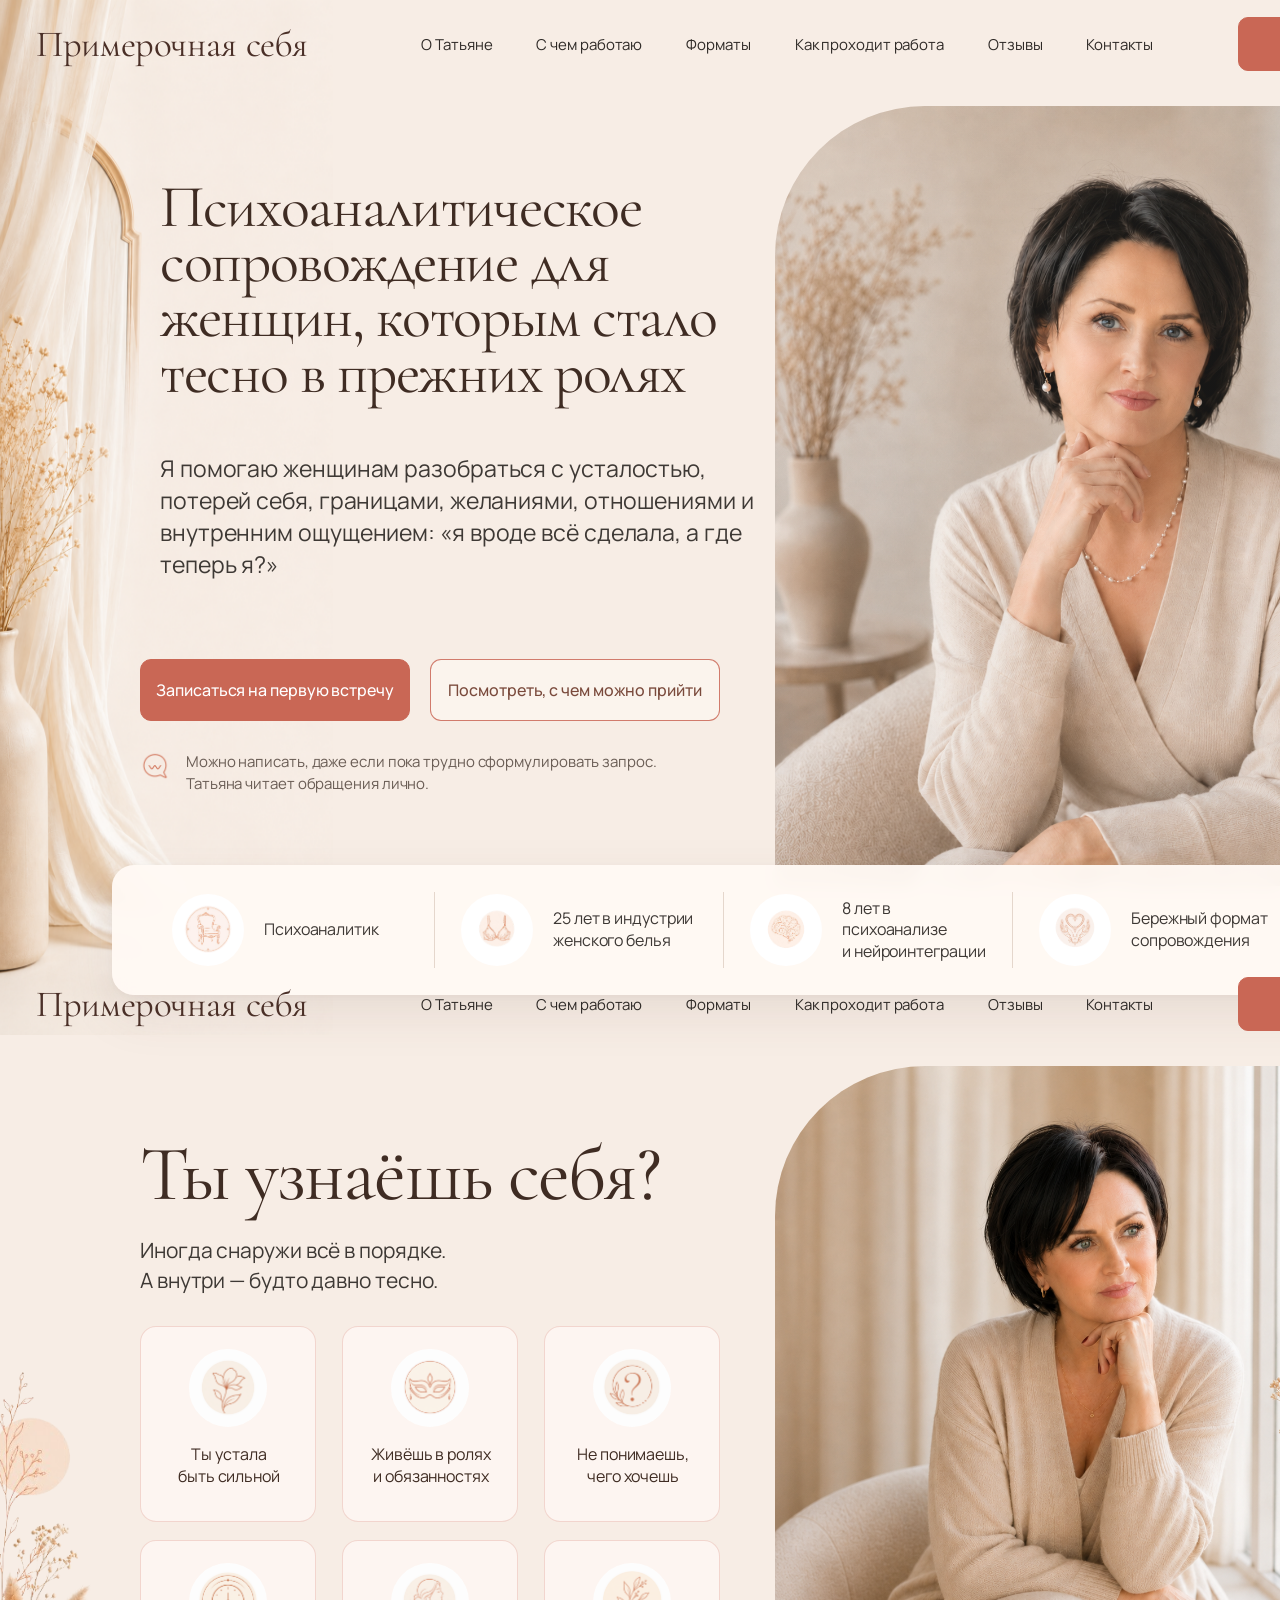
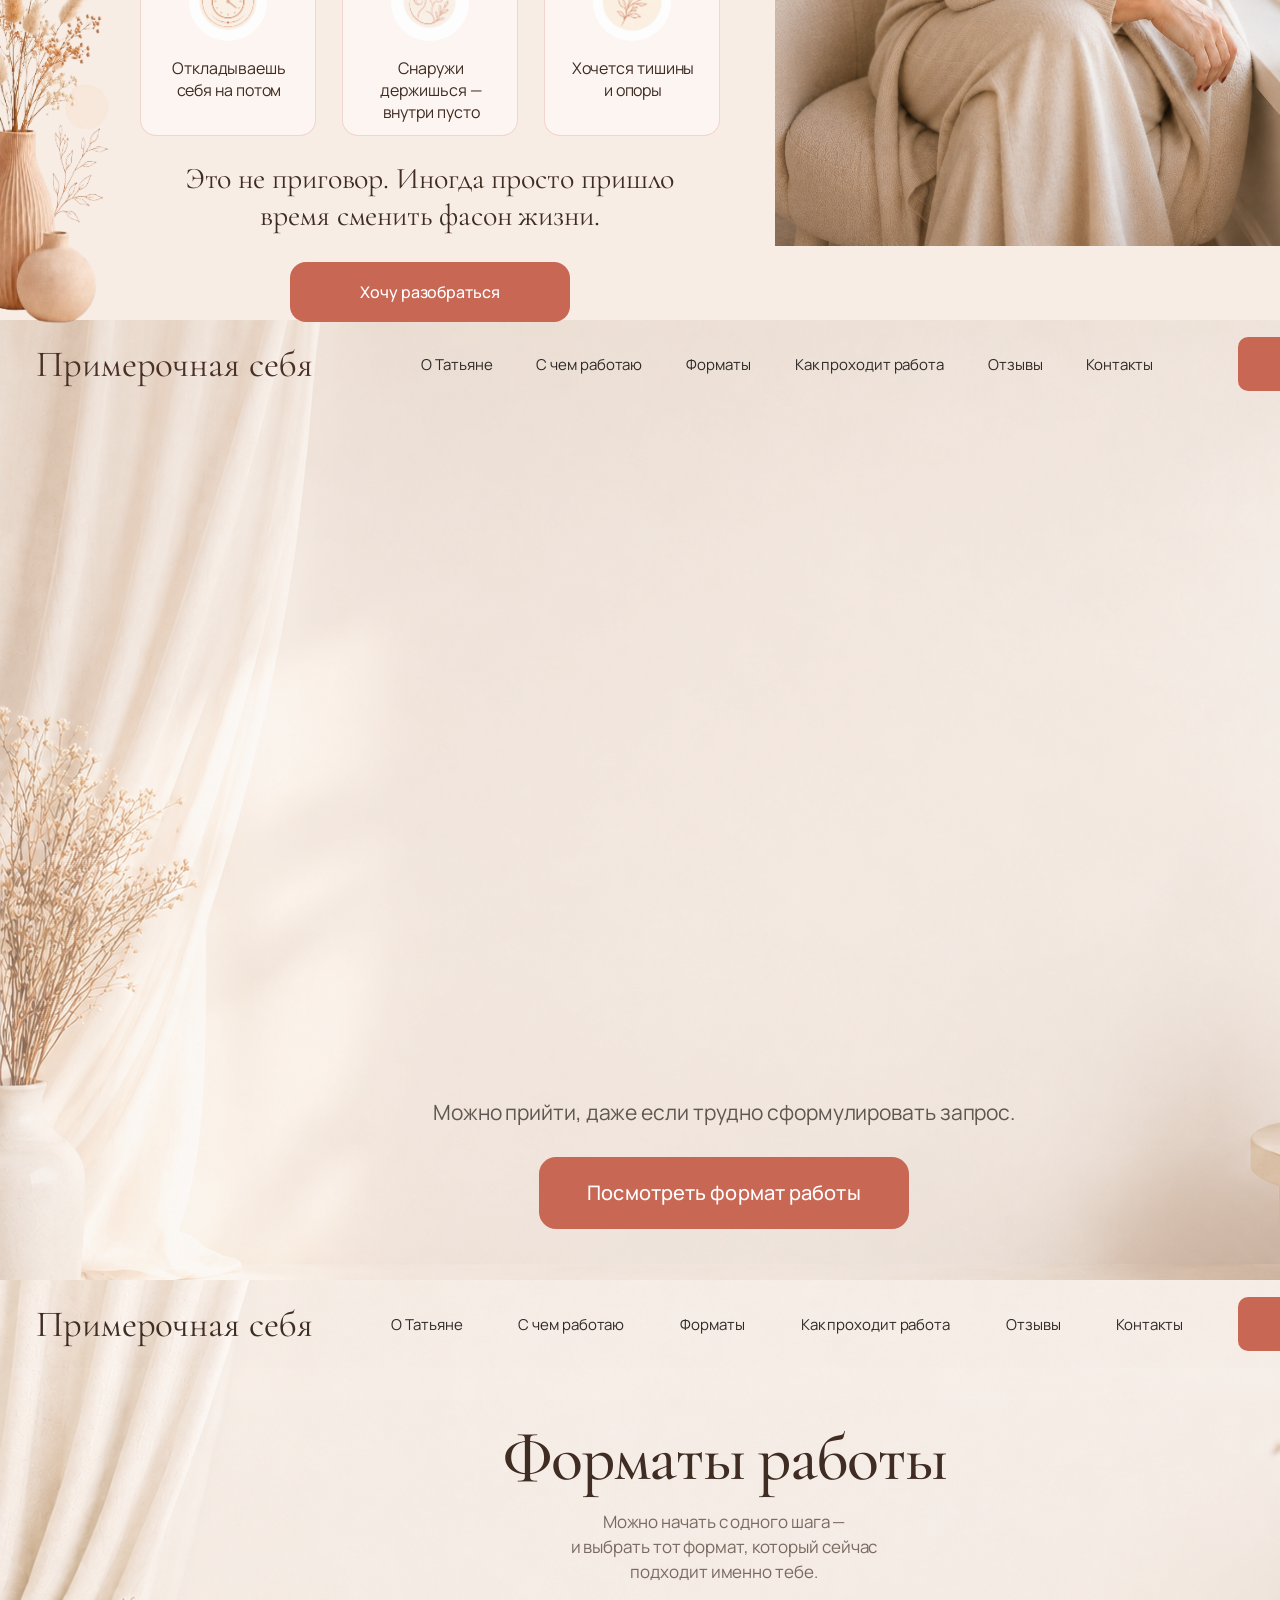
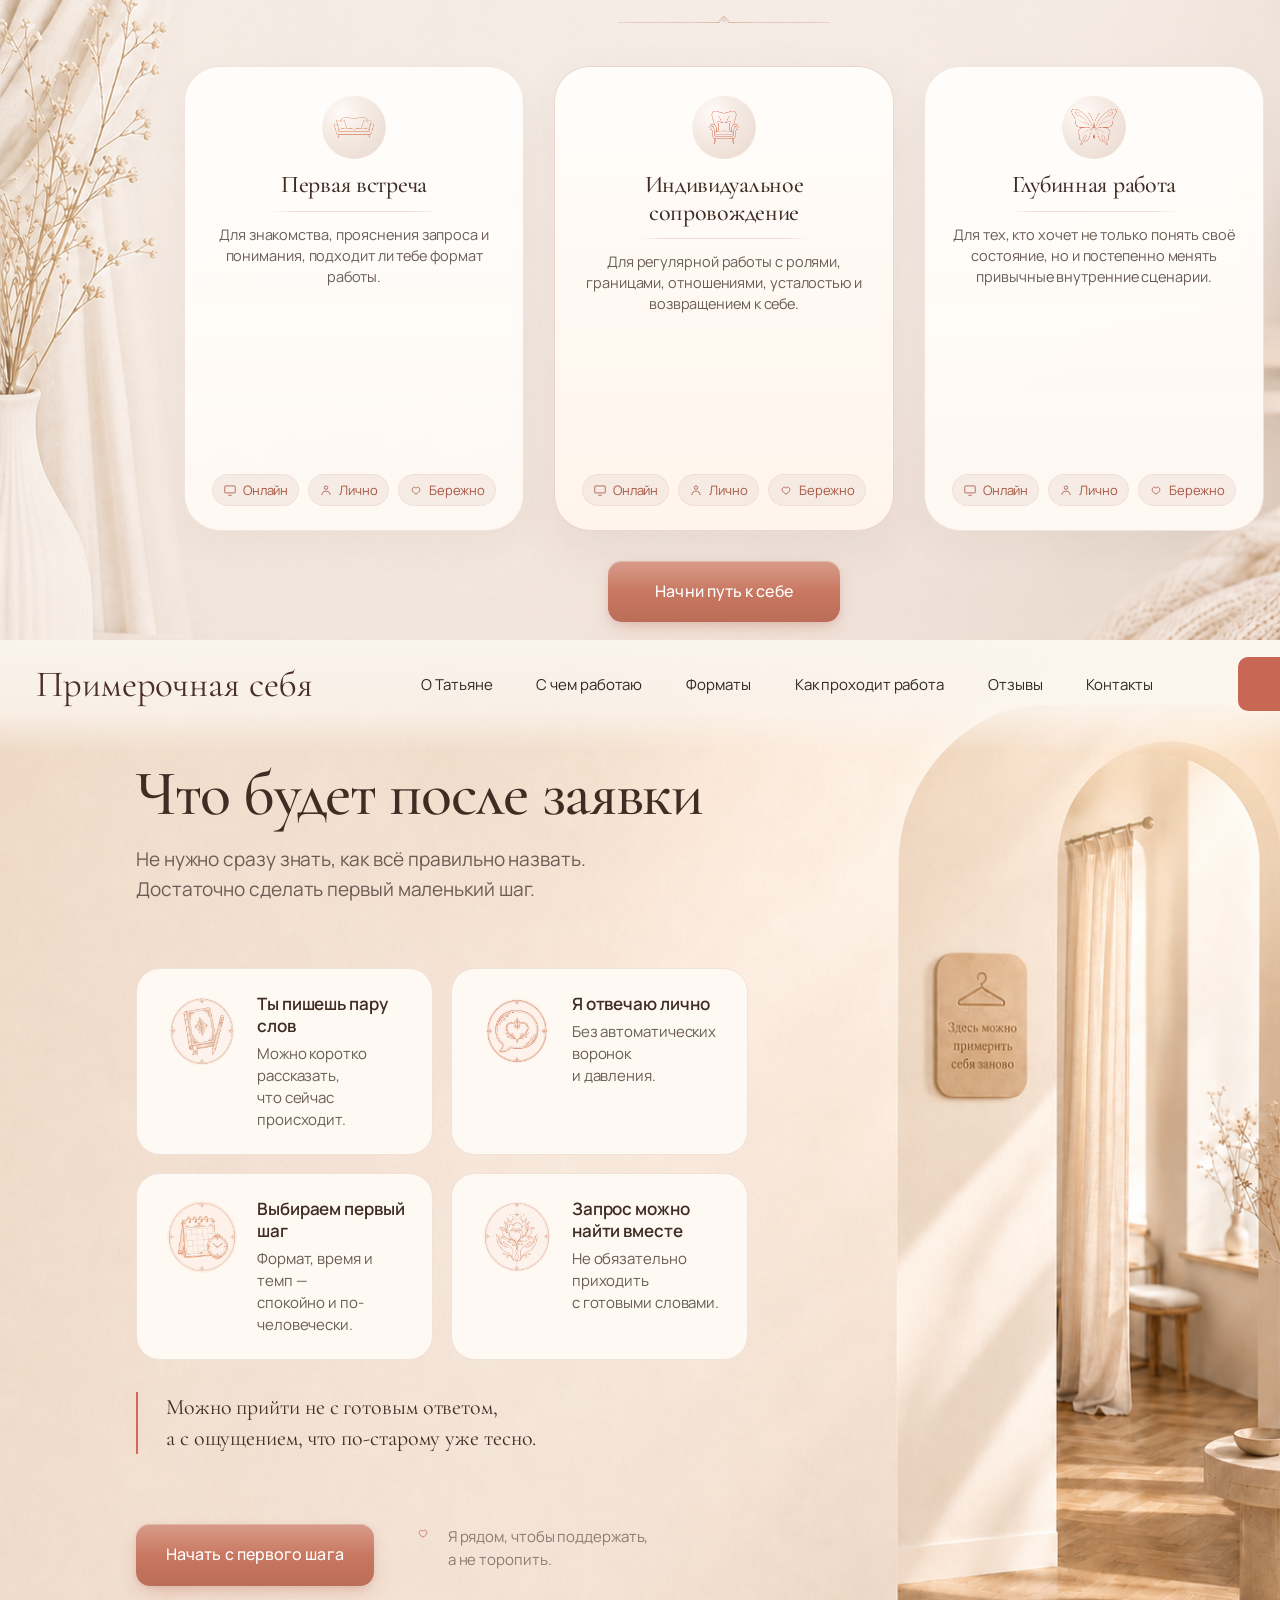
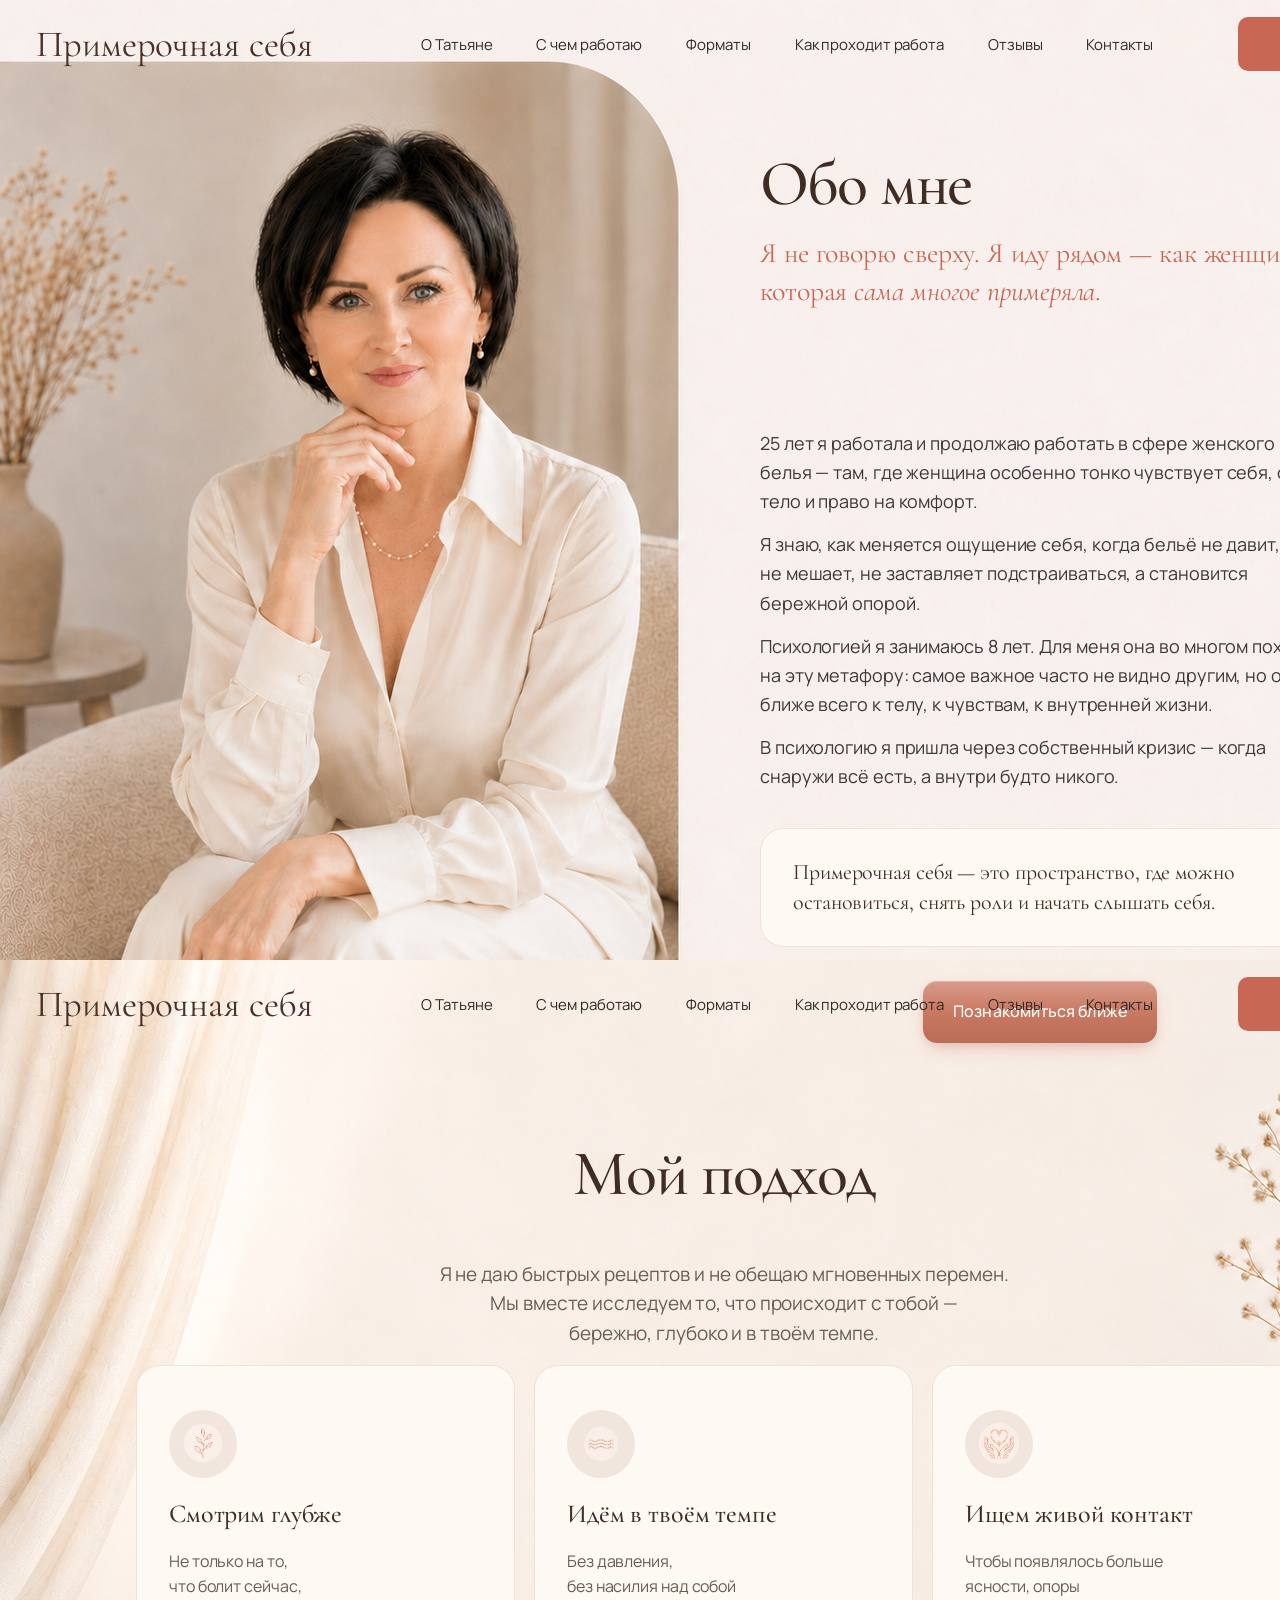
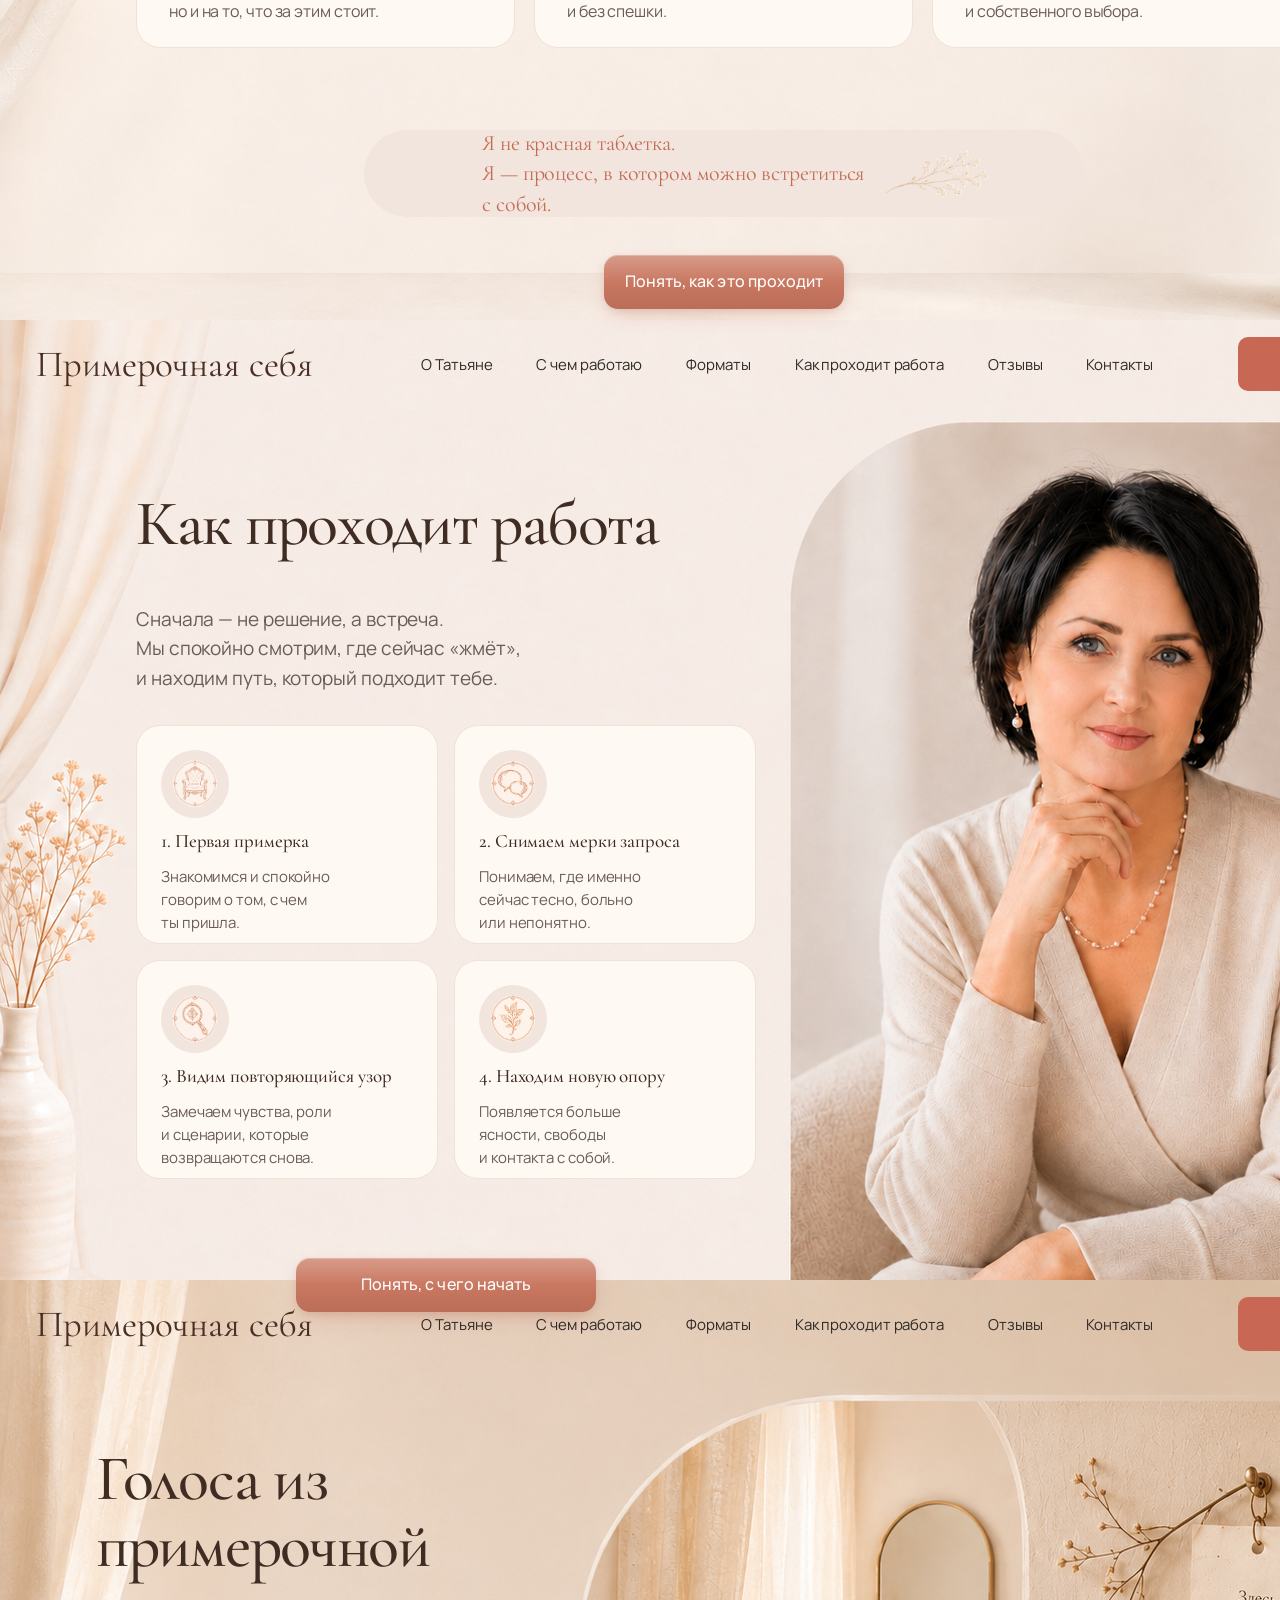
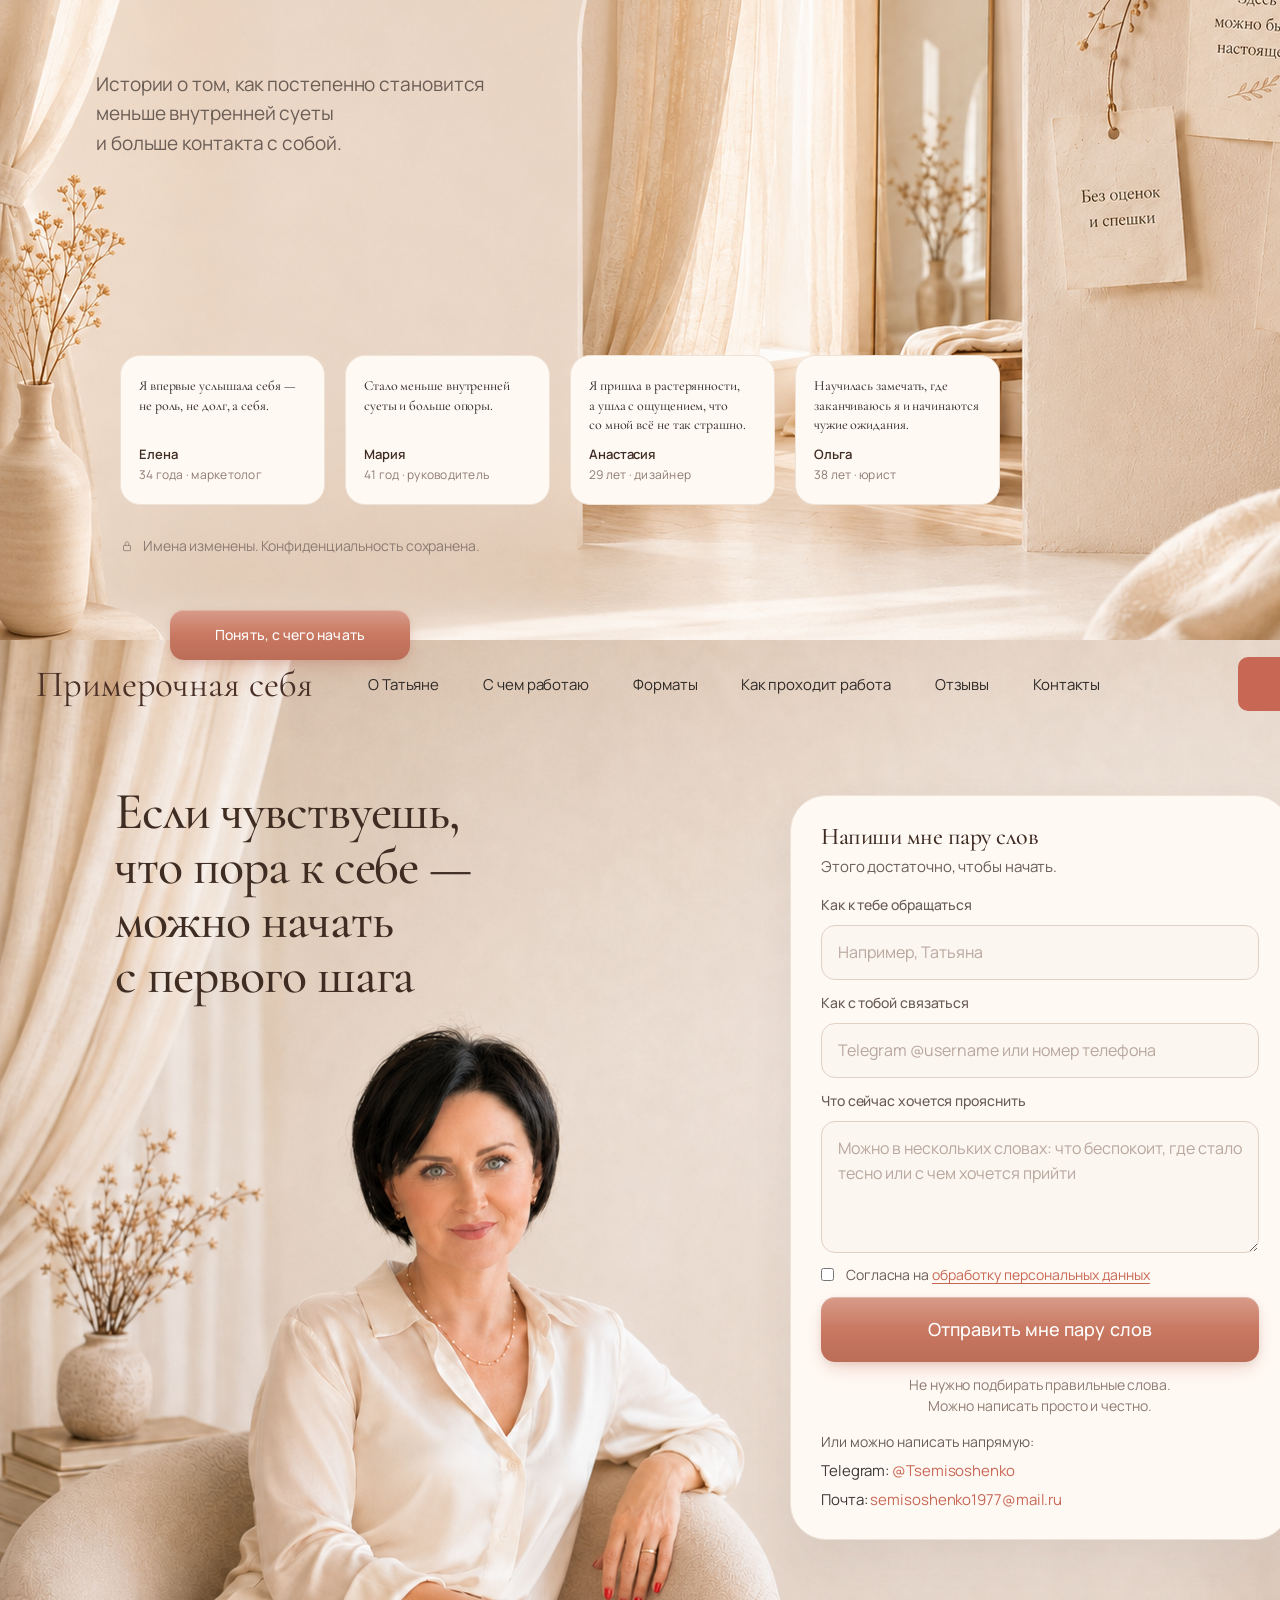
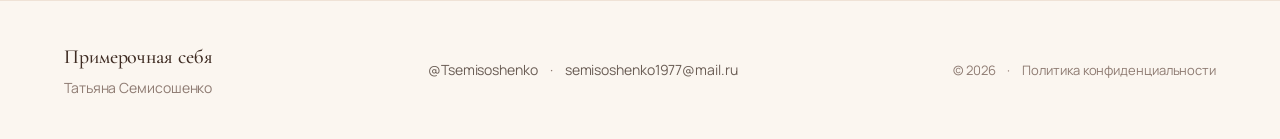
<file: index.html>
<!DOCTYPE html>
<html lang="ru">
<head>
  <meta charset="UTF-8" />
  <meta name="viewport" content="width=device-width, initial-scale=1.0" />
  <title>Примерочная себя — бережное пространство для встречи с собой</title>
  <meta name="description" content="Мягкая работа с запросами, внутренними изменениями и возвращением к себе. Можно прийти без точных слов — достаточно ощущения, что по-старому уже тесно." />
  <meta property="og:title" content="Примерочная себя — бережное пространство для встречи с собой" />
  <meta property="og:description" content="Мягкая работа с запросами, внутренними изменениями и возвращением к себе. Можно прийти без точных слов — достаточно ощущения, что по-старому уже тесно." />
  <meta name="twitter:title" content="Примерочная себя — бережное пространство для встречи с собой" />
  <meta name="twitter:description" content="Мягкая работа с запросами, внутренними изменениями и возвращением к себе. Можно прийти без точных слов — достаточно ощущения, что по-старому уже тесно." />

  <link rel="preconnect" href="https://fonts.googleapis.com" />
  <link rel="preconnect" href="https://fonts.gstatic.com" crossorigin />
  <link href="https://fonts.googleapis.com/css2?family=Cormorant+Garamond:wght@400;500;600&family=Manrope:wght@300;400;500;600&family=Onest:wght@300;400;500;600&display=swap" rel="stylesheet" />

  <link rel="stylesheet" href="styles.css" />
</head>
<body>

  <!-- ═══════════════════════════════════════════════════════════════
       HERO SECTION — собрано строго по ПОЛНОЕ ТЗ §17 (1448×1086 desktop 1:1)
       ═══════════════════════════════════════════════════════════════ -->
  <section class="hero-section">

    <!-- Шаг 8: левая декоративная композиция одним PNG (штора + арка + ваза) -->
    <img src="icons/hero-left-composition.png" alt="" class="hero-left-composition" aria-hidden="true" />

    <header class="site-header">
      <a class="logo" href="#top">Примерочная себя</a>
      <nav class="main-nav" aria-label="Основная навигация">
        <a href="#about">О Татьяне</a>
        <a href="#requests">С чем работаю</a>
        <a href="#formats">Форматы</a>
        <a href="#process">Как проходит работа</a>
        <a href="#reviews">Отзывы</a>
        <a href="#contact">Контакты</a>
      </nav>
      <a class="header-button" href="#contact">Записаться</a>
    </header>

    <div class="hero">

      <div class="hero-content">

        <h1 class="hero-title">
          Психоаналитическое сопровождение для женщин, которым стало тесно в прежних ролях
        </h1>

        <p class="hero-description">
          Я помогаю женщинам разобраться с усталостью, потерей себя, границами, желаниями, отношениями и внутренним ощущением: «я вроде всё сделала, а где теперь я?»
        </p>

        <div class="hero-actions">
          <a class="button-primary" href="#contact">Записаться на первую встречу</a>
          <a class="button-secondary" href="#requests">Посмотреть, с чем можно прийти</a>
        </div>

        <div class="hero-note">
          <img src="icons/trust-message.png" alt="" class="hero-note-icon" aria-hidden="true" />
          <p class="hero-note-text">
            Можно написать, даже если пока трудно сформулировать запрос. Татьяна читает обращения лично.
          </p>
        </div>
      </div>

      <div class="hero-photo">
        <img src="photos/Таня1.1.png" alt="Татьяна Семисошенко" loading="eager" />
      </div>

      <div class="hero-benefits">
        <div class="benefit-item">
          <div class="benefit-icon-circle">
            <img class="benefit-icon-img benefit-icon-img--chair" src="icons/benefit-chair.png" alt="" aria-hidden="true" />
          </div>
          <p class="benefit-text">Психоаналитик</p>
        </div>

        <div class="benefit-item">
          <div class="benefit-icon-circle">
            <img class="benefit-icon-img benefit-icon-img--bra" src="icons/benefit-bra.png" alt="" aria-hidden="true" />
          </div>
          <p class="benefit-text">25 лет в индустрии<br>женского белья</p>
        </div>

        <div class="benefit-item">
          <div class="benefit-icon-circle">
            <img class="benefit-icon-img benefit-icon-img--brain" src="icons/benefit-brain.png" alt="" aria-hidden="true" />
          </div>
          <p class="benefit-text">8 лет в психоанализе<br>и нейроинтеграции</p>
        </div>

        <div class="benefit-item">
          <div class="benefit-icon-circle">
            <img class="benefit-icon-img benefit-icon-img--care" src="icons/benefit-care.png" alt="" aria-hidden="true" />
          </div>
          <p class="benefit-text">Бережный формат<br>сопровождения</p>
        </div>
      </div>

    </div>
  </section>

  <main id="top">

    <!-- ─────────────  2. ТЫ УЗНАЁШЬ СЕБЯ?  (1448×1086 desktop 1:1)  ───────────── -->
    <section class="recognition-section" id="recognition">

      <!-- Левая декоративная композиция в crop-wrapper (вазa частично, акцент на ветки) -->
      <div class="recognition-left-decor-wrap" aria-hidden="true">
        <img src="icons/recognition-left-composition.png" alt="" class="recognition-left-decor" />
      </div>

      <!-- Header (копия первого экрана, без линии под ним) -->
      <header class="site-header">
        <a class="logo" href="#top">Примерочная себя</a>
        <nav class="main-nav" aria-label="Основная навигация">
          <a href="#about">О Татьяне</a>
          <a href="#requests">С чем работаю</a>
          <a href="#formats">Форматы</a>
          <a href="#process">Как проходит работа</a>
          <a href="#reviews">Отзывы</a>
          <a href="#contact">Контакты</a>
        </nav>
        <a class="header-button" href="#contact">Записаться</a>
      </header>

      <!-- Правая фото-зона -->
      <div class="recognition-photo">
        <img src="photos/Таня 2.2.png" alt="Татьяна Семисошенко" loading="lazy" />
      </div>

      <!-- Левая контентная колонка -->
      <div class="recognition-content">
        <h2 class="recognition-title">Ты узнаёшь себя?</h2>

        <p class="recognition-subtitle">
          Иногда снаружи всё в&nbsp;порядке.<br/>
          А&nbsp;внутри&nbsp;— будто давно тесно.
        </p>

        <ul class="recognition-cards">
          <li class="recognition-card">
            <span class="recognition-icon-wrap" aria-hidden="true">
              <img class="recognition-icon-img" src="icons/recognition-flower-ready.png" alt="" />
            </span>
            <p class="recognition-card-text">Ты&nbsp;устала<br/>быть сильной</p>
          </li>
          <li class="recognition-card">
            <span class="recognition-icon-wrap" aria-hidden="true">
              <img class="recognition-icon-img" src="icons/recognition-mask-ready.png" alt="" />
            </span>
            <p class="recognition-card-text">Живёшь в&nbsp;ролях<br/>и&nbsp;обязанностях</p>
          </li>
          <li class="recognition-card">
            <span class="recognition-icon-wrap" aria-hidden="true">
              <img class="recognition-icon-img" src="icons/recognition-question-ready.png" alt="" />
            </span>
            <p class="recognition-card-text">Не&nbsp;понимаешь,<br/>чего хочешь</p>
          </li>
          <li class="recognition-card">
            <span class="recognition-icon-wrap" aria-hidden="true">
              <img class="recognition-icon-img" src="icons/recognition-clock-ready.png" alt="" />
            </span>
            <p class="recognition-card-text">Откладываешь<br/>себя на&nbsp;потом</p>
          </li>
          <li class="recognition-card">
            <span class="recognition-icon-wrap" aria-hidden="true">
              <img class="recognition-icon-img" src="icons/recognition-girl-ready.png" alt="" />
            </span>
            <p class="recognition-card-text">Снаружи держишься&nbsp;—<br/>внутри пусто</p>
          </li>
          <li class="recognition-card">
            <span class="recognition-icon-wrap" aria-hidden="true">
              <img class="recognition-icon-img" src="icons/recognition-branch-ready.png" alt="" />
            </span>
            <p class="recognition-card-text">Хочется тишины<br/>и&nbsp;опоры</p>
          </li>
        </ul>

        <div class="recognition-divider"></div>

        <p class="recognition-quote">
          Это не&nbsp;приговор. Иногда просто пришло<br/>время сменить фасон жизни.
        </p>

        <a class="recognition-button" href="#contact">Хочу разобраться</a>
      </div>

    </section>

    <!-- ─────────────  3. С ЧЕМ Я РАБОТАЮ  ───────────── -->
    <section class="requests requests-section section" id="requests">
      <img src="icons/requests-left-composition.png" alt="" class="requests-left-decor" aria-hidden="true" />
      <img src="icons/requests-right-composition.png" alt="" class="requests-right-decor" aria-hidden="true" />
      <header class="requests-topbar" aria-label="Навигация третьего экрана">
        <div class="requests-logo">Примерочная себя</div>
        <nav class="requests-nav" aria-label="Навигация третьего экрана">
          <a class="requests-nav-link" href="#about">О Татьяне</a>
          <a class="requests-nav-link" href="#requests">С чем работаю</a>
          <a class="requests-nav-link" href="#formats">Форматы</a>
          <a class="requests-nav-link" href="#process">Как проходит работа</a>
          <a class="requests-nav-link" href="#reviews">Отзывы</a>
          <a class="requests-nav-link" href="#contact">Контакты</a>
        </nav>
        <a class="requests-top-button" href="#contact">Записаться</a>
      </header>
      <div class="container requests-container">
        <header class="section-head requests-header reveal">
          <h2 class="serif requests-title">С чем я&nbsp;работаю</h2>
          <p class="section-sub requests-subtitle">
            Сюда приходят не&nbsp;потому, что с&nbsp;тобой что-то не&nbsp;так.<br/>
            А&nbsp;потому, что дальше по-старому уже тесно.
          </p>
        </header>

        <ul class="cards-grid cards-6 requests-grid">
          <li class="card card-rich requests-card reveal"
              data-request-letter="roles-masks"
              role="button"
              tabindex="0"
              aria-label="Открыть письмо «Роли и маски»">
            <span class="card-icon requests-card-icon" aria-hidden="true">
              <img class="requests-card-icon-img" src="icons/requests-mask-ready.png" alt="" width="28" height="28" />
            </span>
            <h3 class="requests-card-title"><strong>Роли и маски</strong></h3>
            <p class="requests-card-text">когда ты слишком<br />
            долго была удобной</p>
          </li>
          <li class="card card-rich requests-card reveal"
              data-request-letter="boundaries"
              role="button"
              tabindex="0"
              aria-label="Открыть письмо про личные границы">
            <span class="card-icon requests-card-icon" aria-hidden="true">
              <img class="requests-card-icon-img" src="icons/requests-shield-ready.png" alt="" width="28" height="28" />
            </span>
            <h3 class="requests-card-title"><strong>Границы</strong></h3>
            <p class="requests-card-text">когда трудно<br />
            говорить «нет»</p>
          </li>
          <li class="card card-rich requests-card reveal"
              data-request-letter="burnout"
              role="button"
              tabindex="0"
              aria-label="Открыть письмо «Усталость и выгорание»">
            <span class="card-icon requests-card-icon" aria-hidden="true">
              <img class="requests-card-icon-img" src="icons/requests-battery-ready.png" alt="" width="28" height="28" />
            </span>
            <h3 class="requests-card-title"><strong>Усталость<br />
            и выгорание</strong></h3>
            <p class="requests-card-text">когда сил<br />
            всё меньше</p>
          </li>
          <li class="card card-rich requests-card reveal"
              data-request-letter="relationships"
              role="button"
              tabindex="0"
              aria-label="Открыть письмо «Отношения»">
            <span class="card-icon requests-card-icon" aria-hidden="true">
              <img class="requests-card-icon-img" src="icons/requests-relationship-ready.png" alt="" width="28" height="28" />
            </span>
            <h3 class="requests-card-title"><strong>Отношения</strong></h3>
            <p class="requests-card-text">когда больно,<br />
            непонятно или одиноко</p>
          </li>
          <li class="card card-rich requests-card reveal"
              data-request-letter="inner-voice"
              role="button"
              tabindex="0"
              aria-label="Открыть письмо «Внутренний голос»">
            <span class="card-icon requests-card-icon" aria-hidden="true">
              <img class="requests-card-icon-img" src="icons/requests-inner-voice-ready.png" alt="" width="28" height="28" />
            </span>
            <h3 class="requests-card-title"><strong>Внутренний голос</strong></h3>
            <p class="requests-card-text">когда не слышно,<br />
            чего хочешь именно ты</p>
          </li>
          <li class="card card-rich requests-card reveal"
              data-request-letter="choice"
              role="button"
              tabindex="0"
              aria-label="Открыть письмо «Выбор»">
            <span class="card-icon requests-card-icon" aria-hidden="true">
              <img class="requests-card-icon-img" src="icons/requests-choice-ready.png" alt="" width="28" height="28" />
            </span>
            <h3 class="requests-card-title"><strong>Выбор</strong></h3>
            <p class="requests-card-text">когда пришло время<br />
            выбирать себя</p>
          </li>
        </ul>

        <p class="section-foot requests-foot reveal">
          Можно прийти, даже если трудно сформулировать запрос.
        </p>
        <div class="section-cta requests-cta reveal">
          <a href="#formats" class="btn btn-primary requests-button">Посмотреть формат работы</a>
        </div>
      </div>
    </section>

    <!-- ─────────────  REQUEST LETTER · пустая HTML-оболочка модального слоя (без JS/CSS/контента)  ───────────── -->
    <div class="request-letter-overlay" hidden>
      <div class="request-letter-dialog" role="dialog" aria-modal="true" aria-labelledby="request-letter-title">
        <button class="request-letter-close" type="button" aria-label="Закрыть письмо">
          ×
        </button>
        <header class="request-letter-topbar" aria-label="Шапка письма">
          <div class="request-letter-brand">
            <span class="request-letter-brand-mark" aria-hidden="true">
              <img class="request-letter-brand-img" src="icons/request-letter-hanger.png" alt="" width="52" height="42" />
            </span>
            <span class="request-letter-brand-copy">
              <span class="request-letter-brand-name">Примерочная себя</span>
              <span class="request-letter-brand-subtitle">пространство честных ответов</span>
            </span>
          </div>
          <nav class="request-letter-nav" aria-label="Навигация письма">
            <span class="request-letter-nav-link">Темы</span>
            <span class="request-letter-nav-link">Письма</span>
            <span class="request-letter-nav-link">О проекте</span>
            <span class="request-letter-nav-link">Записаться</span>
          </nav>
        </header>
        <div class="request-letter-content" id="request-letter-content">
        </div>
      </div>
    </div>

    <template id="request-letter-boundaries">
      <article class="request-letter-panel" aria-labelledby="request-letter-title">
        <p class="request-letter-kicker">письмо из примерочной</p>
        <div class="request-letter-divider" aria-hidden="true"></div>
        <h2 class="request-letter-title" id="request-letter-title">Личные границы</h2>
        <p class="request-letter-lead">Как научиться говорить «нет» без чувства вины</p>
        <div class="request-letter-body">
          <p><strong>Есть женщины, которые всегда на связи.</strong></p>
          <p>Им пишут — они отвечают. Их просят — они помогают. Им говорят: «Ты не занята?» — и они почти автоматически отвечают: «Нет, говори».</p>
          <p>Даже если заняты. Даже если устали. Даже если внутри уже есть маленькое, почти неслышное: <strong>«Я не хочу».</strong></p>
          <p>Телефон снова загорается. Просьба. Сообщение. Чужое ожидание.</p>
          <p><strong>И рука всё равно тянется ответить.</strong></p>
          <p>Потому что неудобно отказать. Потому что вдруг обидятся. Потому что «я же хорошая». Потому что «ну мне не сложно».</p>
          <p>А потом в какой-то момент становится сложно.</p>
          <p><strong>Очень.</strong></p>
          <h3 class="request-letter-block-title">Граница — это не стена</h3>
          <p>Многие боятся темы личных границ, потому что слышат в ней холодность.</p>
          <p>Как будто поставить границу — значит оттолкнуть, закрыться, перестать любить, стать жёсткой.</p>
          <p><strong>Но личные границы в отношениях — это не стена.</strong></p>
          <p><strong>Граница — это кожа.</strong></p>
          <p>То место, где ты заканчиваешься и начинается другой человек.</p>
          <p>Без кожи больно. Любое прикосновение становится слишком сильным. Любая просьба — давлением. Любое ожидание — вторжением. Любой чужой дискомфорт — твоей ответственностью.</p>
          <p><strong>И тогда внутри появляется сквозняк.</strong></p>
          <p>Ты вроде бы рядом со всеми, но всё меньше рядом с собой.</p>
        </div>
        <div class="request-letter-prompt">
          <img class="request-letter-prompt-visual" src="icons/request-letter-tag-base.png" alt="Вопрос для само-примерки: Где я говорю «да», хотя внутри уже давно звучит «нет»?" />
        </div>
        <footer class="request-letter-footer">
          <p class="request-letter-invite">Если тебя всё время «дует» от чужих ожиданий, можно прийти и посмотреть, где нужна твоя граница.</p>
          <a class="request-letter-button" href="#contact">Хочу понять, где мне жмёт</a>
          <p class="request-letter-note">Нажми, чтобы продолжить путь к себе</p>
        </footer>
      </article>
    </template>

    <template id="request-letter-roles-masks">
      <article class="request-letter-panel" aria-labelledby="request-letter-title-roles-masks">
        <p class="request-letter-kicker">письмо из примерочной</p>
        <div class="request-letter-divider" aria-hidden="true"></div>
        <h2 class="request-letter-title" id="request-letter-title-roles-masks">Роли и маски</h2>
        <p class="request-letter-lead">Как перестать играть роли и вернуться к себе</p>
        <div class="request-letter-body">
          <p>Иногда мы так долго носим свои роли, что перестаём замечать: где заканчивается роль — и где начинаемся мы сами.</p>
          <p>Мама. Жена. Дочь. Руководитель. Опора. Та, которая всё выдержит. Та, которая не подведёт. Та, которая улыбнётся, даже если внутри давно нет сил.</p>
          <p>Снаружи всё может выглядеть очень красиво. Женщина собрана. У неё дела, ответственность, статус, люди, которые на неё опираются.</p>
          <p>Но однажды утром она смотрит в зеркало и вдруг ловит странное ощущение:</p>
          <p><strong>«Я вроде бы есть. Но где здесь я настоящая?»</strong></p>
          <h3 class="request-letter-block-title">Когда роль начинает носить тебя</h3>
          <p>Роли сами по себе не плохи. Они помогают нам жить. В разных ситуациях мы действительно бываем разными: где-то строгими, где-то заботливыми, где-то собранными, где-то сильными.</p>
          <p>Но иногда роль перестаёт быть временным костюмом и становится второй кожей.</p>
          <p>Ты уже не просто «включаешь» сильную женщину, когда это нужно. Ты всё время живёшь так, будто права на слабость нет.</p>
          <p>Ты не просто заботишься. Ты становишься той, кто должна чувствовать всех, кроме себя.</p>
          <p>Так появляются роли и маски в жизни женщины: не из желания обманывать, а из попытки выжить, быть принятой, нужной, любимой.</p>
          <p><strong>Синдром сильной женщины часто выглядит достойно только со стороны.</strong> А внутри он может ощущаться как тесный корсет: держит форму, но не даёт дышать.</p>
        </div>
        <div class="request-letter-prompt">
          <img class="request-letter-prompt-visual" src="icons/request-letter-tag-roles-masks.png" alt="Вопрос для само-примерки: Какую роль я ношу так давно, что уже приняла её за себя?" />
        </div>
        <footer class="request-letter-footer">
          <p class="request-letter-invite">Если ты узнала себя в этом тексте, можно начать с одной бережной встречи в личной примерочной.</p>
          <a class="request-letter-button" href="#contact">Хочу понять, где мне жмёт</a>
          <p class="request-letter-note">Нажми, чтобы продолжить путь к себе</p>
        </footer>
      </article>
    </template>

    <template id="request-letter-burnout">
      <article class="request-letter-panel" aria-labelledby="request-letter-title-burnout">
        <p class="request-letter-kicker">письмо из примерочной</p>
        <div class="request-letter-divider" aria-hidden="true"></div>
        <h2 class="request-letter-title" id="request-letter-title-burnout">Усталость и выгорание</h2>
        <p class="request-letter-lead">Когда жизнь сидит красиво, но ткань больше не дышит</p>
        <div class="request-letter-body">
          <p>Есть особая усталость, которую трудно объяснить.</p>
          <p>Ты вроде бы спишь. Вроде бы отдыхаешь. Вроде бы ничего страшного не произошло.</p>
          <p>Но утром нет сил.</p>
          <p>Не хочется отвечать. Не хочется улыбаться. Не хочется быть внимательной, собранной, понимающей, эффективной.</p>
          <p>Даже простые дела становятся тяжёлыми, как будто на теле надет красивый, но совершенно недышащий комплект.</p>
          <p>Снаружи всё может выглядеть достойно.</p>
          <p>Работа идёт. Дом держится. Люди рядом привыкли, что ты справляешься.</p>
          <p><strong>А внутри — нет воздуха.</strong></p>
          <h3 class="request-letter-block-title">Выгорание не всегда выглядит как катастрофа</h3>
          <p>Эмоциональное выгорание у женщин не всегда приходит громко.</p>
          <p>Не всегда это резкое падение, истерика или полный отказ от дел.</p>
          <p>Иногда оно приходит как постепенное исчезновение вкуса к жизни.</p>
          <p>То, что раньше радовало, становится «ещё одним пунктом».</p>
          <p>Разговоры утомляют. Просьбы раздражают. Даже отдых не восстанавливает, потому что внутри продолжает работать невидимый мотор: надо, должна, соберись, ещё чуть-чуть.</p>
          <p>Женщина может долго не признавать признаки эмоционального выгорания, потому что привыкла быть сильной.</p>
          <p>Но иногда дело не в лени.</p>
          <p><strong>Иногда ткань действительно перестала дышать.</strong></p>
        </div>
        <div class="request-letter-prompt">
          <img class="request-letter-prompt-visual" src="icons/request-letter-tag-burnout.png" alt="Вопрос для само-примерки: Где я продолжаю носить то, из чего уже давно выросла?" />
        </div>
        <footer class="request-letter-footer">
          <p class="request-letter-invite">Если ты давно держишься на последней застёжке, можно прийти и спокойно посмотреть, что именно перестало дышать.</p>
          <a class="request-letter-button" href="#contact">Хочу понять, где мне жмёт</a>
          <p class="request-letter-note">Нажми, чтобы продолжить путь к себе</p>
        </footer>
      </article>
    </template>

    <template id="request-letter-relationships">
      <article class="request-letter-panel" aria-labelledby="request-letter-title-relationships">
        <p class="request-letter-kicker">письмо из примерочной</p>
        <div class="request-letter-divider" aria-hidden="true"></div>
        <h2 class="request-letter-title" id="request-letter-title-relationships">Отношения</h2>
        <p class="request-letter-lead">Как не потерять себя рядом с другим</p>
        <div class="request-letter-body">
          <p>В отношениях можно быть очень внимательной.</p>
          <p>Чувствовать настроение другого. Угадывать, когда лучше промолчать. Помнить, что он любит, чего не любит, на что обижается, где лучше уступить.</p>
          <p>Можно годами быть той, кто сглаживает углы.</p>
          <p>Той, кто понимает.</p>
          <p>Той, кто терпит.</p>
          <p>Той, кто умеет не создавать проблем.</p>
          <p>И однажды обнаружить: рядом кто-то есть, отношения есть, история есть — а себя в этом почти не слышно.</p>
          <p>Так начинается важный вопрос: как не потерять себя в отношениях, где вроде бы есть близость, но всё меньше места для тебя.</p>
          <h3 class="request-letter-block-title">Когда комплект сшит не по твоей мерке</h3>
          <p>Отношения иногда похожи на красивый комплект, который вроде бы должен подходить.</p>
          <p>Со стороны всё выглядит нормально. Может быть, даже хорошо.</p>
          <p>Но внутри что-то тянет.</p>
          <p>Где-то приходится втягивать живот. Где-то осторожно двигаться. Где-то молчать, чтобы не треснул шов.</p>
          <p>Женщина может долго объяснять себе: «У всех так», «Надо быть мудрее», «Он не специально», «Я просто слишком чувствительная».</p>
          <p>Но тело знает.</p>
          <p>Тело чувствует, где рядом с другим человеком ты перестаёшь быть собой.</p>
          <p>Иногда вопрос «как разобраться в отношениях» становится не про то, кто прав, а про то, где в этих отношениях исчезаешь ты.</p>
        </div>
        <div class="request-letter-prompt">
          <img class="request-letter-prompt-visual" src="icons/request-letter-tag-relationships.png" alt="Вопрос для само-примерки: В каких отношениях я всё время подгоняю себя под чужой размер?" />
        </div>
        <footer class="request-letter-footer">
          <p class="request-letter-invite">Если в отношениях тебе тесно, но ты не понимаешь где именно, можно прийти и снять первые мерки.</p>
          <a class="request-letter-button" href="#contact">Хочу понять, где мне жмёт</a>
          <p class="request-letter-note">Нажми, чтобы продолжить путь к себе</p>
        </footer>
      </article>
    </template>

    <template id="request-letter-inner-voice">
      <article class="request-letter-panel" aria-labelledby="request-letter-title-inner-voice">
        <p class="request-letter-kicker">письмо из примерочной</p>
        <div class="request-letter-divider" aria-hidden="true"></div>
        <h2 class="request-letter-title" id="request-letter-title-inner-voice">Внутренний голос</h2>
        <p class="request-letter-lead">Как услышать себя и понять, чего я хочу</p>
        <div class="request-letter-body">
          <p>Иногда самый трудный вопрос звучит очень просто:</p>
          <p><strong>«А ты сама чего хочешь?»</strong></p>
          <p>И вдруг внутри становится тихо.</p>
          <p>Не потому что желаний нет.</p>
          <p>А потому что собственный голос давно говорит шёпотом.</p>
          <p>Его перекрывают другие голоса: надо, правильно, поздно, некрасиво, эгоистично, не время, что скажут, кому это нужно, будь разумной.</p>
          <p>Женщина может быть умной, сильной, опытной. Может принимать сложные решения на работе, заботиться о семье, помогать другим.</p>
          <p>Но когда дело касается её самой, появляется растерянность.</p>
          <p>Как будто внутри нет доступа к простому: <strong>«Я хочу».</strong></p>
          <h3 class="request-letter-block-title">Внутренний голос как тонкая нить</h3>
          <p>Внутренний голос не всегда звучит громко.</p>
          <p>Это не готовая инструкция и не мгновенный ответ на вопрос «как понять, чего я хочу в жизни».</p>
          <p>Иногда это еле заметное движение.</p>
          <p>Тепло в теле. Лёгкость. Интерес.</p>
          <p>Или наоборот — сжатие, тяжесть, внутреннее «не туда».</p>
          <p>Если долго не слушать эту нить, она не исчезает. Но запутывается среди чужих ожиданий, правил и привычки спрашивать разрешения.</p>
          <p>Тогда женщине проще спросить совета, чем услышать себя.</p>
          <p>Проще выбрать «как надо», чем проверить «как мне».</p>
          <p><strong>Проще быть правильной, чем живой.</strong></p>
        </div>
        <div class="request-letter-prompt">
          <img class="request-letter-prompt-visual" src="icons/request-letter-tag-inner-voice.png" alt="Вопрос для само-примерки: Чей голос я слышу внутри, когда говорю себе: «нельзя», «рано», «глупо», «не для меня»?" />
        </div>
        <footer class="request-letter-footer">
          <p class="request-letter-invite">Если твой голос давно звучит шёпотом, можно прийти в пространство, где его услышат бережно.</p>
          <a class="request-letter-button" href="#contact">Хочу понять, где мне жмёт</a>
          <p class="request-letter-note">Нажми, чтобы продолжить путь к себе</p>
        </footer>
      </article>
    </template>

    <template id="request-letter-choice">
      <article class="request-letter-panel" aria-labelledby="request-letter-title-choice">
        <p class="request-letter-kicker">письмо из примерочной</p>
        <div class="request-letter-divider" aria-hidden="true"></div>
        <h2 class="request-letter-title" id="request-letter-title-choice">Выбор</h2>
        <p class="request-letter-lead">Как принять решение и сделать выбор в пользу себя</p>
        <div class="request-letter-body">
          <p>Выбор часто представляют как свободу.</p>
          <p>Но в реальной жизни он не всегда ощущается легко.</p>
          <p>Иногда перед женщиной будто чистый лист. Можно сказать «да». Можно сказать «нет». Можно остаться. Можно уйти. Можно начать. Можно отказаться. Можно выбрать себя.</p>
          <p>И вместо радости приходит тревога.</p>
          <p>А вдруг неправильно?</p>
          <p>А вдруг пожалею?</p>
          <p>А вдруг кто-то обидится?</p>
          <p>А вдруг я не справлюсь с последствиями?</p>
          <p>Так рождается страх выбора.</p>
          <p>Женщина может снова и снова спрашивать себя, как принять решение, но внутри слышать только тревожное: <strong>«Я боюсь сделать выбор».</strong></p>
          <p>И тогда выбор откладывается.</p>
          <h3 class="request-letter-block-title">Выбор как примерка нового фасона</h3>
          <p>Старый фасон может жать.</p>
          <p>Но он знакомый.</p>
          <p>Ты уже знаешь, где он тянет, где натирает, где нужно потерпеть, как в нём двигаться, как сидеть, как не делать резких движений.</p>
          <p>Новый фасон может оказаться твоим.</p>
          <p>Но пока он непривычен.</p>
          <p>И в этой примерочной между старым и новым становится особенно тихо.</p>
          <p>Потому что любой выбор — это не только приобретение.</p>
          <p>Это ещё и потеря того, что не выбрано.</p>
          <p>Именно поэтому иногда так трудно сделать шаг.</p>
          <p>Не потому что ты слабая.</p>
          <p><strong>А потому что ты чувствуешь цену.</strong></p>
        </div>
        <div class="request-letter-prompt">
          <img class="request-letter-prompt-visual" src="icons/request-letter-tag-choice.png" alt="Вопрос для само-примерки: Что я продолжаю выбирать по привычке, хотя внутри уже знаю: это не мой размер?" />
        </div>
        <footer class="request-letter-footer">
          <p class="request-letter-invite">Если ты стоишь в примерочной между старым и новым, можно прийти и спокойно услышать, где твоё.</p>
          <a class="request-letter-button" href="#contact">Хочу понять, где мне жмёт</a>
          <p class="request-letter-note">Нажми, чтобы продолжить путь к себе</p>
        </footer>
      </article>
    </template>

    <template id="format-letter-first-meeting">
      <article class="request-letter-panel" id="first-meeting-letter" aria-labelledby="request-letter-title-first-meeting">
        <p class="request-letter-kicker">письмо из примерочной</p>
        <div class="request-letter-divider" aria-hidden="true"></div>
        <h2 class="request-letter-title" id="request-letter-title-first-meeting">Первая встреча</h2>
        <p class="request-letter-lead">
          Для знакомства, прояснения запроса<br />
          и понимания, подходим ли мы друг другу.
        </p>
        <div class="request-letter-body">
          <p>
            Первая встреча — это спокойное пространство, где можно прийти с тем,
            что сейчас беспокоит: усталость, тревога, запутанность в отношениях,
            ощущение, что ты всё время «должна», но уже не понимаешь, чего хочешь сама.
          </p>
          <p>
            Мы не будем торопиться с выводами и решениями. Сначала важно помочь тебе
            услышать себя, увидеть, где именно «жмёт», и понять, какой формат поддержки
            сейчас будет для тебя бережным и полезным.
          </p>
        </div>
        <div class="request-letter-body">
          <h3 class="request-letter-block-title">На встрече мы можем:</h3>
          <ul>
            <li>сформулировать твой запрос;</li>
            <li>разобраться, с чего начать;</li>
            <li>увидеть повторяющиеся сценарии;</li>
            <li>понять, подходит ли тебе моя манера работы;</li>
            <li>выбрать дальнейший формат или ограничиться одной встречей.</li>
          </ul>
        </div>
        <div class="request-letter-body">
          <h3 class="request-letter-block-title">Подходит, если ты:</h3>
          <ul>
            <li>давно думаешь о работе с собой, но не знаешь, с чего начать;</li>
            <li>хочешь познакомиться со мной и почувствовать контакт;</li>
            <li>не готова сразу заходить в долгую работу;</li>
            <li>хочешь разобраться в одной конкретной ситуации.</li>
          </ul>
        </div>
        <div class="request-letter-body">
          <h3 class="request-letter-block-title">Итог встречи:</h3>
          <p>
            у тебя появится больше ясности: что с тобой происходит,
            куда смотреть дальше и какой шаг сейчас будет не насилием
            над собой, а поддержкой.
          </p>
        </div>
        <div class="request-letter-prompt">
          <img class="request-letter-prompt-visual" src="icons/mozhno-priyti.png" alt="" aria-hidden="true" />
        </div>
        <footer class="request-letter-footer">
          <a class="request-letter-button" href="#contact">Давай познакомимся</a>
          <p class="request-letter-note">♡ Я рядом, чтобы поддержать, а не торопить.</p>
        </footer>
      </article>
    </template>

    <template id="format-letter-individual">
      <article class="request-letter-panel" id="individual-letter" aria-labelledby="request-letter-title-individual">
        <p class="request-letter-kicker">письмо из примерочной</p>
        <div class="request-letter-divider" aria-hidden="true"></div>
        <h2 class="request-letter-title" id="request-letter-title-individual">Индивидуальное сопровождение</h2>
        <p class="request-letter-lead">
          Для регулярной работы с ролями, границами, отношениями,<br />
          усталостью и возвращением к себе.
        </p>
        <div class="request-letter-body">
          <p>
            Индивидуальное сопровождение — это не разовый разговор и не «надо успеть всё за час».
            Это спокойный рядом ритм: мы возвращаемся к твоему запросу снова и снова, чтобы не терять нить,
            замечать сдвиги и бережно проходить участки, где привычно тесно или страшно.
          </p>
          <p>
            Здесь есть место и для боли, и для усталости, и для злости, и для того, что ты давно не произносишь вслух.
            Мы не гонимся за быстрыми ярлыками: важно, чтобы внутри становилось понятнее и честнее для тебя самой.
          </p>
        </div>
        <div class="request-letter-body">
          <h3 class="request-letter-block-title">В сопровождении можно:</h3>
          <ul>
            <li>держать в фокусе твой живой запрос, а не «правильный» сценарий;</li>
            <li>разбирать повторяющиеся ситуации: в отношениях, на работе, внутри себя;</li>
            <li>учиться замечать границы и говорить о них без чувства вины;</li>
            <li>поддерживать контакт с телом и эмоциями, а не только с «логикой»;</li>
            <li>собирать маленькие, устойчивые шаги вместо рывков «в никуда».</li>
          </ul>
        </div>
        <div class="request-letter-body">
          <h3 class="request-letter-block-title">Подходит, если ты:</h3>
          <ul>
            <li>уже понимаешь, что тема не закроется за одну встречу;</li>
            <li>хочешь регулярную опору, а не «прийти и забыть»;</li>
            <li>устала быть сильной в одиночку и ищешь бережное поле для правды;</li>
            <li>готова идти в своём темпе — без давления и сравнения с чужими сроками.</li>
          </ul>
        </div>
        <div class="request-letter-body">
          <h3 class="request-letter-block-title">Как это может ощущаться:</h3>
          <p>
            Как примерочная, куда можно приносить разные «комплекты» своей жизни, примерять новые реакции
            и возвращаться к себе — не идеальной, а настоящей.
          </p>
        </div>
        <div class="request-letter-prompt">
          <img class="request-letter-prompt-visual" src="icons/my-budem.png" alt="" aria-hidden="true" />
        </div>
        <footer class="request-letter-footer">
          <a class="request-letter-button" href="#contact">Хочу индивидуальное сопровождение</a>
          <p class="request-letter-note">♡ Я рядом, чтобы поддержать, а не торопить.</p>
        </footer>
      </article>
    </template>

    <template id="format-letter-deep-work">
      <article class="request-letter-panel" id="deep-work-letter" aria-labelledby="request-letter-title-deep-work">
        <p class="request-letter-kicker">письмо из примерочной</p>
        <div class="request-letter-divider" aria-hidden="true"></div>
        <h2 class="request-letter-title" id="request-letter-title-deep-work">Глубинная работа</h2>
        <p class="request-letter-lead">
          Для тех, кто хочет не только понять своё состояние,<br />
          но и постепенно менять привычные внутренние сценарии.
        </p>
        <div class="request-letter-body">
          <p>
            Глубинная работа — про то, что под поверхностью: старые установки, стыд, страх быть «не такой»,
            сценарии, которые ты называешь «это просто я такая». Здесь мы не маскируем симптомы красивыми формулировками —
            идём туда, где правда тяжелее, но именно там обычно освобождается воздух.
          </p>
          <p>
            Это не быстрый ремонт и не «пять техник на неделю». Это внимательный процесс, где важны доверие,
            последовательность и уважение к твоим границам: можно идти глубже только там, где ты сама готова шагнуть.
          </p>
        </div>
        <div class="request-letter-body">
          <h3 class="request-letter-block-title">В фокусе глубинной работы:</h3>
          <ul>
            <li>повторяющиеся сценарии в отношениях и с собой;</li>
            <li>стыд, вина, тревога, которые «живут фоном»;</li>
            <li>детские и подростковые слои, влияющие на взрослую жизнь;</li>
            <li>тело как источник сигналов, а не только «сопровождение разума»;</li>
            <li>медленные, но устойчивые сдвиги вместо имитации перемен.</li>
          </ul>
        </div>
        <div class="request-letter-body">
          <h3 class="request-letter-block-title">Подходит, если ты:</h3>
          <ul>
            <li>чувствуешь, что «накрывает» снова и снова, хотя обстоятельства меняются;</li>
            <li>готова смотреть честно, даже когда неприятно;</li>
            <li>ценишь не спектакль результата, а живую перестройку изнутри;</li>
            <li>понимаешь, что глубина требует времени и не обещает мгновенных чудес.</li>
          </ul>
        </div>
        <div class="request-letter-body">
          <h3 class="request-letter-block-title">О ритме и безопасности:</h3>
          <p>
            Мы не форсируем всплытие того, что ещё не готово. Важно, чтобы в глубине оставалось не меньше бережности,
            чем в начале пути — иначе «глубина» превращается в переутомление. Здесь можно идти вдумчиво.
          </p>
        </div>
        <div class="request-letter-prompt">
          <img class="request-letter-prompt-visual" src="icons/eto-put.png" alt="" aria-hidden="true" />
        </div>
        <footer class="request-letter-footer">
          <a class="request-letter-button" href="#contact">Хочу глубинную работу</a>
          <p class="request-letter-note">♡ Я рядом, чтобы поддержать, а не торопить.</p>
        </footer>
      </article>
    </template>

    <!-- ─────────────  4. ФОРМАТЫ РАБОТЫ  ───────────── -->
    <section class="formats section section-soft" id="formats">
      <header class="formats-topbar" aria-label="Навигация четвертого экрана">
        <a class="formats-logo" href="#top">Примерочная себя</a>
        <nav class="formats-nav" aria-label="Навигация по странице">
          <a class="formats-nav-link" href="#about">О Татьяне</a>
          <a class="formats-nav-link" href="#requests">С чем работаю</a>
          <a class="formats-nav-link" href="#formats">Форматы</a>
          <a class="formats-nav-link" href="#process">Как проходит работа</a>
          <a class="formats-nav-link" href="#reviews">Отзывы</a>
          <a class="formats-nav-link" href="#contact">Контакты</a>
        </nav>
        <a class="formats-top-button" href="#contact">Записаться</a>
      </header>
      <div class="container">
        <div class="formats-main">
        <header class="formats-head reveal">
          <h2 class="formats-title serif">Форматы работы</h2>
          <p class="formats-subtitle">
            Можно начать с одного шага —<br />
            и выбрать тот формат, который сейчас<br />
            подходит именно тебе.
          </p>
        </header>
        <img
          class="formats-decor"
          src="icons/divider.png"
          alt=""
          aria-hidden="true"
          width="240"
          height="34"
          decoding="async"
        />

        <div class="formats-grid" role="list">
          <a class="format-card reveal" href="#formats" aria-label="Подробнее: Первая встреча" role="listitem">
            <span class="format-icon" aria-hidden="true">
              <img src="icons/divan.png" alt="" aria-hidden="true" width="96" height="96" decoding="async" />
            </span>
            <h3 class="format-title serif">Первая встреча</h3>
            <div class="format-divider" aria-hidden="true"></div>
            <p class="format-text">Для знакомства, прояснения запроса и понимания, подходит ли тебе формат работы.</p>
            <ul class="format-tags">
              <li>
                <svg viewBox="0 0 24 24" width="14" height="14" fill="none" stroke="currentColor" stroke-width="1.4"><rect x="3" y="5" width="18" height="12" rx="1"/><path d="M9 21 H 15"/></svg>
                Онлайн
              </li>
              <li>
                <svg viewBox="0 0 24 24" width="14" height="14" fill="none" stroke="currentColor" stroke-width="1.4"><circle cx="12" cy="8" r="3"/><path d="M5 20 C 5 16, 8 14, 12 14 C 16 14, 19 16, 19 20" stroke-linecap="round"/></svg>
                Лично
              </li>
              <li>
                <svg viewBox="0 0 24 24" width="14" height="14" fill="none" stroke="currentColor" stroke-width="1.4"><path d="M12 19 C 7 16, 4 13, 6 9 C 8 6, 11 7, 12 9 C 13 7, 16 6, 18 9 C 20 13, 17 16, 12 19 Z" stroke-linejoin="round"/></svg>
                Бережно
              </li>
            </ul>
          </a>

          <a class="format-card reveal" href="#formats" aria-label="Подробнее: Индивидуальное сопровождение" role="listitem">
            <span class="format-icon" aria-hidden="true">
              <img src="icons/kreslo.png" alt="" aria-hidden="true" width="96" height="96" decoding="async" />
            </span>
            <h3 class="format-title serif">Индивидуальное сопровождение</h3>
            <div class="format-divider" aria-hidden="true"></div>
            <p class="format-text">Для регулярной работы с ролями, границами, отношениями, усталостью и возвращением к себе.</p>
            <ul class="format-tags">
              <li>
                <svg viewBox="0 0 24 24" width="14" height="14" fill="none" stroke="currentColor" stroke-width="1.4"><rect x="3" y="5" width="18" height="12" rx="1"/><path d="M9 21 H 15"/></svg>
                Онлайн
              </li>
              <li>
                <svg viewBox="0 0 24 24" width="14" height="14" fill="none" stroke="currentColor" stroke-width="1.4"><circle cx="12" cy="8" r="3"/><path d="M5 20 C 5 16, 8 14, 12 14 C 16 14, 19 16, 19 20" stroke-linecap="round"/></svg>
                Лично
              </li>
              <li>
                <svg viewBox="0 0 24 24" width="14" height="14" fill="none" stroke="currentColor" stroke-width="1.4"><path d="M12 19 C 7 16, 4 13, 6 9 C 8 6, 11 7, 12 9 C 13 7, 16 6, 18 9 C 20 13, 17 16, 12 19 Z" stroke-linejoin="round"/></svg>
                Бережно
              </li>
            </ul>
          </a>

          <a class="format-card reveal" href="#formats" aria-label="Подробнее: Глубинная работа" role="listitem">
            <span class="format-icon" aria-hidden="true">
              <img src="icons/babochka.png" alt="" aria-hidden="true" width="96" height="96" decoding="async" />
            </span>
            <h3 class="format-title serif">Глубинная работа</h3>
            <div class="format-divider" aria-hidden="true"></div>
            <p class="format-text">Для тех, кто хочет не только понять своё состояние, но и постепенно менять привычные внутренние сценарии.</p>
            <ul class="format-tags">
              <li>
                <svg viewBox="0 0 24 24" width="14" height="14" fill="none" stroke="currentColor" stroke-width="1.4"><rect x="3" y="5" width="18" height="12" rx="1"/><path d="M9 21 H 15"/></svg>
                Онлайн
              </li>
              <li>
                <svg viewBox="0 0 24 24" width="14" height="14" fill="none" stroke="currentColor" stroke-width="1.4"><circle cx="12" cy="8" r="3"/><path d="M5 20 C 5 16, 8 14, 12 14 C 16 14, 19 16, 19 20" stroke-linecap="round"/></svg>
                Лично
              </li>
              <li>
                <svg viewBox="0 0 24 24" width="14" height="14" fill="none" stroke="currentColor" stroke-width="1.4"><path d="M12 19 C 7 16, 4 13, 6 9 C 8 6, 11 7, 12 9 C 13 7, 16 6, 18 9 C 20 13, 17 16, 12 19 Z" stroke-linejoin="round"/></svg>
                Бережно
              </li>
            </ul>
          </a>
        </div>

        <div class="formats-cta reveal">
          <a href="#contact" class="btn btn-primary">Начни путь к себе</a>
          <p class="formats-note format-note">
            <svg class="formats-note-icon" viewBox="0 0 24 24" width="14" height="14" fill="none" stroke="currentColor" stroke-width="1.4" aria-hidden="true">
              <path d="M12 21.35l-1.45-1.32C5.4 15.36 2 12.28 2 8.5 2 5.42 4.42 3 7.5 3c1.74 0 3.41.81 4.5 2.09C13.09 3.81 14.76 3 16.5 3 19.58 3 22 5.42 22 8.5c0 3.78-3.4 6.86-8.55 11.54L12 21.35z" stroke-linejoin="round"/>
            </svg>
            Я рядом, чтобы поддержать, а не торопить.
          </p>
        </div>
        </div>
      </div>
      <aside class="formats-scene" aria-hidden="true">
          <div class="formats-scene-inner">
            <div class="formats-scene-arch" aria-hidden="true"></div>
            <div class="formats-scene-curtain" aria-hidden="true"></div>
            <div class="formats-scene-dress" aria-hidden="true"></div>
            <div class="formats-scene-furniture" aria-hidden="true"></div>
            <div class="formats-scene-vase" aria-hidden="true"></div>
          </div>
        </aside>
    </section>

    <!-- ─────────────  5. ЧТО БУДЕТ ПОСЛЕ ЗАЯВКИ  ───────────── -->
    <section class="after section" id="after">
      <header class="after-topbar" aria-label="Навигация экрана «Что будет после заявки»">
        <a class="after-logo" href="#top">Примерочная себя</a>
        <nav class="after-nav" aria-label="Навигация по странице">
          <a class="after-nav-link" href="#about">О Татьяне</a>
          <a class="after-nav-link" href="#requests">С чем работаю</a>
          <a class="after-nav-link" href="#formats">Форматы</a>
          <a class="after-nav-link" href="#process">Как проходит работа</a>
          <a class="after-nav-link" href="#reviews">Отзывы</a>
          <a class="after-nav-link" href="#contact">Контакты</a>
        </nav>
        <a class="after-top-button" href="#contact">Записаться</a>
      </header>
      <div class="container after-grid">
        <div class="after-text reveal">
          <header class="section-head">
            <h2 class="serif">Что будет после заявки</h2>
            <p class="section-sub">
              Не нужно сразу знать, как всё правильно назвать.<br />
              Достаточно сделать первый маленький шаг.
            </p>
          </header>

          <ol class="steps-grid">
            <li class="step">
              <img class="step-icon" src="icons/step-1-request.png" alt="Блокнот и карандаш" width="74" height="74" decoding="async" />
              <div>
                <h4>Ты пишешь пару слов</h4>
                <p>Можно коротко рассказать,<br />
                что сейчас происходит.</p>
              </div>
            </li>
            <li class="step">
              <img class="step-icon" src="icons/step-2-personal-reply-icon.png" alt="Диалог с сердцем" width="74" height="74" decoding="async" />
              <div>
                <h4>Я отвечаю лично</h4>
                <p>Без автоматических воронок<br />
                и давления.</p>
              </div>
            </li>
            <li class="step">
              <img class="step-icon" src="icons/step-3-meeting-icon.png" alt="Календарь и часы" width="74" height="74" decoding="async" />
              <div>
                <h4>Выбираем первый шаг</h4>
                <p>Формат, время и темп —<br />
                спокойно и по-человечески.</p>
              </div>
            </li>
            <li class="step">
              <img class="step-icon" src="icons/step-4-clarify-request-icon.png" alt="Цветок в руках" width="74" height="74" decoding="async" />
              <div>
                <h4>Запрос можно найти вместе</h4>
                <p>Не обязательно приходить<br />
                с готовыми словами.</p>
              </div>
            </li>
          </ol>

          <p class="quote-soft">
            Можно прийти не с готовым ответом,<br />
            а с ощущением, что по-старому уже тесно.
          </p>

          <div class="after-cta">
            <a href="#contact" class="btn btn-primary">Начать с первого шага</a>
            <p class="hero-micro">
              <svg viewBox="0 0 24 24" width="14" height="14" fill="none" stroke="currentColor" stroke-width="1.4" style="vertical-align:-2px;margin-right:6px;color:var(--accent)"><path d="M12 19 C 7 16, 4 13, 6 9 C 8 6, 11 7, 12 9 C 13 7, 16 6, 18 9 C 20 13, 17 16, 12 19 Z" stroke-linejoin="round"/></svg>
              Я рядом, чтобы поддержать,<br />
              а не торопить.
            </p>
          </div>
        </div>

        <div class="after-image reveal-image">
          <img src="photos/5.png" alt="Руки, блокнот, чашка" loading="lazy" />
        </div>
      </div>
    </section>

    <!-- ─────────────  6. О ТАТЬЯНЕ  ───────────── -->
    <section class="about section section-soft" id="about">
      <header class="about-topbar" aria-label="Навигация экрана «О Татьяне»">
        <a class="about-logo" href="#top">Примерочная себя</a>
        <nav class="about-nav" aria-label="Навигация по странице">
          <a class="about-nav-link" href="#about">О Татьяне</a>
          <a class="about-nav-link" href="#requests">С чем работаю</a>
          <a class="about-nav-link" href="#formats">Форматы</a>
          <a class="about-nav-link" href="#process">Как проходит работа</a>
          <a class="about-nav-link" href="#reviews">Отзывы</a>
          <a class="about-nav-link" href="#contact">Контакты</a>
        </nav>
        <a class="about-top-button" href="#contact">Записаться</a>
      </header>
      <div class="container about-grid">
        <div class="about-image reveal-image">
          <img src="photos/2.png" alt="Татьяна Семисошенко" loading="lazy" />
        </div>

        <div class="about-text reveal">
          <header class="section-head">
            <h2 class="serif">Обо&nbsp;мне</h2>
            <p class="section-sub accent">
              Я&nbsp;не&nbsp;говорю сверху. Я&nbsp;иду рядом&nbsp;— как женщина, которая <em>сама многое примеряла</em>.
            </p>
          </header>
          <div class="about-divider"></div>

          <div class="about-body">
            <p>25&nbsp;лет я&nbsp;работала и&nbsp;продолжаю работать в&nbsp;сфере женского белья&nbsp;— там, где женщина особенно тонко чувствует себя, своё тело и&nbsp;право на&nbsp;комфорт.</p>
            <p>Я&nbsp;знаю, как меняется ощущение себя, когда бельё не&nbsp;давит, не&nbsp;мешает, не&nbsp;заставляет подстраиваться, а&nbsp;становится бережной опорой.</p>
            <p>Психологией я&nbsp;занимаюсь 8&nbsp;лет. Для меня она во&nbsp;многом похожа на&nbsp;эту метафору: самое важное часто не&nbsp;видно другим, но&nbsp;оно ближе всего к&nbsp;телу, к&nbsp;чувствам, к&nbsp;внутренней жизни.</p>
            <p>В&nbsp;психологию я&nbsp;пришла через собственный кризис&nbsp;— когда снаружи всё есть, а&nbsp;внутри будто никого.</p>
          </div>

          <blockquote class="about-quote">
            <span class="quote-mark serif">«</span>
            Примерочная себя&nbsp;— это пространство, где можно остановиться, снять роли и&nbsp;начать слышать себя.
          </blockquote>

          <a href="#contact" class="btn btn-primary">Познакомиться ближе</a>
        </div>
      </div>
    </section>

    <!-- ─────────────  7. МОЙ ПОДХОД  ───────────── -->
    <section class="approach section" id="approach">
      <header class="approach-topbar" aria-label="Навигация экрана «Мой подход»">
        <a class="approach-logo" href="#top">Примерочная себя</a>
        <nav class="approach-nav" aria-label="Навигация по странице">
          <a class="approach-nav-link" href="#about">О Татьяне</a>
          <a class="approach-nav-link" href="#requests">С чем работаю</a>
          <a class="approach-nav-link" href="#formats">Форматы</a>
          <a class="approach-nav-link" href="#process">Как проходит работа</a>
          <a class="approach-nav-link" href="#reviews">Отзывы</a>
          <a class="approach-nav-link" href="#contact">Контакты</a>
        </nav>
        <a class="approach-top-button" href="#contact">Записаться</a>
      </header>
      <div class="container">
        <header class="section-head section-head-center reveal">
          <h2 class="serif">Мой подход</h2>
          <p class="section-sub">
            Я&nbsp;не&nbsp;даю быстрых рецептов и&nbsp;не&nbsp;обещаю мгновенных перемен.<br/>
            Мы&nbsp;вместе исследуем то, что происходит с&nbsp;тобой&nbsp;—<br/>
            бережно, глубоко и&nbsp;в&nbsp;твоём темпе.
          </p>
        </header>

        <ul class="cards-grid cards-3">
          <li class="card card-rich card-tall reveal">
            <span class="card-icon card-icon-large" aria-hidden="true">
              <img src="icons/approach-icon-leaf.png" alt="" width="58" height="58" decoding="async" />
            </span>
            <h3 class="serif">Смотрим глубже</h3>
            <p>Не&nbsp;только на&nbsp;то,<br/>что болит сейчас,<br/>но&nbsp;и&nbsp;на&nbsp;то, что за&nbsp;этим стоит.</p>
          </li>
          <li class="card card-rich card-tall reveal">
            <span class="card-icon card-icon-large" aria-hidden="true">
              <img src="icons/approach-icon-wave.png" alt="" width="58" height="58" decoding="async" />
            </span>
            <h3 class="serif">Идём в&nbsp;твоём темпе</h3>
            <p>Без давления,<br/>без насилия над собой<br/>и&nbsp;без спешки.</p>
          </li>
          <li class="card card-rich card-tall reveal">
            <span class="card-icon card-icon-large" aria-hidden="true">
              <img src="icons/approach-icon-heart-in-hands.png" alt="" width="58" height="58" decoding="async" />
            </span>
            <h3 class="serif">Ищем живой контакт</h3>
            <p>Чтобы появлялось больше<br/>ясности, опоры<br/>и&nbsp;собственного выбора.</p>
          </li>
        </ul>

        <div class="approach-quote reveal">
          <span class="quote-mark serif" aria-hidden="true">«</span>
          <p class="approach-quote-text">Я&nbsp;не&nbsp;красная таблетка.<br/>Я&nbsp;— процесс, в&nbsp;котором можно встретиться с&nbsp;собой.</p>
          <img class="quote-branch" src="icons/approach-button-branch.png" alt="" width="170" height="74" decoding="async" aria-hidden="true" />
        </div>

        <div class="section-cta reveal">
          <a href="#process" class="btn btn-primary">Понять, как это проходит</a>
        </div>
      </div>
    </section>

    <!-- ─────────────  8. КАК ПРОХОДИТ РАБОТА  ───────────── -->
    <section class="process section section-soft" id="process">
      <header class="process-topbar" aria-label="Навигация экрана «Как проходит работа»">
        <a class="process-logo" href="#top">Примерочная себя</a>
        <nav class="process-nav" aria-label="Навигация по странице">
          <a class="process-nav-link" href="#about">О Татьяне</a>
          <a class="process-nav-link" href="#requests">С чем работаю</a>
          <a class="process-nav-link" href="#formats">Форматы</a>
          <a class="process-nav-link" href="#process">Как проходит работа</a>
          <a class="process-nav-link" href="#reviews">Отзывы</a>
          <a class="process-nav-link" href="#contact">Контакты</a>
        </nav>
        <a class="process-top-button" href="#contact">Записаться</a>
      </header>
      <div class="container process-grid">
        <div class="process-text reveal">
          <header class="section-head">
            <h2 class="serif">Как проходит работа</h2>
            <p class="section-sub">
              Сначала&nbsp;— не&nbsp;решение, а&nbsp;встреча.<br/>
              Мы&nbsp;спокойно смотрим, где сейчас «жмёт»,<br/>
              и&nbsp;находим путь, который подходит тебе.
            </p>
          </header>

          <ul class="cards-grid cards-2 cards-process">
            <li class="card card-rich reveal">
              <span class="card-icon" aria-hidden="true">
                <img src="icons/work-process-icon-chair.png" alt="" width="50" height="50" decoding="async" />
              </span>
              <h3>1.&nbsp;Первая примерка</h3>
              <p>Знакомимся и&nbsp;спокойно<br/>говорим о&nbsp;том, с&nbsp;чем<br/>ты пришла.</p>
            </li>
            <li class="card card-rich reveal">
              <span class="card-icon" aria-hidden="true">
                <img src="icons/work-process-icon-dialogue.png" alt="" width="50" height="50" decoding="async" />
              </span>
              <h3>2.&nbsp;Снимаем мерки запроса</h3>
              <p>Понимаем, где именно<br/>сейчас тесно, больно<br/>или непонятно.</p>
            </li>
            <li class="card card-rich reveal">
              <span class="card-icon" aria-hidden="true">
                <img src="icons/work-process-icon-search.png" alt="" width="50" height="50" decoding="async" />
              </span>
              <h3>3.&nbsp;Видим повторяющийся узор</h3>
              <p>Замечаем чувства, роли<br/>и&nbsp;сценарии, которые<br/>возвращаются снова.</p>
            </li>
            <li class="card card-rich reveal">
              <span class="card-icon" aria-hidden="true">
                <img src="icons/work-process-icon-leaf.png" alt="" width="50" height="50" decoding="async" />
              </span>
              <h3>4.&nbsp;Находим новую опору</h3>
              <p>Появляется больше<br/>ясности, свободы<br/>и&nbsp;контакта с&nbsp;собой.</p>
            </li>
          </ul>

          <p class="hero-micro">
            <svg viewBox="0 0 24 24" width="14" height="14" fill="none" stroke="currentColor" stroke-width="1.4" style="vertical-align:-2px;margin-right:6px;color:var(--accent)"><path d="M12 19 C 7 16, 4 13, 6 9 C 8 6, 11 7, 12 9 C 13 7, 16 6, 18 9 C 20 13, 17 16, 12 19 Z" stroke-linejoin="round"/></svg>
            Можно прийти без точных слов.<br/>
            Иногда достаточно ощущения:<br/>
            «по-старому уже тесно».
          </p>
          <a href="#formats" class="btn btn-primary">Понять, с чего начать</a>
        </div>

        <div class="process-image reveal-image">
          <img src="photos/3.png" alt="Татьяна за столом" loading="lazy" />
        </div>
      </div>
    </section>

    <!-- ─────────────  9. ОТЗЫВЫ  ───────────── -->
    <section class="reviews section" id="reviews">
      <header class="reviews-topbar" aria-label="Навигация экрана «Голоса из примерочной»">
        <a class="reviews-logo" href="#top">Примерочная себя</a>
        <nav class="reviews-nav" aria-label="Навигация по странице">
          <a class="reviews-nav-link" href="#about">О Татьяне</a>
          <a class="reviews-nav-link" href="#requests">С чем работаю</a>
          <a class="reviews-nav-link" href="#formats">Форматы</a>
          <a class="reviews-nav-link" href="#process">Как проходит работа</a>
          <a class="reviews-nav-link" href="#reviews">Отзывы</a>
          <a class="reviews-nav-link" href="#contact">Контакты</a>
        </nav>
        <a class="reviews-top-button" href="#contact">Записаться</a>
      </header>
      <div class="container">
        <header class="section-head section-head-center reveal">
          <h2 class="serif">Голоса из примерочной</h2>
          <p class="section-sub">
            Истории о&nbsp;том, как постепенно становится<br/>
            меньше внутренней суеты<br/>
            и&nbsp;больше контакта с&nbsp;собой.
          </p>
        </header>

        <ul class="reviews-grid">
          <li class="review reveal">
            <span class="review-quote serif" aria-hidden="true">«</span>
            <p class="review-text">Я&nbsp;впервые услышала себя&nbsp;— не&nbsp;роль, не&nbsp;долг, а&nbsp;себя.</p>
            <div class="review-divider"></div>
            <footer>
              <strong class="review-author">Елена</strong>
              <span class="review-meta">34&nbsp;года · маркетолог</span>
            </footer>
          </li>
          <li class="review reveal">
            <span class="review-quote serif" aria-hidden="true">«</span>
            <p class="review-text">Стало меньше внутренней суеты и&nbsp;больше опоры.</p>
            <div class="review-divider"></div>
            <footer>
              <strong class="review-author">Мария</strong>
              <span class="review-meta">41&nbsp;год · руководитель</span>
            </footer>
          </li>
          <li class="review reveal">
            <span class="review-quote serif" aria-hidden="true">«</span>
            <p class="review-text">Я&nbsp;пришла в&nbsp;растерянности, а&nbsp;ушла с&nbsp;ощущением, что со&nbsp;мной всё не&nbsp;так страшно.</p>
            <div class="review-divider"></div>
            <footer>
              <strong class="review-author">Анастасия</strong>
              <span class="review-meta">29&nbsp;лет · дизайнер</span>
            </footer>
          </li>
          <li class="review reveal">
            <span class="review-quote serif" aria-hidden="true">«</span>
            <p class="review-text">Научилась замечать, где заканчиваюсь я&nbsp;и&nbsp;начинаются чужие ожидания.</p>
            <div class="review-divider"></div>
            <footer>
              <strong class="review-author">Ольга</strong>
              <span class="review-meta">38&nbsp;лет · юрист</span>
            </footer>
          </li>
        </ul>

        <p class="reviews-note reveal">
          <svg viewBox="0 0 24 24" width="14" height="14" fill="none" stroke="currentColor" stroke-width="1.4" style="vertical-align:-2px;margin-right:6px"><rect x="6" y="11" width="12" height="9" rx="1"/><path d="M9 11 V 8 C 9 6, 10 5, 12 5 C 14 5, 15 6, 15 8 V 11" stroke-linecap="round"/></svg>
          Имена изменены. Конфиденциальность сохранена.
        </p>
        <div class="section-cta reveal">
          <a href="#contact" class="btn btn-primary">Понять, с чего начать</a>
        </div>
      </div>
    </section>

    <!-- ─────────────  10. ЗАПИСЬ / ФИНАЛЬНЫЙ ЭКРАН  ───────────── -->
    <section class="contact section section-soft" id="contact">
      <header class="contact-topbar" aria-label="Навигация экрана «Финальная заявка»">
        <a class="contact-logo" href="#top">Примерочная себя</a>
        <nav class="contact-nav" aria-label="Навигация по странице">
          <a class="contact-nav-link" href="#about">О Татьяне</a>
          <a class="contact-nav-link" href="#requests">С чем работаю</a>
          <a class="contact-nav-link" href="#formats">Форматы</a>
          <a class="contact-nav-link" href="#process">Как проходит работа</a>
          <a class="contact-nav-link" href="#reviews">Отзывы</a>
          <a class="contact-nav-link" href="#contact">Контакты</a>
        </nav>
        <a class="contact-top-button" href="#contact">Записаться</a>
      </header>
      <div class="container contact-grid">
        <div class="contact-text reveal">
          <h2 class="serif">
            Если чувствуешь,<br/>
            что пора к себе —<br/>
            можно начать<br/>
            с первого шага
          </h2>
          <p class="section-sub">
            Ты можешь написать, даже если пока<br/>
            не знаешь, как назвать свой запрос.<br/>
            Я читаю все обращения лично.
          </p>

          <div class="contact-image-wrap">
            <img src="photos/4.png" alt="Татьяна Семисошенко" loading="lazy" class="contact-image"/>
          </div>

        </div>

        <form class="contact-form reveal" data-form>
          <header class="contact-form-head">
            <h3 class="contact-form-title">Напиши мне пару слов</h3>
            <p class="contact-form-lead">Этого достаточно, чтобы начать.</p>
          </header>
          <div class="form-row">
            <label for="name">Как к тебе обращаться</label>
            <input type="text" id="name" name="name" placeholder="Например, Татьяна" required />
          </div>
          <div class="form-row">
            <label for="contact-method">Как с тобой связаться</label>
            <input type="text" id="contact-method" name="contact" placeholder="Telegram @username или номер телефона" required />
          </div>
          <div class="form-row">
            <label for="message">Что сейчас хочется прояснить</label>
            <textarea id="message" name="message" placeholder="Можно в нескольких словах: что беспокоит, где стало тесно или с чем хочется прийти" rows="4"></textarea>
          </div>
          <label class="form-check">
            <input type="checkbox" required />
            <span>
              Согласна на&nbsp;<button type="button" class="contact-privacy-link" data-privacy-open>обработку персональных данных</button>
            </span>
          </label>
          <button type="submit" class="btn btn-primary btn-block">Отправить мне пару слов</button>
          <p class="contact-form-micro">
            Не нужно подбирать правильные слова.<br/>
            Можно написать просто и честно.
          </p>
          <div class="contact-direct contact-direct--form">
            <p class="contact-direct-label">Или можно написать напрямую:</p>
            <p class="contact-direct-line">
              Telegram:
              <a href="https://t.me/Tsemisoshenko" target="_blank" rel="noopener">@Tsemisoshenko</a>
            </p>
            <p class="contact-direct-line">
              Почта:
              <a href="mailto:semisoshenko1977@mail.ru">semisoshenko1977@mail.ru</a>
            </p>
          </div>
        </form>
      </div>

    </section>
  </main>

  <!-- ─────────────  FOOTER  ───────────── -->
  <footer class="foot">
    <div class="container foot-inner">
      <div class="foot-brand">
        <span class="serif foot-logo">Примерочная себя</span>
        <span class="foot-name">Татьяна Семисошенко</span>
      </div>
      <div class="foot-contacts">
        <a href="https://t.me/Tsemisoshenko" target="_blank" rel="noopener">@Tsemisoshenko</a>
        <span class="foot-sep">·</span>
        <a href="mailto:semisoshenko1977@mail.ru">semisoshenko1977@mail.ru</a>
      </div>
      <div class="foot-meta">
        <span>© 2026</span>
        <span class="foot-sep">·</span>
        <a href="privacy.html">Политика конфиденциальности</a>
      </div>
    </div>
  </footer>

  <!-- Mobile fixed CTA -->
  <a href="#contact" class="mobile-cta">Записаться</a>

  <!-- #contact: success popup -->
  <div class="dressing-modal-overlay" id="contact-success-modal" data-contact-modal hidden>
    <div class="dressing-modal dressing-modal--success" role="dialog" aria-modal="true" aria-labelledby="contact-success-title">
      <p class="dressing-modal-kicker">
        <img
          src="icons/request-letter-hanger.png"
          class="dressing-modal-hanger-img"
          alt=""
          aria-hidden="true"
        />
        письмо из примерочной
      </p>
      <p class="dressing-modal-text" id="contact-success-title">
        Спасибо, я получила твоё сообщение.<br/>
        Я отвечу лично и мы спокойно договоримся<br/>
        о формате, времени и деталях оплаты.<br/>
        Первый шаг уже сделан.
      </p>
      <button type="button" class="dressing-modal-close btn btn-primary">Закрыть</button>
    </div>
  </div>

  <!-- #contact: privacy consent popup -->
  <div class="dressing-modal-overlay" id="contact-privacy-modal" data-contact-modal hidden>
    <div class="dressing-modal dressing-modal--scroll" role="dialog" aria-modal="true" aria-labelledby="contact-privacy-title">
      <h2 class="dressing-modal-title" id="contact-privacy-title">Согласие на обработку персональных данных</h2>
      <div class="dressing-modal-body">
        <p>
          Этот сайт <strong>«Примерочная себя»</strong> ведёт частную практику Татьяна Семисошенко. Я уважаю вашу приватность и использую только те данные, которые вы сами предоставляете при обращении.
        </p>
        <h3>1. Какие данные я собираю</h3>
        <p>Через форму на сайте вы можете указать:</p>
        <ul>
          <li>имя (достаточно того, как к вам обращаться);</li>
          <li>телефон или Telegram — для того, чтобы я могла связаться;</li>
          <li>краткое описание того, с чем вы хотите прийти.</li>
        </ul>
        <p>Других данных сайт не собирает: нет аналитики, нет cookies для трекинга, нет рекламных пикселей.</p>
        <h3>2. Зачем я использую эти данные</h3>
        <ul>
          <li>чтобы ответить вам лично на ваше обращение;</li>
          <li>чтобы согласовать удобное время и формат первой встречи;</li>
          <li>чтобы продолжать переписку, если вы этого хотите.</li>
        </ul>
        <p>Я <strong>не передаю</strong> ваши данные третьим лицам, не использую их для рассылок и не размещаю в открытом доступе.</p>
        <h3>3. Конфиденциальность</h3>
        <p>
          Всё, что вы пишете в форме и в дальнейшем рассказываете на встречах, остаётся между нами. Я соблюдаю профессиональную этику психоаналитика и не разглашаю содержание обращений.
        </p>
        <p>
          В разделе «Отзывы» имена изменены, а тексты публикуются только с согласия клиенток.
        </p>
        <h3>4. Где хранятся данные</h3>
        <p>
          Сообщения с формы приходят на мою личную почту <a href="mailto:semisoshenko1977@mail.ru">semisoshenko1977@mail.ru</a> и в Telegram <a href="https://t.me/Tsemisoshenko" target="_blank" rel="noopener">@Tsemisoshenko</a>. Доступ к ним есть только у меня.
        </p>
        <h3>5. Ваши права</h3>
        <p>В любой момент вы можете:</p>
        <ul>
          <li>попросить удалить вашу переписку и данные;</li>
          <li>отозвать согласие на обработку данных;</li>
          <li>уточнить, какие данные о вас у меня есть.</li>
        </ul>
        <p>Для этого просто напишите мне на почту или в Telegram — я всё сделаю.</p>
        <h3>6. Согласие</h3>
        <p>
          Отправляя форму на сайте, вы подтверждаете, что прочитали этот документ и согласны на обработку указанных данных в рамках, описанных выше.
        </p>
        <h3>7. Контакты</h3>
        <p>
          Если у вас остались вопросы по обработке данных — напишите:<br/>
          <a href="mailto:semisoshenko1977@mail.ru">semisoshenko1977@mail.ru</a><br/>
          <a href="https://t.me/Tsemisoshenko" target="_blank" rel="noopener">@Tsemisoshenko</a>
        </p>
      </div>
      <button type="button" class="dressing-modal-close btn btn-primary">Закрыть</button>
    </div>
  </div>

  <script src="script.js"></script>
</body>
</html>
</file>
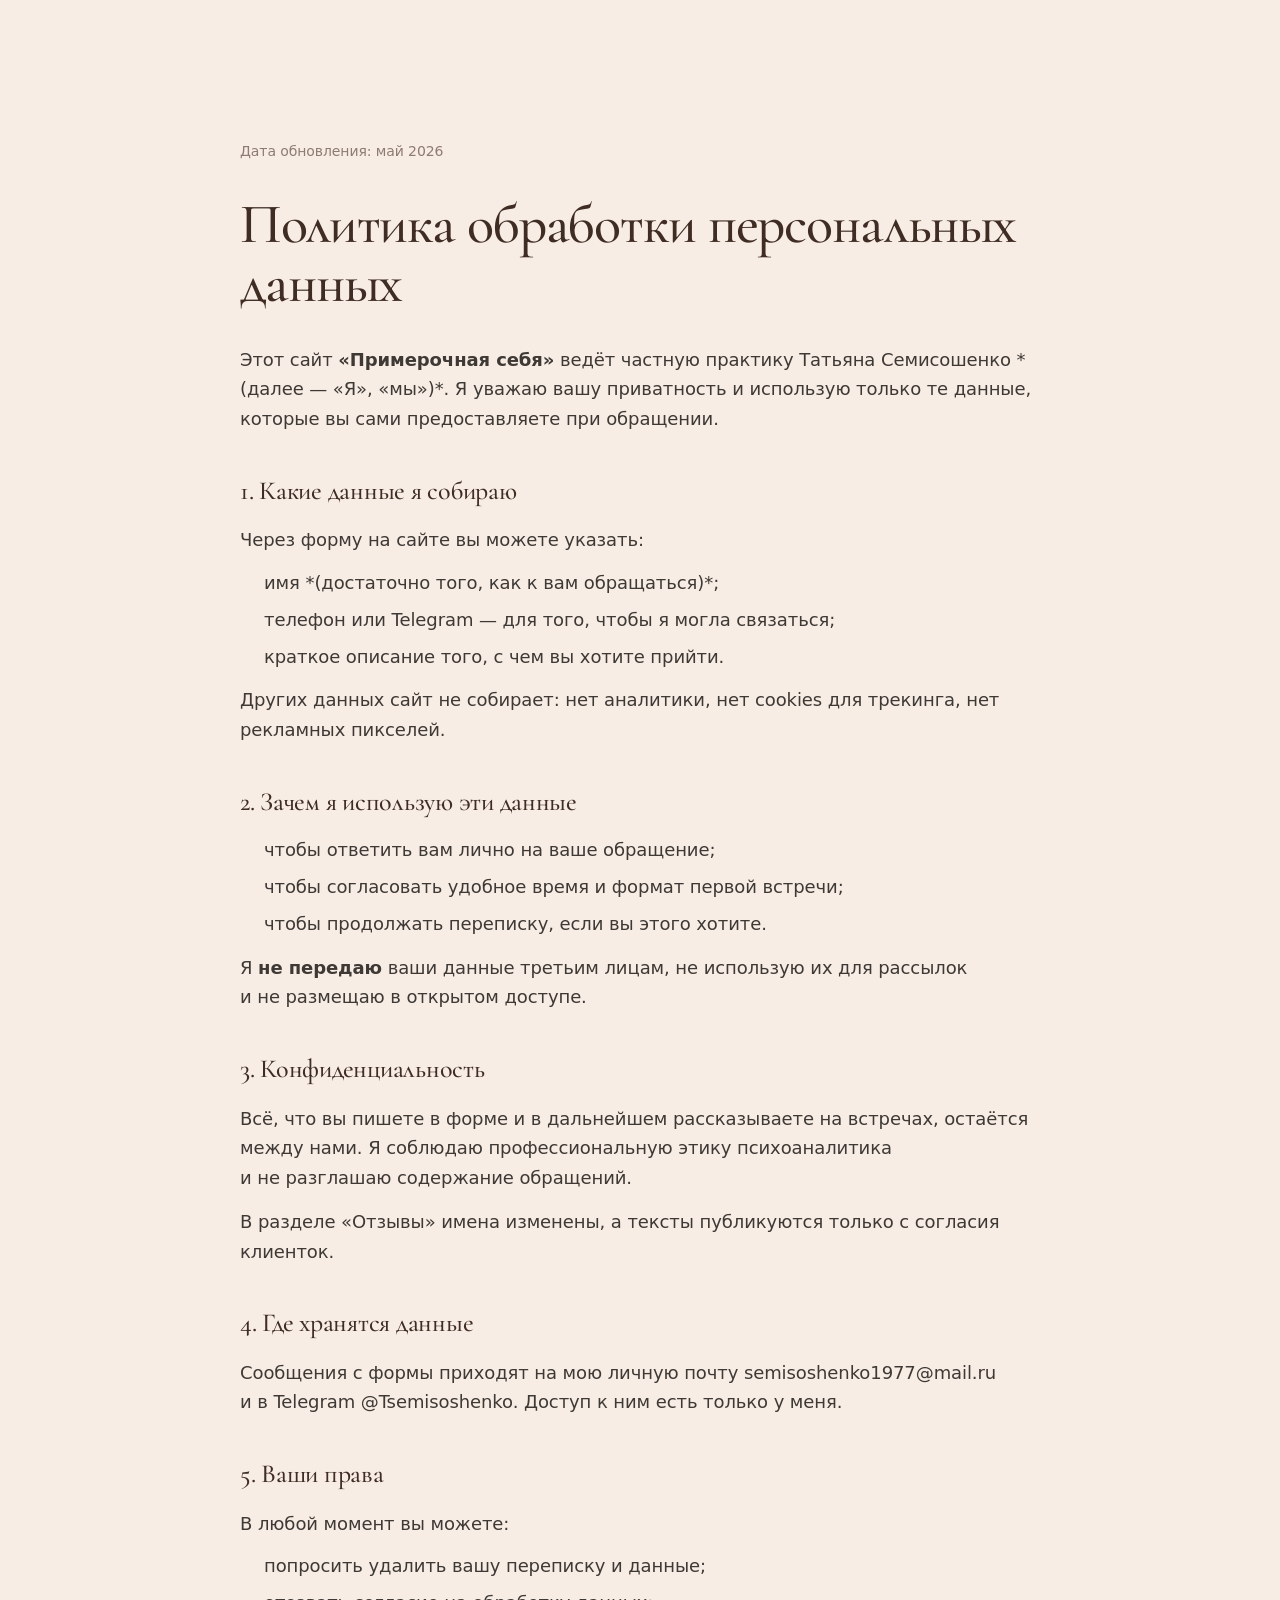
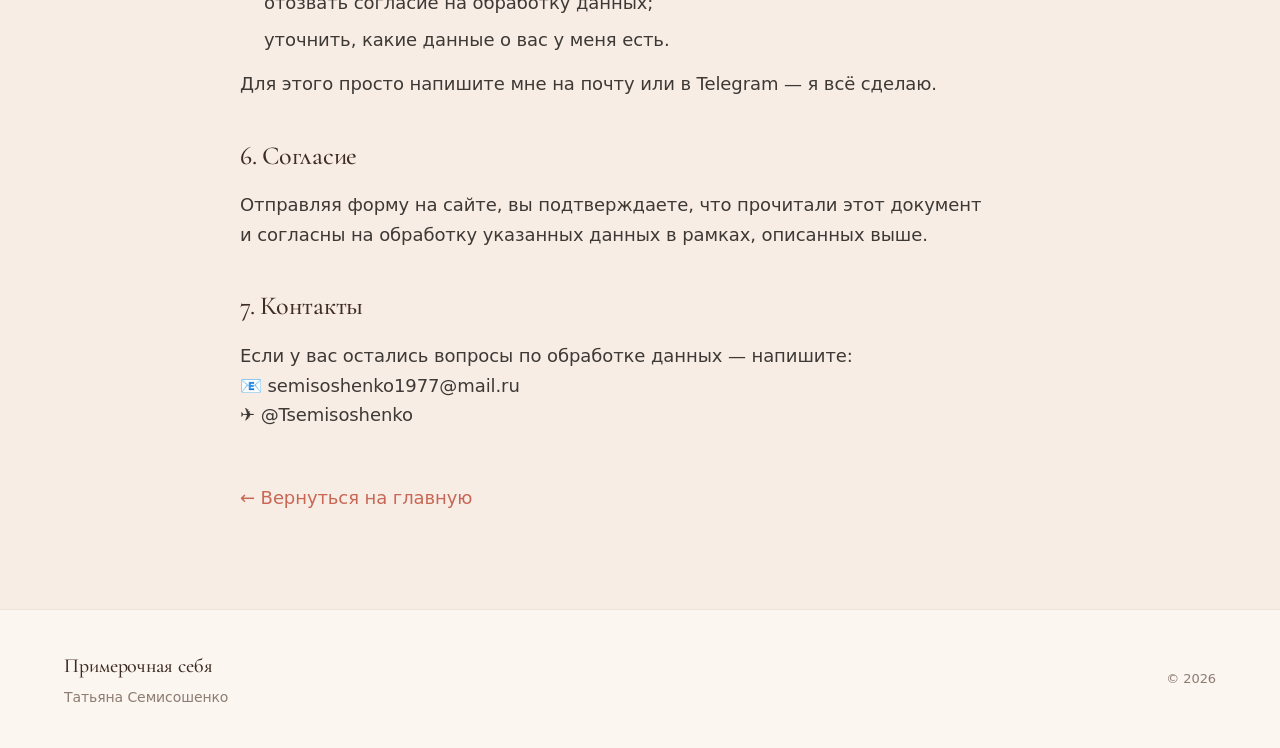
<file: privacy.html>
<!DOCTYPE html>
<html lang="ru">
<head>
  <meta charset="UTF-8" />
  <meta name="viewport" content="width=device-width, initial-scale=1.0" />
  <title>Политика конфиденциальности · Примерочная себя</title>
  <meta name="description" content="Политика обработки персональных данных на сайте Примерочная себя." />

  <link rel="preconnect" href="https://fonts.googleapis.com" />
  <link rel="preconnect" href="https://fonts.gstatic.com" crossorigin />
  <link href="https://fonts.googleapis.com/css2?family=Cormorant+Garamond:wght@400;500;600&family=Onest:wght@300;400;500;600&display=swap" rel="stylesheet" />

  <link rel="stylesheet" href="styles.css" />

  <style>
    .privacy-page { padding: 140px 0 96px; max-width: 800px; margin: 0 auto; }
    .privacy-page h1 {
      font-family: var(--serif);
      font-size: clamp(36px, 4.8vw, 56px);
      line-height: 1.05;
      font-weight: 500;
      color: var(--text-heading);
      letter-spacing: -0.02em;
      margin-bottom: 32px;
    }
    .privacy-page h2 {
      font-family: var(--serif);
      font-size: 26px;
      font-weight: 500;
      color: var(--text-heading);
      margin: 36px 0 14px;
      letter-spacing: -0.01em;
    }
    .privacy-page p { margin-bottom: 14px; line-height: 1.65; color: var(--text-main); }
    .privacy-page ul { margin: 0 0 14px 24px; }
    .privacy-page li { margin-bottom: 8px; line-height: 1.6; color: var(--text-main); }
    .privacy-page .meta { color: var(--text-light); font-size: 14px; margin-bottom: 32px; }
    .privacy-page .back {
      display: inline-flex;
      align-items: center;
      gap: 8px;
      margin-top: 40px;
      color: var(--accent);
      font-weight: 500;
    }
    .privacy-page .back:hover { text-decoration: underline; }
  </style>
</head>
<body>

  <header class="header">
    <div class="container header-inner">
      <a href="index.html" class="logo">
        <span class="logo-mark" aria-hidden="true">
          <svg viewBox="0 0 28 28" width="22" height="22" fill="none" stroke="currentColor" stroke-width="1.2">
            <path d="M14 3 C 8 3, 5 7, 5 12 L 5 23 L 23 23 L 23 12 C 23 7, 20 3, 14 3 Z" stroke-linejoin="round"/>
            <path d="M14 3 L 14 23" stroke-linecap="round"/>
          </svg>
        </span>
        <span class="logo-text serif">Примерочная себя</span>
      </a>
      <a href="index.html#contact" class="btn btn-primary header-cta">Записаться</a>
    </div>
  </header>

  <main class="container privacy-page">
    <p class="meta">Дата обновления: май 2026</p>
    <h1>Политика обработки персональных данных</h1>

    <p>
      Этот сайт <strong>«Примерочная себя»</strong> ведёт частную практику Татьяна Семисошенко *(далее&nbsp;— «Я», «мы»)*. Я&nbsp;уважаю вашу приватность и&nbsp;использую только те данные, которые вы&nbsp;сами предоставляете при обращении.
    </p>

    <h2>1. Какие данные я&nbsp;собираю</h2>
    <p>Через форму на&nbsp;сайте вы&nbsp;можете указать:</p>
    <ul>
      <li>имя *(достаточно того, как к&nbsp;вам обращаться)*;</li>
      <li>телефон или Telegram&nbsp;— для&nbsp;того, чтобы я&nbsp;могла связаться;</li>
      <li>краткое описание того, с&nbsp;чем вы&nbsp;хотите прийти.</li>
    </ul>
    <p>Других данных сайт не&nbsp;собирает: нет аналитики, нет cookies для&nbsp;трекинга, нет рекламных пикселей.</p>

    <h2>2. Зачем я&nbsp;использую эти данные</h2>
    <ul>
      <li>чтобы ответить вам лично на&nbsp;ваше обращение;</li>
      <li>чтобы согласовать удобное время и&nbsp;формат первой встречи;</li>
      <li>чтобы продолжать переписку, если вы&nbsp;этого хотите.</li>
    </ul>
    <p>Я&nbsp;<strong>не&nbsp;передаю</strong> ваши данные третьим лицам, не&nbsp;использую их для&nbsp;рассылок и&nbsp;не&nbsp;размещаю в&nbsp;открытом доступе.</p>

    <h2>3. Конфиденциальность</h2>
    <p>
      Всё, что вы&nbsp;пишете в&nbsp;форме и&nbsp;в&nbsp;дальнейшем рассказываете на&nbsp;встречах, остаётся между нами. Я&nbsp;соблюдаю профессиональную этику психоаналитика и&nbsp;не&nbsp;разглашаю содержание обращений.
    </p>
    <p>
      В&nbsp;разделе «Отзывы» имена изменены, а&nbsp;тексты публикуются только с&nbsp;согласия клиенток.
    </p>

    <h2>4. Где хранятся данные</h2>
    <p>
      Сообщения с&nbsp;формы приходят на&nbsp;мою личную почту <a href="mailto:semisoshenko1977@mail.ru">semisoshenko1977@mail.ru</a> и&nbsp;в&nbsp;Telegram <a href="https://t.me/Tsemisoshenko" target="_blank" rel="noopener">@Tsemisoshenko</a>. Доступ к&nbsp;ним есть только у&nbsp;меня.
    </p>

    <h2>5. Ваши права</h2>
    <p>В&nbsp;любой момент вы&nbsp;можете:</p>
    <ul>
      <li>попросить удалить вашу переписку и&nbsp;данные;</li>
      <li>отозвать согласие на&nbsp;обработку данных;</li>
      <li>уточнить, какие данные о&nbsp;вас у&nbsp;меня есть.</li>
    </ul>
    <p>Для&nbsp;этого просто напишите мне на&nbsp;почту или в&nbsp;Telegram&nbsp;— я&nbsp;всё сделаю.</p>

    <h2>6. Согласие</h2>
    <p>
      Отправляя форму на&nbsp;сайте, вы&nbsp;подтверждаете, что прочитали этот документ и&nbsp;согласны на&nbsp;обработку указанных данных в&nbsp;рамках, описанных выше.
    </p>

    <h2>7. Контакты</h2>
    <p>
      Если у&nbsp;вас остались вопросы по&nbsp;обработке данных&nbsp;— напишите:<br/>
      📧 <a href="mailto:semisoshenko1977@mail.ru">semisoshenko1977@mail.ru</a><br/>
      ✈️ <a href="https://t.me/Tsemisoshenko" target="_blank" rel="noopener">@Tsemisoshenko</a>
    </p>

    <a href="index.html" class="back">← Вернуться на&nbsp;главную</a>
  </main>

  <footer class="foot">
    <div class="container foot-inner">
      <div class="foot-brand">
        <span class="serif foot-logo">Примерочная себя</span>
        <span class="foot-name">Татьяна Семисошенко</span>
      </div>
      <div class="foot-meta">
        <span>© 2026</span>
      </div>
    </div>
  </footer>

</body>
</html>
</file>
<file: styles.css>
/* ============================================================
   Примерочная себя · Татьяна Семисошенко
   Тёплый минимализм. Молочно-бежевая база + терракота.
   Без кастомных курсоров, бегущих строк, tilt-эффектов.
   Только мягкие fade-in и лёгкий hover.
   ============================================================ */

/* ─────────────  RESET  ───────────── */
*, *::before, *::after { box-sizing: border-box; margin: 0; padding: 0; }
html { -webkit-font-smoothing: antialiased; -moz-osx-font-smoothing: grayscale; scroll-behavior: smooth; }
img { display: block; max-width: 100%; height: auto; }
a { color: inherit; text-decoration: none; }
button { background: none; border: none; font: inherit; color: inherit; cursor: pointer; }
ul, ol { list-style: none; }
input, textarea, button { font: inherit; color: inherit; }

/* ─────────────  TOKENS  ───────────── */
:root {
  /* Палитра (строго по ТЗ) */
  --bg-main: #F8F2EC;
  --bg-soft: #FBF6F0;
  --bg-card: #FFF9F4;
  --bg-accent-soft: #F1E5DD;
  --bg-3: #EFE2D6;

  --text-heading: #3F2C23;
  --text-main: #3E3935;
  --text-muted: #6A5D55;
  --text-light: #8E7B72;
  --text-placeholder: #B8A79E;
  --text-logo: #6B4635;
  --text-menu: #2F2C29;

  --accent: #C96755;
  --accent-hover: #B85A49;
  --accent-active: #A95743;
  --accent-icon: #8B4F39;
  --accent-text: #FFFFFF;

  --border: #E5D7CC;
  --border-soft: #EFE2D6;
  --shadow-card: 0 16px 40px rgba(74, 64, 59, 0.08);
  --shadow-card-hover: 0 24px 60px rgba(74, 64, 59, 0.12);
  --shadow-btn: 0 10px 22px rgba(201, 103, 85, 0.18);
  --shadow-benefits: 0 18px 50px rgba(90, 60, 45, 0.10);

  /* Радиусы */
  --r-card: 24px;
  --r-btn: 14px;
  --r-large: 36px;
  --r-pill: 999px;

  /* Анимации */
  --ease: cubic-bezier(0.22, 1, 0.36, 1);
  --t-fast: 200ms;
  --t-base: 400ms;
  --t-slow: 700ms;

  /* Шрифты */
  --serif: "Cormorant Garamond", "Playfair Display", Georgia, serif;
  --sans: "Manrope", "Inter", -apple-system, BlinkMacSystemFont, "Segoe UI", system-ui, sans-serif;

  /* Контейнер */
  --container: 1240px;
}

/* ─────────────  BASE  ───────────── */
body {
  background: var(--bg-main);
  color: var(--text-main);
  font-family: var(--sans);
  font-size: 18px;
  line-height: 1.6;
  font-weight: 400;
  letter-spacing: -0.005em;
  overflow-x: hidden;
}

.serif { font-family: var(--serif); }
em { font-style: italic; color: var(--accent); }

.container {
  width: 100%;
  max-width: var(--container);
  margin: 0 auto;
  padding: 0 32px;
}

/* ─────────────  REVEAL ANIMATIONS  ───────────── */
.reveal,
.reveal-image {
  opacity: 0;
  transform: translateY(16px);
  transition: opacity 800ms var(--ease), transform 800ms var(--ease);
}
.reveal-image { transform: translateY(20px); }

.reveal.is-visible,
.reveal-image.is-visible {
  opacity: 1;
  transform: translateY(0);
}

@media (prefers-reduced-motion: reduce) {
  .reveal, .reveal-image { transition: none; opacity: 1; transform: none; }
  html { scroll-behavior: auto; }
}

/* ─────────────  BUTTONS  ───────────── */
.btn {
  display: inline-flex;
  align-items: center;
  justify-content: center;
  gap: 10px;
  padding: 18px 30px;
  border-radius: 14px;
  font-size: 16px;
  font-weight: 500;
  letter-spacing: 0.005em;
  transition: all var(--t-base) var(--ease);
  cursor: pointer;
  text-align: center;
  white-space: nowrap;
  position: relative;
  isolation: isolate;
}

.btn-primary {
  background: linear-gradient(180deg, #D08A75 0%, #C97861 50%, #BB6D58 100%);
  color: var(--accent-text);
  box-shadow:
    0 1px 0 rgba(255, 255, 255, 0.25) inset,
    0 8px 20px -6px rgba(201, 120, 97, 0.45),
    0 2px 6px rgba(74, 64, 59, 0.08);
}
.btn-primary::after {
  content: "";
  position: absolute;
  inset: 0;
  border-radius: inherit;
  background: linear-gradient(180deg, rgba(255, 255, 255, 0.15) 0%, transparent 50%);
  pointer-events: none;
}
.btn-primary:hover {
  background: linear-gradient(180deg, #C97861 0%, #BB6D58 50%, #A95743 100%);
  transform: translateY(-1px);
  box-shadow:
    0 1px 0 rgba(255, 255, 255, 0.25) inset,
    0 14px 28px -8px rgba(201, 120, 97, 0.55),
    0 4px 10px rgba(74, 64, 59, 0.12);
}
.btn-primary:active {
  transform: translateY(0);
}

.btn-secondary {
  background: var(--bg-card);
  color: #6F4036;
  border: 1px solid #D8B5A4;
  box-shadow:
    0 1px 0 rgba(255, 255, 255, 0.6) inset,
    0 4px 12px -4px rgba(74, 64, 59, 0.08);
}
.btn-secondary:hover {
  background: #FDF4ED;
  border-color: var(--accent);
  color: var(--accent-active);
  transform: translateY(-1px);
}

.btn-block { width: 100%; padding: 18px 28px; font-size: 18px; }

/* ─────────────  HEADER  ───────────── */
.header {
  position: fixed;
  top: 0;
  left: 0;
  right: 0;
  z-index: 80;
  height: 88px;
  background: rgba(251, 246, 240, 0.92);
  backdrop-filter: saturate(180%) blur(12px);
  -webkit-backdrop-filter: saturate(180%) blur(12px);
  border-bottom: 1px solid rgba(139, 79, 57, 0.10);
  transition: border-color var(--t-base) var(--ease), background-color var(--t-base) var(--ease);
}
.header.is-scrolled {
  background: rgba(251, 246, 240, 0.96);
}
.header-inner {
  height: 88px;
  max-width: 1448px;
  margin: 0 auto;
  padding: 0 40px;
  display: flex;
  align-items: center;
  justify-content: space-between;
  gap: 24px;
}
.logo {
  display: inline-flex;
  align-items: center;
  gap: 12px;
  color: #6B4635;
  font-family: 'Cormorant Garamond', 'Playfair Display', Georgia, serif;
  font-size: 32px;
  line-height: 1;
  font-weight: 400;
  letter-spacing: -0.01em;
}
.logo-mark { display: none; }
.logo-text {
  font-family: 'Cormorant Garamond', 'Playfair Display', Georgia, serif;
  font-size: 32px;
  font-weight: 400;
  letter-spacing: -0.01em;
  color: #6B4635;
}
.nav {
  display: flex;
  gap: 38px;
  margin-left: auto;
}
.nav a {
  font-family: 'Manrope', 'Inter', sans-serif;
  font-size: 15px;
  font-weight: 400;
  color: #2F2C29;
  transition: color var(--t-base) var(--ease);
  position: relative;
  padding: 4px 0;
}
.nav a:hover { color: var(--accent); }

.header-cta {
  width: 174px;
  height: 54px;
  padding: 0;
  border-radius: 11px;
  font-size: 16px;
  background: #C96755;
  color: #FFFFFF;
  border: 1px solid #C96755;
  font-family: 'Manrope', 'Inter', sans-serif;
  font-weight: 400;
  display: inline-flex;
  align-items: center;
  justify-content: center;
  box-shadow: none;
  transition: background-color 0.25s ease, border-color 0.25s ease, transform 0.25s ease, box-shadow 0.25s ease;
}
.header-cta:hover {
  background: #B85A49;
  border-color: #B85A49;
  transform: translateY(-1px);
  box-shadow: 0 10px 22px rgba(201, 103, 85, 0.18);
}
.header-cta:active { transform: translateY(0); box-shadow: none; }
.header-cta::after { display: none; }
.header-cta::before { display: none; }

.burger {
  display: none;
  width: 44px;
  height: 44px;
  border-radius: 12px;
  background: var(--bg-card);
  border: 1px solid var(--border-soft);
  position: relative;
  flex: 0 0 auto;
}
.burger span {
  position: absolute;
  left: 12px;
  right: 12px;
  height: 1.5px;
  background: var(--text-main);
  border-radius: 2px;
  transition: transform var(--t-base) var(--ease), opacity var(--t-fast);
}
.burger span:nth-child(1) { top: 16px; }
.burger span:nth-child(2) { top: 50%; transform: translateY(-50%); }
.burger span:nth-child(3) { bottom: 16px; }
.burger.is-open span:nth-child(1) { transform: translateY(5.5px) rotate(45deg); }
.burger.is-open span:nth-child(2) { opacity: 0; }
.burger.is-open span:nth-child(3) { transform: translateY(-5.5px) rotate(-45deg); }

/* ─────────────  MOBILE MENU  ───────────── */
.menu {
  position: fixed;
  inset: 0;
  z-index: 70;
  background: var(--bg-main);
  padding: 90px 32px 40px;
  opacity: 0;
  visibility: hidden;
  transition: opacity var(--t-base) var(--ease), visibility var(--t-base);
}
.menu.is-open { opacity: 1; visibility: visible; }
.menu nav {
  display: flex;
  flex-direction: column;
  gap: 4px;
}
.menu nav a {
  display: block;
  padding: 18px 4px;
  font-family: var(--serif);
  font-size: 32px;
  color: var(--text-heading);
  border-bottom: 1px solid var(--border-soft);
}
.menu nav a:last-child { border: none; }
.menu-cta {
  margin-top: 20px;
  background: var(--accent);
  color: var(--accent-text) !important;
  border-radius: var(--r-btn);
  text-align: center;
  font-family: var(--sans) !important;
  font-size: 18px !important;
  padding: 18px !important;
  border: none !important;
}

/* ─────────────  SECTIONS BASE  ───────────── */
.section {
  padding: 120px 0;
}
.section-soft {
  background: var(--bg-soft);
}
.section-head {
  margin-bottom: 64px;
  max-width: 720px;
}
.section-head-center {
  margin-left: auto;
  margin-right: auto;
  text-align: center;
}
.section-head h2 {
  font-size: clamp(40px, 5.6vw, 64px);
  line-height: 1.05;
  font-weight: 500;
  color: var(--text-heading);
  letter-spacing: -0.02em;
  margin-bottom: 18px;
}
.section-sub {
  font-size: 19px;
  line-height: 1.55;
  color: var(--text-muted);
  max-width: 600px;
}
.section-head-center .section-sub { margin-left: auto; margin-right: auto; }
.section-sub.accent { color: var(--accent); font-family: var(--serif); font-size: clamp(22px, 2.4vw, 28px); line-height: 1.35; }

.section-foot {
  margin-top: 48px;
  text-align: center;
  font-family: var(--serif);
  font-size: clamp(22px, 2.4vw, 28px);
  line-height: 1.4;
  color: var(--text-heading);
}
.section-foot em { color: var(--accent); }
.section-cta {
  margin-top: 40px;
  display: flex;
  flex-direction: column;
  align-items: center;
  gap: 16px;
}

/* Adaptive hero: правила ниже — только для узких вьюпортов; эталон 1448×1086 задаётся блоком HERO PIXEL-PERFECT ниже по файлу */
@media (max-width: 1439px) {
  .hero-section .hero {
    grid-template-columns: 1.18fr 1fr;
  }
  .hero-content {
    padding-left: 9.5%;
    padding-top: 130px;
  }
  .hero-photo {
    max-width: none;
    margin-top: 18px;
    height: 780px;
  }
}

@media (max-width: 1200px) {
  .hero-title { font-size: 52px; }
  .hero-content { padding-top: 110px; padding-left: 7%; }
  .hero-photo { height: 720px; margin-top: 90px; border-top-left-radius: 120px; }
  .hero-benefits { left: 60px; right: 60px; bottom: 70px; }
  .benefit-text { font-size: 15px; }
  .benefit-icon-circle { flex: 0 0 58px; width: 58px; height: 58px; }
  .benefit-icon { width: 32px; height: 32px; }
}

@media (max-width: 992px) {
  .hero-section .hero {
    grid-template-columns: 1fr;
    min-height: auto;
  }
  .hero-content {
    padding: 110px 32px 40px;
    max-width: 720px;
    margin: 0 auto;
  }
  .hero-title { font-size: 44px; }
  .hero-description { font-size: 18px; }
  .hero-photo {
    width: 100%;
    max-width: 100%;
    height: 60vw;
    max-height: 580px;
    margin: 0 auto;
    border-top-left-radius: 100px;
    border-top-right-radius: 0;
  }
  .hero-benefits {
    position: static;
    left: auto; right: auto; bottom: auto;
    height: auto;
    margin: 32px;
    padding: 16px;
    grid-template-columns: repeat(2, 1fr);
    gap: 12px;
  }
  .benefit-item { padding: 8px; gap: 12px; }
  .benefit-item:not(:last-child) { border-right: none; }
}

@media (max-width: 640px) {
  .hero-content { padding: 100px 20px 32px; }
  .hero-title { font-size: 34px; }
  .hero-description { font-size: 16px; margin-top: 20px; }
  .hero-actions { gap: 12px; }
  .button-primary, .button-secondary { width: 100%; }
  .hero-benefits {
    grid-template-columns: 1fr;
    margin: 20px;
  }
}

/* (старые decor-правила удалены — левый декор делается одним PNG hero-left-composition.png) */
.hero-grid {
  display: grid;
  grid-template-columns: 1.05fr 0.95fr;
  gap: 64px;
  align-items: center;
  margin-bottom: 64px;
}
.hero-text { display: flex; flex-direction: column; gap: 28px; }
.hero h1 {
  font-size: clamp(40px, 5.4vw, 64px);
  line-height: 1.05;
  font-weight: 500;
  color: var(--text-heading);
  letter-spacing: -0.02em;
}
.hero h1 em {
  font-style: italic;
  font-weight: 500;
}
.hero-sub {
  font-size: clamp(18px, 1.4vw, 20px);
  line-height: 1.55;
  color: var(--text-muted);
  max-width: 580px;
}
.hero-cta {
  display: flex;
  gap: 14px;
  flex-wrap: wrap;
  margin-top: 8px;
}
.hero-micro {
  font-size: 15px;
  color: var(--text-light);
  line-height: 1.5;
  display: flex;
  align-items: flex-start;
  gap: 12px;
  margin-top: 8px;
}
.hero-micro.center { justify-content: center; text-align: center; }
.hero-micro.center .micro-chat-icon { display: none; }
.hero-micro:not(.hero-micro-chat):not(.center)::before {
  content: "";
  display: inline-block;
  width: 6px;
  height: 6px;
  border-radius: 50%;
  background: var(--accent-soft);
  margin-top: 8px;
  flex: 0 0 auto;
}
.micro-chat-icon {
  flex: 0 0 auto;
  width: 36px;
  height: 36px;
  border-radius: 50%;
  background: var(--bg-accent-soft);
  color: var(--accent);
  display: inline-flex;
  align-items: center;
  justify-content: center;
}

.hero-image {
  position: relative;
  aspect-ratio: 0.78;
  /* Полукруглая арка сверху как зеркало в примерочной */
  border-radius: 50% 50% 32px 32px / 38% 38% 32px 32px;
  overflow: hidden;
  box-shadow:
    0 1px 0 rgba(255, 255, 255, 0.8) inset,
    0 30px 80px -20px rgba(74, 64, 59, 0.18),
    0 12px 32px -8px rgba(201, 120, 97, 0.08);
  background: linear-gradient(180deg, #F7EBD7 0%, #F2DFC3 100%);
}
.hero-image::before {
  /* мягкий внутренний контур арки — тонкая золотисто-бежевая линия */
  content: "";
  position: absolute;
  inset: 0;
  border-radius: inherit;
  border: 1px solid rgba(201, 165, 130, 0.3);
  pointer-events: none;
  z-index: 2;
}
.hero-image::after {
  /* мягкий тёплый свет в верхней части арки */
  content: "";
  position: absolute;
  inset: 0;
  border-radius: inherit;
  background: radial-gradient(ellipse 80% 30% at 50% 0%, rgba(255, 250, 240, 0.4), transparent 70%);
  pointer-events: none;
  z-index: 3;
}
.hero-image img {
  width: 100%;
  height: 100%;
  object-fit: cover;
}

/* Trust markers */
.trust-markers {
  display: grid;
  grid-template-columns: repeat(4, 1fr);
  gap: 16px;
  background: var(--bg-card);
  border: 1px solid var(--border-soft);
  border-radius: var(--r-large);
  padding: 24px 32px;
  box-shadow: var(--shadow-card);
}
.trust-markers li {
  display: flex;
  align-items: center;
  gap: 14px;
  font-size: 15px;
  line-height: 1.35;
  color: var(--text-main);
}
.trust-icon {
  flex: 0 0 auto;
  width: 48px;
  height: 48px;
  border-radius: 50%;
  background: var(--bg-accent-soft);
  display: inline-flex;
  align-items: center;
  justify-content: center;
  color: var(--accent);
}
.trust-markers.trust-small {
  display: flex;
  flex-wrap: wrap;
  gap: 12px;
  background: transparent;
  border: none;
  padding: 0;
  box-shadow: none;
  margin: 8px 0 24px;
}
.trust-markers.trust-small li {
  background: var(--bg-card);
  border: 1px solid var(--border-soft);
  border-radius: var(--r-pill);
  padding: 8px 18px;
  font-size: 14px;
  color: var(--text-muted);
  gap: 0;
}

/* ─────────────  RECOGNITION (Ты узнаёшь себя?)  ───────────── */
.recognition-grid {
  display: grid;
  grid-template-columns: 1.15fr 0.85fr;
  gap: 56px;
  align-items: start;
}
.recognition-text { display: flex; flex-direction: column; }
.recognition-image {
  position: sticky;
  top: 100px;
  aspect-ratio: 4 / 5;
  border-radius: var(--r-large);
  overflow: hidden;
  box-shadow: var(--shadow-card);
  background: var(--bg-accent-soft);
}
.recognition-image img {
  width: 100%;
  height: 100%;
  object-fit: cover;
}
.recognition .section-foot { text-align: left; margin-top: 32px; }
.recognition .section-cta { align-items: flex-start; margin-top: 24px; }

/* ─────────────  CARDS GRID  ───────────── */
.cards-grid {
  display: grid;
  gap: 20px;
}
.cards-6 { grid-template-columns: repeat(3, 1fr); }
.cards-3 { grid-template-columns: repeat(3, 1fr); }
.cards-2 { grid-template-columns: repeat(2, 1fr); }
.cards-recognition { grid-template-columns: repeat(2, 1fr); gap: 16px; }
.cards-recognition .card { padding: 24px 22px; gap: 12px; }
.cards-recognition .card-icon { width: 56px; height: 56px; }
.cards-recognition h3 { font-size: 18px; }

.card {
  background: var(--bg-card);
  border: 1px solid var(--border-soft);
  border-radius: var(--r-card);
  padding: 32px 28px;
  display: flex;
  flex-direction: column;
  gap: 16px;
  transition: transform var(--t-base) var(--ease), box-shadow var(--t-base) var(--ease), border-color var(--t-base) var(--ease);
  text-align: center;
  align-items: center;
}
.card:hover {
  transform: translateY(-3px);
  box-shadow: var(--shadow-card);
  border-color: var(--border);
}
.card-rich {
  text-align: left;
  align-items: flex-start;
  padding: 36px 32px;
  gap: 18px;
}
.card-tall { padding: 44px 32px; gap: 20px; }

.card-icon {
  width: 64px;
  height: 64px;
  border-radius: 50%;
  background: var(--bg-accent-soft);
  display: inline-flex;
  align-items: center;
  justify-content: center;
  color: var(--accent);
  flex: 0 0 auto;
}
.card-icon-large { width: 72px; height: 72px; }

.card h3 {
  font-family: var(--serif);
  font-size: 22px;
  font-weight: 500;
  line-height: 1.2;
  color: var(--text-heading);
  letter-spacing: -0.005em;
}
.card-rich h3 { font-size: 24px; }
.card-tall h3 { font-size: 26px; }
.card p {
  color: var(--text-muted);
  font-size: 16px;
  line-height: 1.55;
}

/* ─────────────  FORMATS / #formats (desktop; .formats-grid без #formats — чтобы сработал max-width:960px → 1 колонка)  ───────────── */
#formats.formats {
  position: relative;
  isolation: isolate;
  overflow-x: clip;
  overflow-y: visible;
  max-width: 100%;
  background:
    linear-gradient(
      168deg,
      #fff8f4 0%,
      #f6eee7 34%,
      #f3e2d6 68%,
      #efd8c8 100%
    );
  padding: 18px 0 48px;
  min-height: auto;
  box-shadow:
    inset 0 0 100px rgba(255, 248, 244, 0.35),
    inset 0 -80px 120px rgba(239, 216, 200, 0.12);
}
#formats .formats-topbar {
  width: min(1180px, calc(100% - 72px));
  height: 54px;
  margin: 0 auto 18px;
  display: grid;
  grid-template-columns: 220px 1fr 146px;
  align-items: center;
  column-gap: 22px;
  position: relative;
  z-index: 3;
  box-sizing: border-box;
}
#formats .formats-logo {
  display: block;
  justify-self: start;
  margin: 0;
  padding: 0;
  transform: none;
  white-space: nowrap;
  overflow: visible;
  font-size: 26px;
  line-height: 1;
  font-family: "Cormorant Garamond", "Playfair Display", serif;
  font-weight: 400;
  color: #3F2C23;
  text-decoration: none;
  transition: color 0.22s ease;
}
#formats .formats-logo:hover {
  color: #C96755;
}
#formats .formats-nav {
  display: flex;
  align-items: center;
  justify-content: center;
  gap: 26px;
  white-space: nowrap;
  min-width: 0;
}
#formats .formats-nav-link {
  font-size: 13.5px;
  line-height: 1;
  font-family: "Manrope", "Inter", sans-serif;
  font-weight: 400;
  color: #2F2521;
  text-decoration: none;
  white-space: nowrap;
  transition: color 0.22s ease;
}
#formats .formats-nav-link:hover {
  color: #C96755;
}
#formats .formats-top-button {
  width: 146px;
  height: 54px;
  justify-self: end;
  display: inline-flex;
  align-items: center;
  justify-content: center;
  border-radius: 12px;
  background: #C96755;
  color: #FFFFFF;
  font-family: "Manrope", "Inter", sans-serif;
  font-size: 16px;
  line-height: 1;
  font-weight: 600;
  text-decoration: none;
  white-space: nowrap;
  transition: background 0.22s ease, transform 0.22s ease;
}
#formats .formats-top-button:hover {
  background: #B85A49;
}
#formats .formats-top-button:active {
  transform: translateY(1px);
}
#formats.formats::before {
  content: "";
  position: absolute;
  inset: 0;
  pointer-events: none;
  z-index: 0;
  opacity: 0.88;
  mix-blend-mode: soft-light;
  background:
    radial-gradient(ellipse 85% 70% at 8% 12%, rgba(255, 248, 244, 0.55) 0%, transparent 58%),
    radial-gradient(ellipse 70% 55% at 88% 8%, rgba(243, 226, 214, 0.42) 0%, transparent 54%),
    radial-gradient(ellipse 95% 60% at 50% 92%, rgba(239, 216, 200, 0.28) 0%, transparent 62%),
    radial-gradient(ellipse 120% 80% at 50% 50%, rgba(246, 238, 231, 0.2) 0%, transparent 70%);
  filter: blur(0.6px);
  -webkit-filter: blur(0.6px);
}
#formats.formats::after {
  content: "";
  position: absolute;
  left: 0;
  right: 0;
  bottom: 0;
  height: 120px;
  pointer-events: none;
  z-index: 0;
  opacity: 0.88;
  mix-blend-mode: soft-light;
  background: linear-gradient(
    0deg,
    rgba(239, 216, 200, 0.38) 0%,
    rgba(255, 248, 244, 0.22) 45%,
    transparent 100%
  );
  box-shadow: 0 -32px 64px rgba(255, 248, 244, 0.25);
}
#formats .container {
  position: relative;
  z-index: 2;
}
#formats .formats-bg-media {
  display: none !important;
}
#formats .formats-bg-layer,
#formats .formats-bg-curtain,
#formats .formats-bg-right,
#formats .formats-bg-plant,
#formats .formats-bg-light,
#formats .formats-bg-floor,
#formats .formats-bg-bokeh {
  display: none !important;
  visibility: hidden !important;
  pointer-events: none !important;
  background: none !important;
}
#formats .formats-main {
  min-width: 0;
}
#formats .formats-scene {
  display: none;
}
#formats .formats-head {
  text-align: center;
  max-width: 680px;
  margin: 0 auto 12px;
}
#formats .formats-title {
  margin: 0;
  font-family: var(--serif);
  font-size: clamp(40px, 3.3vw, 48px);
  font-weight: 500;
  line-height: 1.03;
  letter-spacing: -0.02em;
  color: var(--text-heading);
}
#formats .formats-subtitle {
  margin: 10px auto 0;
  max-width: 560px;
  font-size: 16.5px;
  line-height: 1.34;
  color: #7a6a62;
}
#formats .formats-decor {
  display: block;
  width: 240px;
  height: 34px;
  margin: 0 auto 20px;
  object-fit: contain;
  border: none;
  background: none;
  box-shadow: none;
}
.formats-grid {
  display: grid;
  width: 960px;
  max-width: 100%;
  grid-template-columns: repeat(3, 300px);
  justify-content: center;
  gap: 30px;
  margin: 0 auto 24px;
  padding: 0;
  list-style: none;
  align-items: stretch;
}
#formats .format-card {
  position: relative;
  height: 306px;
  min-height: 0;
  display: flex;
  flex-direction: column;
  align-items: center;
  text-align: center;
  gap: 10px;
  padding: 24px 18px 20px;
  background: linear-gradient(180deg, rgba(255, 253, 251, 0.98) 0%, rgba(255, 249, 244, 0.96) 100%);
  border: 1px solid rgba(201, 141, 120, 0.22);
  border-radius: var(--r-large);
  box-shadow:
    0 1px 0 rgba(255, 255, 255, 0.85) inset,
    0 14px 40px rgba(62, 40, 32, 0.04);
  text-decoration: none;
  color: inherit;
  cursor: pointer;
  transition:
    transform 220ms ease,
    box-shadow 220ms ease,
    border-color 220ms ease,
    background 220ms ease;
}
#formats .format-card:nth-child(2) {
  border-color: rgba(201, 141, 120, 0.34);
  background: linear-gradient(180deg, #fffdfb 0%, #fff8f2 55%, #fff5ec 100%);
  box-shadow:
    0 1px 0 rgba(255, 255, 255, 0.9) inset,
    0 20px 52px rgba(90, 52, 42, 0.07);
}
#formats .format-card:hover {
  transform: translateY(-4px);
  box-shadow: 0 22px 54px rgba(96, 62, 45, 0.13);
  border-color: rgba(201, 103, 85, 0.32);
}
#formats .format-card:focus-visible {
  outline: 2px solid rgba(201, 103, 85, 0.65);
  outline-offset: 6px;
}
#formats .format-card:active {
  transform: translateY(-2px) scale(1.01);
}
#formats .format-icon {
  width: 58px;
  height: 58px;
  border-radius: 50%;
  background: radial-gradient(circle at 32% 28%, #fff9f6 0%, var(--bg-accent-soft) 55%, #ead9cf 100%);
  display: inline-flex;
  align-items: center;
  justify-content: center;
  color: var(--accent);
  flex-shrink: 0;
  box-shadow: 0 1px 0 rgba(255, 255, 255, 0.75) inset;
  overflow: hidden;
}
#formats .format-icon img {
  width: 96px;
  height: 96px;
  max-width: 100%;
  max-height: 100%;
  object-fit: contain;
  display: block;
  flex-shrink: 0;
  opacity: 1;
  filter: saturate(2.4) contrast(1.75) brightness(0.78);
  -webkit-filter: saturate(2.4) contrast(1.75) brightness(0.78);
}
#formats .format-title {
  margin: 0;
  max-width: 22ch;
  font-family: var(--serif);
  font-size: clamp(20px, 1.6vw, 24px);
  font-weight: 500;
  line-height: 1.12;
  letter-spacing: -0.012em;
  color: var(--text-heading);
}
#formats .format-divider {
  width: min(62%, 170px);
  height: 1px;
  margin: 0 auto;
  background: linear-gradient(90deg, transparent, rgba(201, 141, 120, 0.28) 15%, rgba(201, 141, 120, 0.28) 85%, transparent);
}
#formats .format-text {
  margin: 0;
  flex: 1 1 auto;
  max-width: 260px;
  font-size: 13.8px;
  line-height: 1.36;
  color: var(--text-muted);
}
#formats .format-tags {
  display: flex;
  flex-wrap: nowrap;
  gap: 5px;
  justify-content: center;
  margin-top: auto;
  padding: 0;
  list-style: none;
  width: 100%;
  pointer-events: none;
}
#formats .format-tags li {
  display: inline-flex;
  align-items: center;
  gap: 5px;
  margin: 0;
  padding: 5px 7px;
  font-size: 11.8px;
  line-height: 1;
  white-space: nowrap;
  color: var(--accent-active);
  background: rgba(241, 229, 221, 0.65);
  border-radius: var(--r-pill);
  border: 1px solid rgba(201, 141, 120, 0.12);
  pointer-events: none;
}
#formats .format-tags li svg {
  width: 11px;
  height: 11px;
  flex-shrink: 0;
}
#formats .formats-cta {
  display: flex;
  flex-direction: column;
  align-items: center;
  justify-content: center;
  gap: 9px;
  text-align: center;
  margin-top: 0;
}
#formats .formats-cta .btn {
  min-width: 220px;
  height: 54px;
  padding: 0 26px;
  display: inline-flex;
  align-items: center;
  justify-content: center;
  font-size: 15.5px;
}
#formats .formats-note,
#formats .format-note {
  display: inline-flex;
  align-items: center;
  justify-content: center;
  gap: 8px;
  margin: 0;
  max-width: 520px;
  font-size: 13.2px;
  line-height: 1.35;
  color: var(--text-muted);
}
#formats .formats-note-icon {
  flex-shrink: 0;
  color: var(--accent);
  opacity: 0.92;
}

/* #formats: desktop — только >=961; max-width:960px не трогаем */
@media (min-width: 961px) {
  #formats.formats {
    width: 1448px;
    max-width: 1448px;
    height: 1086px;
    min-height: 1086px;
    max-height: 1086px;
    margin: 0 auto;
    padding: 0;
    overflow-x: hidden;
    overflow-y: hidden;
    box-sizing: border-box;
    display: flex;
    flex-direction: column;
    align-items: stretch;
  }
  /* Экран 4: desktop — цельный интерьерный PNG под градиентной атмосферой (::after) */
  #formats.formats::before {
    content: "";
    display: block;
    position: absolute;
    left: 0;
    top: 0;
    width: 1448px;
    height: 1086px;
    z-index: 0;
    pointer-events: none;
    box-sizing: border-box;
    opacity: 0.65;
    mix-blend-mode: normal;
    filter: none;
    -webkit-filter: none;
    background-color: transparent;
    background-image: url("decor/formats-full-bg.png");
    background-repeat: no-repeat;
    background-position: left top;
    /* 100% 100% вместо cover: секция фикс 1448×1086, картинка подогнана под тот же кадр — без обрезки по краям и без тайлинга */
    background-size: 100% 100%;
  }
  /* Экран 4: desktop — градиентная дымка поверх PNG (слои бывших ::before + ::after, без дублей) */
  #formats.formats::after {
    content: "";
    display: block;
    position: absolute;
    inset: 0;
    z-index: 0;
    pointer-events: none;
    box-sizing: border-box;
    clip-path: inset(88px 0 0 0);
    -webkit-clip-path: inset(88px 0 0 0);
    opacity: 0.72;
    mix-blend-mode: soft-light;
    filter: blur(22px);
    -webkit-filter: blur(22px);
    background:
      radial-gradient(
        ellipse 52% 78% at 96% 38%,
        rgba(255, 248, 244, 0.55) 0%,
        rgba(243, 226, 214, 0.28) 44%,
        transparent 72%
      ),
      radial-gradient(ellipse 140% 55% at 50% 108%, rgba(239, 216, 200, 0.35) 0%, transparent 58%),
      radial-gradient(ellipse 60% 45% at 72% 18%, rgba(255, 251, 247, 0.2) 0%, transparent 50%),
      radial-gradient(ellipse 78% 62% at 12% 18%, rgba(255, 248, 244, 0.5) 0%, transparent 58%),
      radial-gradient(ellipse 70% 88% at 100% 42%, rgba(243, 226, 214, 0.38) 0%, transparent 55%),
      radial-gradient(ellipse 95% 48% at 50% 100%, rgba(239, 216, 200, 0.22) 0%, transparent 60%),
      linear-gradient(195deg, rgba(255, 248, 244, 0.15) 0%, transparent 42%, rgba(246, 238, 231, 0.12) 100%);
    box-shadow:
      inset 0 -100px 140px rgba(239, 216, 200, 0.12),
      inset -80px 0 100px rgba(255, 248, 244, 0.08);
  }
  #formats .formats-topbar {
    flex-shrink: 0;
    width: 1448px;
    height: 88px;
    margin: 0;
    padding: 0 36px;
    display: grid;
    grid-template-columns: 300px 1fr 174px;
    align-items: center;
    column-gap: 32px;
    box-sizing: border-box;
  }
  #formats .formats-logo {
    font-size: 37px;
    justify-self: start;
  }
  #formats .formats-nav {
    justify-self: center;
    gap: 44px;
  }
  #formats .formats-nav-link {
    font-size: 15px;
    color: #2f2a27;
    display: inline-flex;
    align-items: center;
    min-height: 44px;
    padding: 0 6px;
    box-sizing: border-box;
  }
  #formats .formats-top-button {
    justify-self: end;
    width: 174px;
    height: 54px;
    border-radius: 10px;
    font-weight: 500;
  }
  #formats .formats-main {
    display: flex;
    flex-direction: column;
    align-items: center;
    justify-content: flex-start;
    width: 100%;
    max-width: 100%;
    box-sizing: border-box;
  }
  #formats .formats-head {
    max-width: 820px;
    margin: 0 auto 82px;
    text-align: center;
  }
  #formats .formats-title {
    font-size: 66px;
    line-height: 1.02;
    color: #3f2c23;
  }
  #formats .formats-subtitle {
    font-size: 17px;
    max-width: 620px;
    margin-top: 18px;
    margin-left: auto;
    margin-right: auto;
    line-height: 1.45;
    color: #7a6a62;
  }
  #formats .formats-decor {
    position: absolute;
    left: 420px;
    top: 237px;
    width: 240px;
    height: 34px;
    margin: 0;
    object-fit: contain;
  }
  #formats .formats-grid {
    width: min(1080px, 100%);
    max-width: 100%;
    grid-template-columns: repeat(3, 340px);
    gap: 30px;
    margin: 0 auto 30px;
    justify-content: center;
    box-sizing: border-box;
  }
  #formats .format-card {
    height: auto;
    min-height: 465px;
    padding: 28px 22px 24px;
    gap: 12px;
  }
  #formats .format-icon {
    width: 64px;
    height: 64px;
  }
  #formats .format-title {
    font-size: clamp(24px, 1.35vw, 26px);
    line-height: 1.15;
    max-width: 24ch;
    color: #3f2c23;
  }
  #formats .format-text {
    max-width: 300px;
    font-size: 14.5px;
    line-height: 1.45;
    color: var(--text-muted);
  }
  #formats .format-tags {
    gap: 9px;
  }
  #formats .format-tags li {
    font-size: 13px;
    line-height: 1.25;
    padding: 7px 10px;
    gap: 6px;
    cursor: default;
    pointer-events: none;
    user-select: none;
  }
  #formats .format-tags li svg {
    width: 14px;
    height: 14px;
  }
  #formats .formats-cta .btn {
    width: 232px;
    min-width: 232px;
    max-width: 232px;
    height: 61px;
    min-height: 61px;
    padding: 0 12px;
    box-sizing: border-box;
    display: inline-flex;
    align-items: center;
    justify-content: center;
    font-size: 16px;
  }
  #formats .formats-note,
  #formats .format-note {
    margin-top: 0;
    font-size: 13.5px;
    justify-content: center;
  }
  #formats .formats-cta {
    align-items: center;
    text-align: center;
    width: 100%;
    justify-content: flex-start;
    gap: 24px;
  }
  #formats .container {
    transform: none;
    flex: 1 1 auto;
    min-height: 0;
    width: min(1080px, 100%);
    max-width: 1080px;
    margin-left: auto;
    margin-right: auto;
    padding: 57px 0 0;
    box-sizing: border-box;
    display: flex;
    flex-direction: column;
    justify-content: flex-start;
    align-items: center;
  }
  #formats .formats-scene {
    display: none !important;
  }
}

/* ─────────────  AFTER (что будет после)  ───────────── */
.after-grid {
  display: grid;
  grid-template-columns: 1.1fr 0.9fr;
  gap: 64px;
  align-items: center;
}
.steps-grid {
  display: grid;
  grid-template-columns: repeat(2, 1fr);
  gap: 18px;
  margin-bottom: 32px;
}
.step {
  background: var(--bg-card);
  border: 1px solid var(--border-soft);
  border-radius: var(--r-card);
  padding: 24px;
  display: flex;
  align-items: flex-start;
  gap: 16px;
}
.step-num {
  flex: 0 0 auto;
  width: 44px;
  height: 44px;
  border-radius: 50%;
  background: var(--bg-accent-soft);
  color: var(--accent);
  display: inline-flex;
  align-items: center;
  justify-content: center;
  font-size: 22px;
  font-weight: 500;
}
.step h4 {
  font-family: var(--sans);
  font-size: 17px;
  font-weight: 600;
  color: var(--text-heading);
  line-height: 1.3;
  margin-bottom: 6px;
}
.step h4 em { color: var(--accent); }
.step p {
  font-size: 15px;
  color: var(--text-muted);
  line-height: 1.45;
}
.quote-soft {
  background: var(--bg-accent-soft);
  border-radius: var(--r-card);
  padding: 24px 28px;
  font-family: var(--serif);
  font-size: 22px;
  line-height: 1.4;
  color: var(--text-heading);
  position: relative;
  margin-bottom: 32px;
}
.quote-soft::before {
  content: "";
  position: absolute;
  left: 0; top: 24px; bottom: 24px;
  width: 3px;
  background: var(--accent);
  border-radius: 2px;
}
.after-cta {
  display: flex;
  align-items: center;
  gap: 24px;
  flex-wrap: wrap;
}
.after-image {
  position: relative;
  aspect-ratio: 4 / 5;
  border-radius: var(--r-large);
  overflow: hidden;
  box-shadow: var(--shadow-card);
}
.after-image img {
  width: 100%;
  height: 100%;
  object-fit: cover;
}

/* #after: topbar (только секция «Что будет после заявки») */
#after .after-topbar {
  position: relative;
  z-index: 3;
  box-sizing: border-box;
  background: transparent;
}
#after .after-logo {
  font-family: "Cormorant Garamond", "Playfair Display", serif;
  font-size: 37px;
  line-height: 1;
  font-weight: 400;
  color: #4a2f27;
  text-decoration: none;
  white-space: nowrap;
}
#after .after-logo:hover {
  color: #c96755;
}
#after .after-nav {
  display: flex;
  align-items: center;
  gap: 44px;
}
#after .after-nav-link {
  font-family: "Manrope", "Inter", sans-serif;
  font-size: 15px;
  line-height: 1;
  font-weight: 400;
  color: #2f2a27;
  text-decoration: none;
  white-space: nowrap;
}
#after .after-nav-link:hover {
  color: #c96755;
}
#after .after-top-button {
  display: inline-flex;
  align-items: center;
  justify-content: center;
  width: 174px;
  height: 54px;
  border-radius: 10px;
  background: #c96755;
  color: #ffffff;
  font-family: "Manrope", "Inter", sans-serif;
  font-size: 16px;
  line-height: 1;
  font-weight: 500;
  text-decoration: none;
  white-space: nowrap;
  transition: background 0.22s ease, transform 0.22s ease;
}
#after .after-top-button:hover {
  background: #b85a49;
}
#after .after-top-button:active {
  transform: translateY(1px);
}

/* #after: контент — цитата, карточки (не кнопки), CTA */
#after .after-text {
  transform: translateY(32px);
}
#after .step {
  position: relative;
  cursor: default;
  pointer-events: auto;
}
#after .step-icon {
  position: absolute;
  left: 28px;
  top: 26px;
  width: 74px;
  height: 74px;
  object-fit: contain;
  flex-shrink: 0;
  display: block;
  background: transparent;
  border: none;
  box-shadow: none;
  opacity: 1;
  image-rendering: auto;
  transform: none;
  filter: none;
  pointer-events: none;
}
#after .step > div {
  margin-left: 96px;
}
#after .step:hover .step-icon {
  transform: none;
  filter: none;
  opacity: 1;
}
#after .step:hover {
  transform: none;
  box-shadow: none;
  border-color: var(--border-soft);
}
#after .quote-soft {
  background: transparent;
  border-left: 2px solid #cf6a58;
  border-radius: 0;
  padding: 0 0 0 28px;
  box-shadow: none;
}
#after .quote-soft::before {
  display: none;
  content: none;
}
#after .after-cta {
  margin-top: 50px;
}
#after .after-cta .btn.btn-primary {
  margin-top: 20px;
  position: relative;
  z-index: 2;
}

/* #after: desktop — подложка + topbar 1448×88 */
@media (min-width: 961px) {
  #after {
    width: 1448px;
    max-width: 1448px;
    height: 1086px;
    min-height: 1086px;
    max-height: 1086px;
    margin: 0 auto;
    padding: 0;
    overflow: hidden;
    box-sizing: border-box;
    position: relative;
    isolation: isolate;
  }
  #after::before {
    content: "";
    display: block;
    position: absolute;
    left: 0;
    top: 0;
    width: 1448px;
    height: 1086px;
    margin-left: 0;
    z-index: 0;
    pointer-events: none;
    box-sizing: border-box;
    opacity: 1;
    mix-blend-mode: normal;
    filter: none;
    -webkit-filter: none;
    background-color: transparent;
    background-image: url("decor/process-full-bg.png");
    background-repeat: no-repeat;
    background-position: center top;
    background-size: 1448px 1086px;
  }
  #after::after {
    content: "";
    display: block;
    position: absolute;
    left: 0;
    top: 0;
    width: 1448px;
    height: 112px;
    z-index: 1;
    pointer-events: none;
    box-sizing: border-box;
    background: linear-gradient(
      180deg,
      rgba(251, 246, 240, 0.92) 0%,
      rgba(251, 246, 240, 0.72) 65%,
      rgba(251, 246, 240, 0) 100%
    );
  }
  #after .after-topbar {
    position: relative;
    z-index: 3;
    width: 1448px;
    height: 88px;
    margin: 0;
    padding: 0 36px;
    display: grid;
    grid-template-columns: 300px 1fr 174px;
    align-items: center;
    column-gap: 32px;
    box-sizing: border-box;
    background: transparent;
  }
  #after .after-logo {
    justify-self: start;
  }
  #after .after-nav {
    justify-self: center;
    gap: 44px;
  }
  #after .after-top-button {
    justify-self: end;
  }
  #after > .container {
    position: relative;
    z-index: 2;
  }
  #after .after-image {
    display: none !important;
  }
}

/* #about: topbar (только секция «О Татьяне») */
#about .about-topbar {
  position: relative;
  z-index: 4;
  box-sizing: border-box;
  background: transparent;
}
#about .about-logo {
  font-family: "Cormorant Garamond", "Playfair Display", serif;
  font-size: 37px;
  line-height: 1;
  font-weight: 400;
  color: #4a2f27;
  text-decoration: none;
  white-space: nowrap;
}
#about .about-logo:hover {
  color: #c96755;
}
#about .about-nav {
  display: flex;
  align-items: center;
  gap: 44px;
}
#about .about-nav-link {
  font-family: "Manrope", "Inter", sans-serif;
  font-size: 15px;
  line-height: 1;
  font-weight: 400;
  color: #2f2a27;
  text-decoration: none;
  white-space: nowrap;
}
#about .about-nav-link:hover {
  color: #c96755;
}
#about .about-top-button {
  display: inline-flex;
  align-items: center;
  justify-content: center;
  width: 174px;
  height: 54px;
  border-radius: 10px;
  background: #c96755;
  color: #ffffff;
  font-family: "Manrope", "Inter", sans-serif;
  font-size: 16px;
  line-height: 1;
  font-weight: 500;
  text-decoration: none;
  white-space: nowrap;
  transition: background 0.22s ease, transform 0.22s ease;
}
#about .about-top-button:hover {
  background: #b85a49;
}
#about .about-top-button:active {
  transform: translateY(1px);
}

/* ─────────────  ABOUT  ───────────── */
.about-grid {
  display: grid;
  grid-template-columns: 0.9fr 1.1fr;
  gap: 64px;
  align-items: center;
}
.about-image {
  position: relative;
  aspect-ratio: 4 / 5;
  border-radius: 280px 280px var(--r-card) var(--r-card);
  overflow: hidden;
  box-shadow: var(--shadow-card);
  background: var(--bg-accent-soft);
}
.about-image img {
  width: 100%;
  height: 100%;
  object-fit: cover;
}
.about-text { display: flex; flex-direction: column; gap: 8px; }
.about-divider {
  width: 64px;
  height: 1px;
  background: var(--accent);
  margin: 8px 0 16px;
}
.about-body {
  display: flex;
  flex-direction: column;
  gap: 14px;
  font-size: 18px;
  color: var(--text-main);
  line-height: 1.55;
  margin-bottom: 24px;
}
.about-quote {
  background: var(--bg-card);
  border: 1px solid var(--border-soft);
  border-radius: var(--r-card);
  padding: 28px 32px;
  font-family: var(--serif);
  font-size: 22px;
  line-height: 1.4;
  color: var(--text-heading);
  position: relative;
  margin-bottom: 24px;
}
.about-quote .quote-mark,
.review-quote {
  display: none !important;
  visibility: hidden !important;
  width: 0 !important;
  height: 0 !important;
  margin: 0 !important;
  padding: 0 !important;
  overflow: hidden !important;
  position: absolute !important;
  clip-path: inset(50%) !important;
  pointer-events: none !important;
}

/* #about: desktop shell 1448×1086 (подложка — отдельным шагом) */
@media (min-width: 961px) {
  #about.section#about,
  #about {
    width: 1448px;
    max-width: 1448px;
    height: 1086px;
    min-height: 1086px;
    max-height: 1086px;
    margin-left: auto;
    margin-right: auto;
    padding: 0;
    overflow: hidden;
    position: relative;
    box-sizing: border-box;
  }
  #about::before {
    content: "";
    position: absolute;
    width: 1448px;
    height: 1086px;
    top: 0;
    left: 0;
    background-image: url("decor/about-full-bg.png");
    background-repeat: no-repeat;
    background-position: center top;
    background-size: 1448px 1086px;
    z-index: 0;
    opacity: 1;
    pointer-events: none;
  }
  #about > .container {
    width: 1448px;
    max-width: 1448px;
    height: 1086px;
    padding: 0;
    position: relative;
    z-index: 1;
    box-sizing: border-box;
  }
  #about .about-image {
    display: none !important;
  }
  #about .about-topbar {
    position: absolute;
    top: 0;
    left: 0;
    width: 1448px;
    height: 88px;
    z-index: 4;
    margin: 0;
    padding: 0 36px;
    display: grid;
    grid-template-columns: 300px 1fr 174px;
    align-items: center;
    column-gap: 32px;
    box-sizing: border-box;
    background: transparent;
  }
  #about .about-logo {
    justify-self: start;
  }
  #about .about-nav {
    justify-self: center;
    gap: 44px;
  }
  #about .about-top-button {
    justify-self: end;
  }
  #about .about-grid {
    display: block;
  }
  #about .about-text {
    position: absolute;
    left: 760px;
    top: 150px;
    width: 560px;
    z-index: 2;
  }
  #about .about-divider {
    display: none;
  }
  #about .trust-markers {
    display: none;
  }
  #about .about-body {
    width: 560px;
    margin-top: 46px;
    margin-bottom: 0;
  }
  #about .about-body p {
    line-height: 1.62;
  }
  #about .about-quote {
    margin-top: 28px;
    margin-bottom: 0;
  }
  #about a.btn-primary {
    width: auto;
    margin-top: 26px;
    align-self: center;
  }
}

/* ─────────────  APPROACH  ───────────── */
.approach-quote {
  margin: 56px auto 0;
  background: var(--bg-accent-soft);
  border-radius: var(--r-pill);
  padding: 24px 56px 24px 56px;
  font-family: var(--serif);
  font-size: clamp(22px, 2.4vw, 28px);
  line-height: 1.4;
  color: var(--text-heading);
  text-align: center;
  max-width: 720px;
  position: relative;
}
.approach-quote .quote-mark {
  display: none;
}
.approach-quote em { color: var(--accent); }

#approach .card-icon {
  width: 68px;
  height: 68px;
}
#approach .card-icon img {
  width: 50px;
  height: 50px;
  object-fit: contain;
  opacity: 1;
  filter: none;
}

/* #approach: topbar */
#approach .approach-topbar {
  position: relative;
  z-index: 4;
  box-sizing: border-box;
  background: transparent;
}
#approach .approach-logo {
  font-family: "Cormorant Garamond", "Playfair Display", serif;
  font-size: 37px;
  line-height: 1;
  font-weight: 400;
  color: #4a2f27;
  text-decoration: none;
  white-space: nowrap;
}
#approach .approach-logo:hover {
  color: #c96755;
}
#approach .approach-nav {
  display: flex;
  align-items: center;
  gap: 44px;
}
#approach .approach-nav-link {
  font-family: "Manrope", "Inter", sans-serif;
  font-size: 15px;
  line-height: 1;
  font-weight: 400;
  color: #2f2a27;
  text-decoration: none;
  white-space: nowrap;
}
#approach .approach-nav-link:hover {
  color: #c96755;
}
#approach .approach-top-button {
  display: inline-flex;
  align-items: center;
  justify-content: center;
  width: 174px;
  height: 54px;
  border-radius: 10px;
  background: #c96755;
  color: #ffffff;
  font-family: "Manrope", "Inter", sans-serif;
  font-size: 16px;
  line-height: 1;
  font-weight: 500;
  text-decoration: none;
  white-space: nowrap;
  transition: background 0.22s ease, transform 0.22s ease;
}
#approach .approach-top-button:hover {
  background: #b85a49;
}
#approach .approach-top-button:active {
  transform: translateY(1px);
}

/* #approach: desktop shell 1448×1086 (подложка — отдельным шагом) */
@media (min-width: 961px) {
  #approach.section#approach,
  #approach {
    width: 1448px;
    max-width: 1448px;
    height: 1086px;
    min-height: 1086px;
    max-height: 1086px;
    margin-left: auto;
    margin-right: auto;
    padding: 0;
    overflow: hidden;
    position: relative;
    box-sizing: border-box;
  }
  #approach::before {
    content: "";
    position: absolute;
    width: 1448px;
    height: 1086px;
    top: 0;
    left: 0;
    background-image: url("decor/approach-full-bg.png");
    background-repeat: no-repeat;
    background-position: center top;
    background-size: 1448px 1086px;
    z-index: 0;
    opacity: 1;
    pointer-events: none;
  }
  #approach > .container {
    width: 1448px;
    max-width: 1448px;
    height: 1086px;
    padding: 0;
    position: relative;
    z-index: 1;
    box-sizing: border-box;
  }
  #approach .approach-topbar {
    position: absolute;
    top: 0;
    left: 0;
    width: 1448px;
    height: 88px;
    z-index: 4;
    margin: 0;
    padding: 0 36px;
    display: grid;
    grid-template-columns: 300px 1fr 174px;
    align-items: center;
    column-gap: 32px;
    box-sizing: border-box;
    background: transparent;
  }
  #approach .approach-logo {
    justify-self: start;
  }
  #approach .approach-nav {
    justify-self: center;
    gap: 44px;
  }
  #approach .approach-top-button {
    justify-self: end;
  }
  #approach .section-head {
    position: absolute;
    left: 364px;
    top: 150px;
    width: 720px;
    max-width: 720px;
    margin: 0;
    text-align: center;
  }
  #approach .section-head h2 {
    position: absolute;
    left: 0;
    top: 30px;
    width: 720px;
    margin: 0;
  }
  #approach .section-sub {
    position: absolute;
    left: 60px;
    top: 150px;
    width: 600px;
    max-width: 600px;
    margin: 0;
  }
  #approach .cards-grid {
    position: absolute;
    left: 136px;
    top: 405px;
    width: 1176px;
    height: 283px;
    margin: 0;
    grid-template-columns: repeat(3, 379px);
    gap: 19px;
  }
  #approach .card.card-tall {
    width: 379px;
    height: 283px;
    box-sizing: border-box;
  }
  #approach .approach-quote {
    position: absolute;
    left: 364px;
    top: 770px;
    width: 720px;
    height: 87px;
    max-width: 720px;
    margin: 0;
    box-sizing: border-box;
    display: flex;
    align-items: center;
    justify-content: flex-start;
    text-align: left;
    overflow: hidden;
    padding-top: 0;
    padding-bottom: 0;
    color: #c46a55;
  }
  #approach .approach-quote * {
    color: #c46a55;
  }
  #approach .approach-quote-text {
    position: absolute;
    left: 0;
    top: 50%;
    transform: translateY(-50%);
    width: 430px;
    margin: 0 0 0 118px;
    text-align: left;
    font-family: var(--serif);
    font-size: 22px;
    line-height: 1.4;
  }
  #approach .quote-branch {
    position: absolute;
    top: 8px;
    right: 62px;
    width: 170px;
    height: 74px;
    object-fit: contain;
    opacity: 0.85;
    transform: none;
    pointer-events: none;
  }
  #approach .section-cta {
    position: absolute;
    left: 604px;
    top: 895px;
    width: auto;
    height: 54px;
    margin: 0;
    padding: 0;
    display: flex;
    align-items: center;
    justify-content: center;
  }
  #approach a.btn-primary {
    position: static;
    width: auto;
    min-width: 240px;
    height: 54px;
    padding: 0 20px;
    font-size: 16px;
    box-sizing: border-box;
    display: inline-flex;
    align-items: center;
    justify-content: center;
  }
}

/* #process: topbar */
#process .process-topbar {
  position: relative;
  z-index: 4;
  box-sizing: border-box;
  background: transparent;
}
#process .process-logo {
  font-family: "Cormorant Garamond", "Playfair Display", serif;
  font-size: 37px;
  line-height: 1;
  font-weight: 400;
  color: #4a2f27;
  text-decoration: none;
  white-space: nowrap;
}
#process .process-logo:hover {
  color: #c96755;
}
#process .process-nav {
  display: flex;
  align-items: center;
  gap: 44px;
}
#process .process-nav-link {
  font-family: "Manrope", "Inter", sans-serif;
  font-size: 15px;
  line-height: 1;
  font-weight: 400;
  color: #2f2a27;
  text-decoration: none;
  white-space: nowrap;
}
#process .process-nav-link:hover {
  color: #c96755;
}
#process .process-top-button {
  display: inline-flex;
  align-items: center;
  justify-content: center;
  width: 174px;
  height: 54px;
  border-radius: 10px;
  background: #c96755;
  color: #ffffff;
  font-family: "Manrope", "Inter", sans-serif;
  font-size: 16px;
  line-height: 1;
  font-weight: 500;
  text-decoration: none;
  white-space: nowrap;
  transition: background 0.22s ease, transform 0.22s ease;
}
#process .process-top-button:hover {
  background: #b85a49;
}
#process .process-top-button:active {
  transform: translateY(1px);
}

/* ─────────────  PROCESS  ───────────── */
.process-grid {
  display: grid;
  grid-template-columns: 1.1fr 0.9fr;
  gap: 64px;
  align-items: center;
}
.cards-process { gap: 16px; margin-bottom: 24px; }
.cards-process .card-rich {
  padding: 24px;
  gap: 12px;
}
.cards-process .card-icon { width: 52px; height: 52px; }
.cards-process h3 { font-size: 19px; }
.cards-process p { font-size: 15px; }

#process .hero-micro {
  display: none;
}
#process .card-icon {
  width: 68px;
  height: 68px;
}
#process .card-icon img {
  width: 50px;
  height: 50px;
  object-fit: contain;
  opacity: 1;
  filter: none;
}

.process-image {
  position: relative;
  aspect-ratio: 4 / 5;
  border-radius: var(--r-large) var(--r-large) 280px 280px;
  overflow: hidden;
  box-shadow: var(--shadow-card);
}
.process-image img {
  width: 100%;
  height: 100%;
  object-fit: cover;
}

/* #process: desktop shell 1448×1086 (подложка — отдельным шагом) */
@media (min-width: 961px) {
  #process.section#process,
  #process {
    width: 1448px;
    max-width: 1448px;
    height: 1086px;
    min-height: 1086px;
    max-height: 1086px;
    margin-left: auto;
    margin-right: auto;
    padding: 0;
    overflow: hidden;
    position: relative;
    box-sizing: border-box;
  }
  #process::before {
    content: "";
    position: absolute;
    width: 1448px;
    height: 1086px;
    top: 0;
    left: 0;
    background-image: url("decor/screen-08-work-process-background.png");
    background-repeat: no-repeat;
    background-position: center top;
    background-size: 1448px 1086px;
    z-index: 0;
    opacity: 1;
    pointer-events: none;
  }
  #process > .container {
    width: 1448px;
    max-width: 1448px;
    height: 1086px;
    padding: 0;
    position: relative;
    z-index: 1;
    box-sizing: border-box;
  }
  #process .process-image {
    display: none !important;
  }
  #process .process-topbar {
    position: absolute;
    top: 0;
    left: 0;
    width: 1448px;
    height: 88px;
    z-index: 4;
    margin: 0;
    padding: 0 36px;
    display: grid;
    grid-template-columns: 300px 1fr 174px;
    align-items: center;
    column-gap: 32px;
    box-sizing: border-box;
    background: transparent;
  }
  #process .process-logo {
    justify-self: start;
  }
  #process .process-nav {
    justify-self: center;
    gap: 44px;
  }
  #process .process-top-button {
    justify-self: end;
  }
  #process .process-grid {
    display: block;
  }
  #process .process-text {
    position: absolute;
    left: 136px;
    top: 150px;
    width: 620px;
    margin: 0;
    z-index: 2;
  }
  #process .section-head {
    position: absolute;
    left: 0;
    top: 0;
    width: 620px;
    max-width: 620px;
    margin: 0;
  }
  #process .section-head h2 {
    position: absolute;
    left: 0;
    top: 20px;
    width: 620px;
    margin: 0;
  }
  #process .section-sub {
    position: absolute;
    left: 0;
    top: 135px;
    width: 600px;
    max-width: 600px;
    margin: 0;
  }
  #process .cards-grid.cards-process {
    position: absolute;
    left: 0;
    top: 255px;
    width: 620px;
    margin: 0;
    margin-bottom: 0;
    grid-template-columns: repeat(2, 1fr);
    gap: 16px;
  }
  #process .cards-process .card-rich {
    height: 219px;
    min-height: 219px;
    max-height: 219px;
    box-sizing: border-box;
  }
  #process .hero-micro {
    display: none;
  }
  #process a.btn-primary {
    position: absolute;
    left: 160px;
    top: 788px;
    min-width: 300px;
    width: 300px;
    height: 54px;
    font-size: 16px;
    text-align: center;
    z-index: 2;
  }
}

/* ─────────────  REVIEWS  ───────────── */
.reviews-grid {
  display: grid;
  grid-template-columns: repeat(4, 1fr);
  gap: 20px;
}
.review {
  background: var(--bg-card);
  border: 1px solid var(--border-soft);
  border-radius: var(--r-card);
  padding: 32px 28px 28px;
  display: flex;
  flex-direction: column;
  gap: 16px;
  position: relative;
  min-height: 260px;
}
.review-quote {
  display: none !important;
}
.review p {
  font-size: 17px;
  line-height: 1.5;
  color: var(--text-main);
  font-family: var(--serif);
  font-weight: 500;
  flex: 1;
  margin-top: 16px;
}
.review-divider {
  width: 32px;
  height: 1px;
  background: var(--accent);
  opacity: 0.5;
}
.review footer {
  font-style: normal;
  display: flex;
  flex-direction: column;
  gap: 2px;
}
.review footer strong {
  color: var(--text-heading);
  font-weight: 600;
  font-size: 15px;
}
.review footer span {
  color: var(--text-light);
  font-size: 13px;
  letter-spacing: 0.02em;
}
.reviews-note {
  margin-top: 32px;
  text-align: center;
  font-size: 14px;
  color: var(--text-light);
}

/* #reviews: topbar */
#reviews .reviews-topbar {
  position: relative;
  z-index: 4;
  box-sizing: border-box;
  background: transparent;
}
#reviews .reviews-logo {
  font-family: "Cormorant Garamond", "Playfair Display", serif;
  font-size: 37px;
  line-height: 1;
  font-weight: 400;
  color: #4a2f27;
  text-decoration: none;
  white-space: nowrap;
}
#reviews .reviews-logo:hover {
  color: #c96755;
}
#reviews .reviews-nav {
  display: flex;
  align-items: center;
  gap: 44px;
}
#reviews .reviews-nav-link {
  font-family: "Manrope", "Inter", sans-serif;
  font-size: 15px;
  line-height: 1;
  font-weight: 400;
  color: #2f2a27;
  text-decoration: none;
  white-space: nowrap;
}
#reviews .reviews-nav-link:hover {
  color: #c96755;
}
#reviews .reviews-top-button {
  display: inline-flex;
  align-items: center;
  justify-content: center;
  width: 174px;
  height: 54px;
  border-radius: 10px;
  background: #c96755;
  color: #ffffff;
  font-family: "Manrope", "Inter", sans-serif;
  font-size: 16px;
  line-height: 1;
  font-weight: 500;
  text-decoration: none;
  white-space: nowrap;
  transition: background 0.22s ease, transform 0.22s ease;
}
#reviews .reviews-top-button:hover {
  background: #b85a49;
}
#reviews .reviews-top-button:active {
  transform: translateY(1px);
}

/* #reviews: desktop shell 1448×1086 (подложка — отдельным шагом) */
@media (min-width: 961px) {
  #reviews.section#reviews,
  #reviews {
    width: 1448px;
    max-width: 1448px;
    height: 1086px;
    min-height: 1086px;
    max-height: 1086px;
    margin-left: auto;
    margin-right: auto;
    padding: 0;
    overflow: hidden;
    position: relative;
    box-sizing: border-box;
  }
  #reviews::before {
    content: "";
    position: absolute;
    width: 1448px;
    height: 1086px;
    top: 0;
    left: 0;
    background-image: url("decor/screen-09-reviews-background.png");
    background-repeat: no-repeat;
    background-position: center top;
    background-size: 1448px 1086px;
    z-index: 0;
    opacity: 1;
    pointer-events: none;
  }
  #reviews > .container {
    width: 1448px;
    max-width: 1448px;
    height: 1086px;
    padding: 0;
    position: relative;
    z-index: 1;
    box-sizing: border-box;
  }
  #reviews .reviews-topbar {
    position: absolute;
    top: 0;
    left: 0;
    width: 1448px;
    height: 88px;
    z-index: 4;
    margin: 0;
    padding: 0 36px;
    display: grid;
    grid-template-columns: 300px 1fr 174px;
    align-items: center;
    column-gap: 32px;
    box-sizing: border-box;
    background: transparent;
  }
  #reviews .reviews-logo {
    justify-self: start;
  }
  #reviews .reviews-nav {
    justify-self: center;
    gap: 44px;
  }
  #reviews .reviews-top-button {
    justify-self: end;
  }
  #reviews .section-head {
    position: absolute;
    left: 96px;
    top: 165px;
    width: 520px;
    max-width: 520px;
    margin: 0;
    text-align: left;
  }
  #reviews .section-head h2 {
    position: absolute;
    left: 0;
    top: 0;
    width: 520px;
    margin: 0;
  }
  #reviews .section-sub {
    position: absolute;
    left: 0;
    top: 225px;
    width: 520px;
    max-width: 520px;
    margin: 0;
  }
  #reviews .reviews-grid {
    position: absolute;
    left: 120px;
    top: 675px;
    width: 880px;
    height: 150px;
    margin: 0;
    display: grid;
    grid-template-columns: repeat(4, 205px);
    gap: 20px;
  }
  #reviews .review {
    width: 205px;
    height: 150px;
    min-height: 150px;
    max-height: 150px;
    padding: 20px 18px;
    border-radius: 20px;
    box-sizing: border-box;
    overflow: hidden;
    gap: 6px;
  }
  #reviews .review::before {
    display: none;
  }
  #reviews .review .quote-mark,
  #reviews .review-quote {
    display: none;
  }
  #reviews .review-divider {
    display: none;
  }
  #reviews .review-text {
    font-size: 14px;
    line-height: 1.4;
    margin-top: 0;
    overflow: hidden;
    flex: 1;
    min-height: 0;
  }
  #reviews .review footer {
    gap: 0;
    flex-shrink: 0;
  }
  #reviews .review-author {
    font-size: 13px;
    font-weight: 600;
    color: var(--text-heading);
  }
  #reviews .review-meta {
    font-size: 12px;
    color: var(--text-light);
    letter-spacing: 0.02em;
  }
  #reviews .reviews-note {
    position: absolute;
    left: 120px;
    top: 855px;
    width: 360px;
    margin: 0;
    text-align: left;
  }
  #reviews .section-cta {
    position: absolute;
    left: 170px;
    top: 930px;
    width: 240px;
    height: 50px;
    margin: 0;
    display: flex;
    justify-content: center;
    align-items: center;
  }
  #reviews a.btn-primary {
    min-width: 240px;
    width: 240px;
    height: 50px;
    font-size: 14px;
    white-space: nowrap;
    padding: 0 16px;
  }
}

/* ─────────────  CONTACT FORM  ───────────── */
.contact-grid {
  display: grid;
  grid-template-columns: 1fr 1fr;
  gap: 64px;
  align-items: start;
}
.contact-text h2 {
  font-size: clamp(36px, 4.8vw, 56px);
  line-height: 1.05;
  font-weight: 500;
  color: var(--text-heading);
  letter-spacing: -0.02em;
  margin-bottom: 16px;
}
.contact-text h2 em { font-style: italic; font-weight: 500; }
.contact-image-wrap {
  margin-top: 32px;
  border-radius: var(--r-large);
  overflow: hidden;
  box-shadow: var(--shadow-card);
  aspect-ratio: 4 / 5;
}
.contact-image {
  width: 100%;
  height: 100%;
  object-fit: cover;
}
.contact-direct {
  margin-top: 28px;
  display: flex;
  flex-direction: column;
  gap: 10px;
}
.contact-direct-label {
  font-size: 14px;
  color: var(--text-light);
  text-transform: uppercase;
  letter-spacing: 0.1em;
  margin-bottom: 4px;
}
.contact-link {
  display: inline-flex;
  align-items: center;
  gap: 12px;
  padding: 14px 20px;
  background: var(--bg-card);
  border: 1px solid var(--border-soft);
  border-radius: var(--r-btn);
  color: var(--text-main);
  font-size: 16px;
  transition: border-color var(--t-base) var(--ease), color var(--t-base) var(--ease), transform var(--t-base) var(--ease);
}
.contact-link:hover {
  border-color: var(--accent);
  color: var(--accent);
  transform: translateY(-1px);
}
.contact-link svg { color: var(--accent); flex: 0 0 auto; }

/* Form */
.contact-form {
  background: var(--bg-card);
  border: 1px solid var(--border-soft);
  border-radius: var(--r-large);
  padding: 36px;
  display: flex;
  flex-direction: column;
  gap: 18px;
  box-shadow: var(--shadow-card);
}
.form-row { display: flex; flex-direction: column; gap: 8px; }
.form-row label {
  font-size: 14px;
  color: var(--text-muted);
  font-weight: 500;
}
.form-row input,
.form-row textarea {
  background: #FCF6F0;
  border: 1px solid #E2D0C4;
  border-radius: var(--r-btn);
  padding: 14px 16px;
  font-size: 16px;
  color: var(--text-main);
  transition: border-color var(--t-base) var(--ease), background-color var(--t-base) var(--ease);
  font-family: var(--sans);
}
.form-row input::placeholder,
.form-row textarea::placeholder { color: var(--text-placeholder); }
.form-row input:focus,
.form-row textarea:focus {
  outline: none;
  border-color: var(--accent);
  background: #FFFCF7;
}
.form-row textarea { resize: vertical; min-height: 100px; }

.form-check {
  display: flex;
  align-items: flex-start;
  gap: 12px;
  font-size: 14px;
  color: var(--text-muted);
  line-height: 1.45;
  cursor: pointer;
}
.form-check input { margin-top: 3px; flex: 0 0 auto; accent-color: var(--accent); }
.form-check a { color: var(--accent); text-decoration: underline; text-underline-offset: 3px; }

.form-success {
  display: none;
  background: #EEF1E9;
  border: 1px solid #C9D5BC;
  color: #4F5E40;
  padding: 14px 18px;
  border-radius: var(--r-btn);
  font-size: 15px;
  text-align: center;
  margin-top: 4px;
}
.contact-form.is-sent button[type="submit"] { display: none; }
.contact-form.is-sent .contact-form-micro { display: none; }

/* #contact: form header + microcopy */
.contact-form-head {
  margin-bottom: 4px;
}
.contact-form-title {
  margin: 0 0 6px;
  font-family: var(--serif);
  font-size: 28px;
  font-weight: 500;
  line-height: 1.1;
  color: var(--text-heading);
  letter-spacing: -0.02em;
}
.contact-form-lead {
  margin: 0;
  font-size: 15px;
  line-height: 1.45;
  color: var(--text-muted);
}
.contact-form-micro {
  margin: 0;
  font-size: 14px;
  line-height: 1.5;
  color: var(--text-light);
  text-align: center;
}
.contact-privacy-link {
  display: inline;
  padding: 0;
  border: 0;
  background: none;
  color: var(--accent);
  text-decoration: underline;
  text-underline-offset: 3px;
  cursor: pointer;
}
.contact-privacy-link:hover {
  color: var(--accent-hover);
}

/* #contact: dressing-room modals (success + privacy) */
.dressing-modal-overlay {
  position: fixed;
  inset: 0;
  z-index: 1100;
  display: grid;
  place-items: center;
  padding: 24px;
  background: rgba(50, 35, 30, 0.32);
}
.dressing-modal-overlay[hidden] {
  display: none;
}
.dressing-modal {
  width: 100%;
  max-width: 520px;
  padding: 44px 48px;
  border-radius: 28px;
  border: 1px solid rgba(207, 106, 88, 0.18);
  background: linear-gradient(180deg, #FFF9F4 0%, #F8F2EC 100%);
  box-shadow: 0 24px 64px rgba(50, 35, 30, 0.14);
  box-sizing: border-box;
  text-align: center;
}
.dressing-modal--success {
  padding-top: 44px;
}
.dressing-modal--success .dressing-modal-kicker {
  display: inline-flex;
  align-items: center;
  justify-content: center;
  gap: 10px;
}
.dressing-modal-hanger-img {
  position: static;
  width: 34px;
  height: auto;
  transform: none;
  opacity: 0.82;
  pointer-events: none;
  flex: 0 0 auto;
}
.dressing-modal-kicker {
  margin: 0 0 18px;
  font-size: 12px;
  font-weight: 600;
  letter-spacing: 0.12em;
  text-transform: lowercase;
  color: #B05B5A;
}
.dressing-modal-text {
  margin: 0 0 28px;
  font-family: var(--serif);
  font-size: clamp(22px, 2.4vw, 28px);
  line-height: 1.35;
  color: var(--text-heading);
}
.dressing-modal-title {
  margin: 0 0 20px;
  font-family: var(--serif);
  font-size: clamp(24px, 2.6vw, 30px);
  font-weight: 500;
  line-height: 1.15;
  color: var(--text-heading);
  text-align: left;
}
.dressing-modal-body {
  max-height: min(58vh, 460px);
  margin: 0 0 24px;
  padding-right: 6px;
  overflow-y: auto;
  text-align: left;
  font-size: 15px;
  line-height: 1.62;
  color: var(--text-main);
}
.dressing-modal-body h3 {
  margin: 22px 0 10px;
  font-family: var(--serif);
  font-size: 20px;
  font-weight: 500;
  color: var(--text-heading);
}
.dressing-modal-body p,
.dressing-modal-body ul {
  margin: 0 0 12px;
}
.dressing-modal-body ul {
  padding-left: 20px;
  list-style: disc;
}
.dressing-modal-body a {
  color: var(--accent);
  text-decoration: underline;
  text-underline-offset: 3px;
}
.dressing-modal--scroll .dressing-modal-body {
  scrollbar-width: thin;
  scrollbar-color: rgba(201, 103, 85, 0.35) transparent;
}
.dressing-modal-close {
  min-width: 160px;
}
.dressing-modal--scroll {
  text-align: center;
}
.dressing-modal--scroll .dressing-modal-close {
  margin-top: 4px;
}

.contact-direct--form {
  margin-top: 4px;
  gap: 6px;
}
.contact-direct--form .contact-direct-label {
  text-transform: none;
  letter-spacing: 0;
  font-size: 14px;
  line-height: 1.45;
  color: var(--text-muted);
  margin-bottom: 2px;
}
.contact-direct-line {
  margin: 0;
  font-size: 15px;
  line-height: 1.5;
  color: var(--text-main);
}
.contact-direct-line a {
  color: var(--accent);
  text-decoration: none;
}
.contact-direct-line a:hover {
  text-decoration: underline;
  text-underline-offset: 3px;
}

#contact .contact-text .section-sub {
  display: none;
}

/* #contact: topbar */
#contact .contact-topbar {
  position: relative;
  z-index: 4;
  box-sizing: border-box;
  background: transparent;
}
#contact .contact-logo {
  font-family: "Cormorant Garamond", "Playfair Display", serif;
  font-size: 37px;
  line-height: 1;
  font-weight: 400;
  color: #4a2f27;
  text-decoration: none;
  white-space: nowrap;
}
#contact .contact-logo:hover {
  color: #c96755;
}
#contact .contact-nav {
  display: flex;
  align-items: center;
  gap: 44px;
}
#contact .contact-nav-link {
  font-family: "Manrope", "Inter", sans-serif;
  font-size: 15px;
  line-height: 1;
  font-weight: 400;
  color: #2f2a27;
  text-decoration: none;
  white-space: nowrap;
}
#contact .contact-nav-link:hover {
  color: #c96755;
}
#contact .contact-top-button {
  display: inline-flex;
  align-items: center;
  justify-content: center;
  width: 174px;
  height: 54px;
  border-radius: 10px;
  background: #c96755;
  color: #ffffff;
  font-family: "Manrope", "Inter", sans-serif;
  font-size: 16px;
  line-height: 1;
  font-weight: 500;
  text-decoration: none;
  white-space: nowrap;
  transition: background 0.22s ease, transform 0.22s ease;
}
#contact .contact-top-button:hover {
  background: #b85a49;
}
#contact .contact-top-button:active {
  transform: translateY(1px);
}

/* #contact: desktop shell 1448×1086 (подложка — отдельным шагом) */
@media (min-width: 961px) {
  #contact.section#contact,
  #contact {
    width: 1448px;
    max-width: 1448px;
    height: 1086px;
    min-height: 1086px;
    max-height: 1086px;
    margin-left: auto;
    margin-right: auto;
    padding: 0;
    overflow: hidden;
    position: relative;
    box-sizing: border-box;
  }
  #contact::before {
    content: "";
    position: absolute;
    width: 1448px;
    height: 1086px;
    top: 0;
    left: 0;
    background-image: url("decor/contact-full-bg.png");
    background-repeat: no-repeat;
    background-position: center top;
    background-size: 1448px 1086px;
    z-index: 0;
    opacity: 1;
    pointer-events: none;
  }
  #contact > .container {
    width: 1448px;
    max-width: 1448px;
    height: 1086px;
    padding: 0;
    position: relative;
    z-index: 1;
    box-sizing: border-box;
  }
  #contact .contact-topbar {
    position: absolute;
    top: 0;
    left: 0;
    width: 1448px;
    height: 88px;
    z-index: 4;
    margin: 0;
    padding: 0 36px;
    display: grid;
    grid-template-columns: 300px 1fr 174px;
    align-items: center;
    column-gap: 32px;
    box-sizing: border-box;
  }
  #contact .contact-grid {
    display: block;
    gap: 0;
    height: 100%;
  }
  #contact .contact-image-wrap {
    display: none;
  }
  #contact .contact-text {
    position: static;
    width: auto;
    height: auto;
    margin: 0;
    padding: 0;
    transform: none;
  }
  #contact .contact-text h2 {
    position: absolute;
    left: 115px;
    top: 145px;
    width: 560px;
    max-width: 560px;
    margin: 0;
    padding: 0;
    transform: none;
    font-size: 52px;
    line-height: 1.05;
  }
  #contact .contact-form {
    position: absolute;
    left: 790px;
    top: 155px;
    width: 500px;
    max-width: 500px;
    margin: 0;
    padding: 28px 30px;
    gap: 12px;
    max-height: calc(1086px - 150px);
    overflow-y: auto;
    box-sizing: border-box;
  }
  #contact .contact-form-title {
    font-size: 24px;
  }
  #contact .contact-form .hero-micro {
    display: none;
  }

}

/* ─────────────  FOOTER  ───────────── */
.foot {
  background: var(--bg-soft);
  border-top: 1px solid var(--border-soft);
  padding: 40px 0;
}
.foot-inner {
  display: flex;
  flex-wrap: wrap;
  align-items: center;
  justify-content: space-between;
  gap: 24px;
}
.foot-brand {
  display: flex;
  flex-direction: column;
  gap: 4px;
}
.foot-logo {
  font-size: 20px;
  font-weight: 500;
  color: var(--text-heading);
}
.foot-name {
  font-size: 14px;
  color: var(--text-light);
}
.foot-contacts {
  display: flex;
  align-items: center;
  gap: 12px;
  color: var(--text-muted);
  font-size: 14px;
}
.foot-contacts a:hover { color: var(--accent); }
.foot-sep { color: var(--text-light); }
.foot-meta {
  display: flex;
  align-items: center;
  gap: 12px;
  font-size: 13px;
  color: var(--text-light);
}
.foot-meta a:hover { color: var(--accent); }

/* ─────────────  MOBILE FIXED CTA  ───────────── */
.mobile-cta {
  display: none;
  position: fixed;
  left: 16px;
  right: 16px;
  bottom: 16px;
  z-index: 60;
  background: var(--accent);
  color: var(--accent-text);
  padding: 16px;
  text-align: center;
  border-radius: var(--r-btn);
  font-size: 17px;
  font-weight: 500;
  box-shadow: 0 8px 28px rgba(201, 120, 97, 0.32);
}

/* ─────────────  RESPONSIVE  ───────────── */
@media (max-width: 1100px) {
  .hero-grid { gap: 48px; }
  .nav { gap: 20px; }
  .nav a { font-size: 15px; }
}

@media (max-width: 960px) {
  :root { --container: 100%; }
  .container { padding: 0 24px; }
  .section { padding: 80px 0; }
  .hero { padding: 110px 0 64px; }
  .section-head { margin-bottom: 40px; }

  .header-inner { padding-top: 12px; padding-bottom: 12px; }
  .nav, .header-cta { display: none; }
  .burger { display: block; }
  .logo-text { font-size: 19px; }

  .hero-grid,
  .recognition-grid,
  .about-grid,
  .after-grid,
  .process-grid,
  .contact-grid {
    grid-template-columns: 1fr;
    gap: 40px;
  }
  .recognition-image { position: relative; top: auto; max-width: 480px; margin: 0 auto; width: 100%; order: -1; }

  .hero-image,
  .about-image {
    aspect-ratio: 4 / 5;
    max-width: 480px;
    margin: 0 auto;
    width: 100%;
  }
  .about-grid > .about-image { order: -1; }

  .trust-markers { grid-template-columns: repeat(2, 1fr); padding: 20px; gap: 14px; }

  .cards-6, .cards-3 { grid-template-columns: repeat(2, 1fr); }
  .cards-2 { grid-template-columns: repeat(2, 1fr); }
  .cards-recognition { grid-template-columns: repeat(2, 1fr); }
  .formats-grid { grid-template-columns: 1fr; }
  .reviews-grid { grid-template-columns: repeat(2, 1fr); }
  .steps-grid { grid-template-columns: 1fr; }

  .mobile-cta { display: block; }
  body { padding-bottom: 80px; }

  .foot-inner { flex-direction: column; align-items: flex-start; gap: 16px; }
}

@media (max-width: 640px) {
  body { font-size: 16px; }
  .container { padding: 0 20px; }
  .section { padding: 64px 0; }
  .hero { padding: 100px 0 56px; }

  .hero h1 { font-size: 36px; }
  .section-head h2 { font-size: 32px; }
  .contact-text h2 { font-size: 32px; }
  .section-sub { font-size: 17px; }

  .hero-cta { flex-direction: column; align-items: stretch; }
  .hero-cta .btn { width: 100%; }

  .cards-6, .cards-3, .cards-2 { grid-template-columns: 1fr; gap: 14px; }
  .reviews-grid { grid-template-columns: 1fr; }

  .trust-markers { grid-template-columns: 1fr; padding: 18px; }
  .trust-markers li { font-size: 14px; }

  .card-rich, .format { padding: 28px 24px; }
  .contact-form { padding: 24px; }

  .foot-contacts { flex-wrap: wrap; }
}

/* ╔═══════════════════════════════════════════════════════════════╗
   ║  HERO PIXEL-PERFECT (ПОЛНОЕ ТЗ — desktop 1:1, 1448×1086)      ║
   ╚═══════════════════════════════════════════════════════════════╝ */

/* §1 + §3 — фиксированный экран без 100vh */
.hero-section {
  position: relative;
  overflow: hidden;
  margin: 0 auto;
  padding: 0;
  background-color: #F7EDE5;
  width: 100%;
  max-width: 100%;
  box-sizing: border-box;
}

@media (min-width: 961px) {
.hero-section {
  width: 1448px;
  max-width: 1448px;
  height: 1086px;
  min-height: 1086px;
}

/* §4 — Шапка внутри hero-section (без линии-разделителя, единое пространство) */
.hero-section .site-header {
  width: 1448px;
  height: 88px;
  padding: 0 36px;
  display: grid;
  grid-template-columns: 300px 1fr 174px;
  align-items: center;
  column-gap: 32px;
  background: transparent !important;
  border-bottom: none !important;
  box-shadow: none !important;
  position: relative;
  z-index: 20;
}
}

.hero-section .logo {
  justify-self: start;
  font-family: 'Cormorant Garamond', 'Playfair Display', serif;
  font-size: 37px;
  line-height: 1;
  font-weight: 400;
  letter-spacing: -0.01em;
  color: #4A2F27;
  text-decoration: none;
  white-space: nowrap;
}
.hero-section .main-nav {
  justify-self: center;
  display: flex;
  align-items: center;
  gap: 44px;
}
.hero-section .main-nav a {
  font-family: 'Manrope', 'Inter', sans-serif;
  font-size: 15px;
  line-height: 1;
  font-weight: 400;
  color: #2F2A27;
  text-decoration: none;
  transition: color 0.22s ease;
}
.hero-section .main-nav a:hover { color: #B85A49; }

/* §5 — Кнопка в шапке */
.hero-section .header-button {
  width: 174px;
  height: 54px;
  border-radius: 10px;
  border: 1px solid #C96755;
  background: #C96755;
  color: #FFFFFF;
  font-family: 'Manrope', 'Inter', sans-serif;
  font-size: 16px;
  line-height: 1;
  font-weight: 500;
  text-decoration: none;
  display: inline-flex;
  align-items: center;
  justify-content: center;
  box-shadow: none;
  transition:
    background-color 0.25s ease,
    border-color 0.25s ease,
    transform 0.25s ease,
    box-shadow 0.25s ease;
}
.hero-section .header-button:hover {
  background: #B85A49;
  border-color: #B85A49;
  transform: translateY(-1px);
  box-shadow: 0 10px 22px rgba(201,103,85,.18);
}
.hero-section .header-button:active {
  transform: translateY(0);
  box-shadow: none;
}
.hero-section .header-button::before,
.hero-section .header-button::after { display: none; content: none; }

/* §6 — Сетка hero */
.hero-section .hero {
  position: relative;
  display: grid;
  padding: 0;
  margin: 0;
  background: none;
  z-index: 1;
  width: 100%;
  max-width: 100%;
  box-sizing: border-box;
}

@media (min-width: 961px) {
.hero-section .hero {
  width: 1448px;
  height: 998px;
  grid-template-columns: 775px 633px;
}
}

/* §7 — Левая текстовая колонка */
.hero-section .hero-content {
  position: relative;
  z-index: 5;
  padding-left: 140px;
  padding-top: 140px;
  padding-right: 0;
  max-width: 620px;
}

/* §8 — Заголовок */
#hero h1,
.hero-section .hero-title {
  width: 620px;
  max-width: 620px;
  margin: 0 0 0 40px;
  transform: translate(-20px, -48px);
  font-family: 'Cormorant Garamond', 'Playfair Display', serif;
  font-size: 60px;
  line-height: 0.92;
  font-weight: 400;
  letter-spacing: -0.022em;
  color: #3F2C23;
}

/* §9 — Описание */
#hero .hero-subtitle,
.hero-section .hero-description {
  width: 600px;
  max-width: 600px;
  margin: 44px 0 0 40px;
  transform: translate(-20px, -41px);
  font-family: 'Manrope', 'Inter', sans-serif;
  font-size: 23px;
  line-height: 32px;
  font-weight: 400;
  color: #3E3935;
}

/* ═══ ШАГ 2 — две hero-кнопки в одну строку (с !important чтобы перебить любые медиа-правила) ═══ */
.hero-section .hero-actions {
  margin-top: 38px !important;
  width: 580px !important;
  display: flex !important;
  flex-direction: row !important;
  align-items: center !important;
  justify-content: flex-start !important;
  gap: 20px !important;
  flex-wrap: nowrap !important;
}

/* §10.1 — Основная кнопка (Шаг 7: финальная полировка) */
.hero-section .button-primary {
  width: 270px !important;
  min-width: 270px !important;
  height: 62px !important;
  border-radius: 11px !important;
  border: 1px solid #C96755 !important;
  background: #C96755 !important;
  color: #FFFFFF !important;
  font-family: 'Manrope', 'Inter', sans-serif !important;
  font-size: 16px !important;
  line-height: 1 !important;
  font-weight: 500 !important;
  text-decoration: none !important;
  display: inline-flex !important;
  align-items: center !important;
  justify-content: center !important;
  box-shadow: none !important;
  white-space: nowrap !important;
  padding: 0 !important;
  transition:
    background-color 0.25s ease,
    border-color 0.25s ease,
    transform 0.25s ease,
    box-shadow 0.25s ease !important;
}
.hero-section .button-primary::before,
.hero-section .button-primary::after { display: none !important; content: none !important; }
.hero-section .button-primary:hover {
  background: #B85A49 !important;
  border-color: #B85A49 !important;
  color: #FFFFFF !important;
  transform: translateY(-1px);
  box-shadow: 0 12px 24px rgba(201,103,85,.20) !important;
}
.hero-section .button-primary:active {
  transform: translateY(0);
  box-shadow: 0 6px 14px rgba(201,103,85,.14) !important;
}

/* §10.2 — Вторичная кнопка (Шаг 7: финальная полировка) */
.hero-section .button-secondary {
  width: 290px !important;
  min-width: 290px !important;
  height: 62px !important;
  border-radius: 11px !important;
  border: 1px solid rgba(201,103,85,.85) !important;
  background: rgba(255,249,244,.55) !important;
  color: #7A4A3C !important;
  font-family: 'Manrope', 'Inter', sans-serif !important;
  font-size: 16px !important;
  line-height: 1 !important;
  font-weight: 500 !important;
  text-decoration: none !important;
  display: inline-flex !important;
  align-items: center !important;
  justify-content: center !important;
  box-shadow: none !important;
  white-space: nowrap !important;
  padding: 0 !important;
  transition:
    background-color 0.25s ease,
    border-color 0.25s ease,
    color 0.25s ease,
    transform 0.25s ease !important;
}
.hero-section .button-secondary:hover {
  background: rgba(241,229,221,.78) !important;
  border-color: #B85A49 !important;
  color: #6B3E32 !important;
  transform: translateY(-1px);
}
.hero-section .button-secondary:active { transform: translateY(0); }

/* ═══ ШАГ 3 — Микроблок «Можно написать…» (с !important) ═══ */
.hero-section .hero-note {
  margin-top: 30px !important;
  width: 560px !important;
  max-width: 560px !important;
  display: flex !important;
  align-items: flex-start !important;
  gap: 16px !important;
  font-family: 'Manrope', 'Inter', sans-serif !important;
  font-size: 15px !important;
  line-height: 1.45 !important;
  font-weight: 400 !important;
  color: #6A5D55 !important;
  position: relative !important;
  z-index: 12 !important;
}
.hero-section .hero-note p {
  margin: 0 !important;
  max-width: 500px !important;
  font-family: 'Manrope', 'Inter', sans-serif !important;
  font-size: 15px !important;
  line-height: 1.45 !important;
  color: #6A5D55 !important;
}
.hero-section .hero-note::before { display: none !important; content: none !important; }
/* Шаг 6: PNG-иконка микро-блока «Можно написать…» — прозрачный фон, без фильтров */
.hero-section .hero-note-icon {
  width: 30px !important;
  height: 30px !important;
  flex: 0 0 30px !important;
  display: block !important;
  object-fit: contain !important;
  object-position: center !important;
  pointer-events: none !important;
  user-select: none !important;
  background: transparent !important;
  background-color: transparent !important;
  border: none !important;
  border-radius: 0 !important;
  box-shadow: none !important;
  filter: none !important;
  image-rendering: auto !important;
}
.hero-section .hero-note-text {
  margin: 0 !important;
  font-family: 'Manrope', 'Inter', sans-serif !important;
  font-size: 15px !important;
  line-height: 1.45 !important;
  color: #6F625A !important;
  max-width: 500px !important;
}

/* §12 — Правая фото-зона */
.hero-section .hero-photo {
  position: relative;
  width: 633px;
  max-width: 633px;
  height: 780px;
  margin-top: 18px;
  margin-left: 0;
  overflow: hidden;
  border-top-left-radius: 150px;
  border-top-right-radius: 0;
  border-bottom-right-radius: 0;
  border-bottom-left-radius: 0;
  z-index: 2;
  box-shadow: none;
  background: none;
}
.hero-section .hero-photo::before { display: none; content: none; }
.hero-section .hero-photo img {
  width: 100%;
  height: 100%;
  display: block;
  object-fit: cover;
  object-position: center top;
  filter:
    brightness(1.03)
    contrast(0.96)
    saturate(0.92)
    sepia(0.04);
}
.hero-section .hero-photo::after {
  content: "";
  position: absolute;
  inset: 0;
  background: linear-gradient(
    180deg,
    rgba(255,248,241,.08) 0%,
    rgba(244,232,222,.06) 100%
  );
  pointer-events: none;
}

/* ═══ ШАГ 4 — Нижняя плашка преимуществ (с !important) ═══ */
.hero-section .hero-benefits {
  position: absolute !important;
  left: 112px !important;
  top: 777px !important;
  width: 1224px !important;
  height: 130px !important;
  padding: 0 34px !important;
  border-radius: 22px !important;
  background: rgba(255,249,244,.96) !important;
  box-shadow:
    0 18px 50px rgba(90,60,45,.10),
    0 2px 10px rgba(90,60,45,.04) !important;
  display: grid !important;
  grid-template-columns: repeat(4, 1fr) !important;
  align-items: center !important;
  z-index: 10 !important;
  backdrop-filter: blur(8px) !important;
  -webkit-backdrop-filter: blur(8px) !important;
  margin: 0 !important;
  bottom: auto !important;
  right: auto !important;
  gap: 0 !important;
  border: none !important;
}
.hero-section .benefit-item {
  height: 76px !important;
  padding: 0 26px !important;
  display: flex !important;
  align-items: center !important;
  gap: 20px !important;
  background: none !important;
  border: none !important;
  border-radius: 0 !important;
  margin: 0 !important;
  flex-direction: row !important;
  text-align: left !important;
  box-shadow: none !important;
  transform: none !important;
}
.hero-section .benefit-item:not(:last-child) {
  border-right: 1px solid #E5D7CC !important;
}
.hero-section .benefit-icon-circle {
  width: 72px !important;
  height: 72px !important;
  min-width: 72px !important;
  flex: 0 0 72px !important;
  border-radius: 50% !important;
  background: #ffffff !important;
  padding: 0 !important;
  display: flex !important;
  align-items: center !important;
  justify-content: center !important;
  border: none !important;
  box-shadow: none !important;
  opacity: 1 !important;
  filter: none !important;
  overflow: hidden !important;
}
/* PNG поверх белого круга — без фильтров и затемнения */
.hero-section .benefit-icon-img {
  display: block !important;
  width: 58px !important;
  height: 58px !important;
  object-fit: contain !important;
  object-position: center !important;
  background: transparent !important;
  pointer-events: none !important;
  user-select: none !important;
  opacity: 1 !important;
  filter: none !important;
  mix-blend-mode: normal !important;
}
.hero-section .benefit-icon-img--chair { width: 58px !important; height: 58px !important; }
.hero-section .benefit-icon-img--bra   { width: 58px !important; height: 58px !important; }
.hero-section .benefit-icon-img--brain { width: 58px !important; height: 58px !important; }
.hero-section .benefit-icon-img--care  { width: 58px !important; height: 58px !important; }
.hero-section .benefit-text {
  margin: 0 !important;
  font-family: 'Manrope', 'Inter', sans-serif !important;
  font-size: 16px !important;
  line-height: 1.35 !important;
  font-weight: 400 !important;
  color: #3E3935 !important;
  text-align: left !important;
}

/* убираем старый .header */
body > .header { display: none !important; }

/* убираем старый mobile menu */
.menu, .burger { display: none !important; }

/* Общий фон страницы и токены второго экрана */
:root {
  --site-bg: #F7EDE5;
  --text-dark: #3F2D26;
}
body { background: var(--site-bg); }

/* ════════════════════════════════════════════════════════════════
   ШАГ 8 — левая декоративная композиция одним PNG
   (штора + арка + ваза в одном изображении)

   Слои:
   bg            z:0 — фон hero-section
   left-decor    z:1 — цельная композиция слева
   content/photo z:2 — текст, кнопки, фото, плашка
   ════════════════════════════════════════════════════════════════ */

/* Точные параметры — откат к принятому состоянию */
.hero-section .hero-left-composition {
  position: absolute !important;
  left: -12px !important;
  top: 0 !important;
  width: 345px !important;
  height: auto !important;
  z-index: 1 !important;
  pointer-events: none !important;
  user-select: none !important;
  display: block !important;
  margin: 0 !important;
  padding: 0 !important;
  border: none !important;
  filter: none !important;
  max-width: none !important;
  object-fit: contain !important;
}

/* Контент и фото поверх декоративного слоя */
.hero-section .hero-content {
  position: relative !important;
  z-index: 2 !important;
}
.hero-section .hero-photo {
  z-index: 2 !important;
}

/* Финальная зачистка любых линий-разделителей под шапкой (по просьбе Татьяны) */
.site-header,
.hero-section .site-header,
.header,
header.site-header {
  border-bottom: none !important;
  box-shadow: none !important;
  background: transparent !important;
}

/* ════════════════════════════════════════════════════════════════
   RECOGNITION SECTION — экран 2 «Ты узнаёшь себя?»
   (desktop 1:1, 1448×1086, та же визуальная система, что и hero)
   ════════════════════════════════════════════════════════════════ */

.recognition-section {
  position: relative;
  margin: 0 auto;
  overflow: hidden;
  box-sizing: border-box;
  background: var(--site-bg);
  font-family: 'Manrope', 'Inter', sans-serif;
  width: 100%;
  max-width: 100%;
}

@media (min-width: 961px) {
.recognition-section {
  width: 1448px;
  max-width: 1448px;
  height: 1086px;
  min-height: 1086px;
  max-height: 1086px;
}

/* §4 — Header (копия первого экрана, без линии под ним) */
.recognition-section .site-header {
  width: 1448px;
  height: 88px;
  padding: 0 36px;
  display: grid;
  grid-template-columns: 300px 1fr 174px;
  align-items: center;
  column-gap: 32px;
  background: transparent;
  border-bottom: none;
  box-shadow: none;
  position: relative;
  z-index: 20;
}
}

.recognition-section .logo {
  justify-self: start;
  font-family: 'Cormorant Garamond', 'Playfair Display', serif;
  font-size: 37px;
  line-height: 1;
  font-weight: 400;
  letter-spacing: -0.01em;
  color: #4A2F27;
  text-decoration: none;
  white-space: nowrap;
}
.recognition-section .main-nav {
  justify-self: center;
  display: flex;
  align-items: center;
  gap: 44px;
}
.recognition-section .main-nav a {
  font-family: 'Manrope', 'Inter', sans-serif;
  font-size: 15px;
  line-height: 1;
  font-weight: 400;
  color: #2F2A27;
  text-decoration: none;
  transition: color 0.22s ease;
}
.recognition-section .main-nav a:hover { color: #B85A49; }
.recognition-section .header-button {
  width: 174px;
  height: 54px;
  border-radius: 10px;
  border: 1px solid #C96755;
  background: #C96755;
  color: #FFFFFF;
  font-family: 'Manrope', 'Inter', sans-serif;
  font-size: 16px;
  line-height: 1;
  font-weight: 500;
  text-decoration: none;
  display: inline-flex;
  align-items: center;
  justify-content: center;
  box-shadow: none;
  transition:
    background-color 0.25s ease,
    border-color 0.25s ease,
    transform 0.25s ease,
    box-shadow 0.25s ease;
}
.recognition-section .header-button:hover {
  background: #B85A49;
  border-color: #B85A49;
  transform: translateY(-1px);
  box-shadow: 0 10px 22px rgba(201,103,85,.18);
}
.recognition-section .header-button:active {
  transform: translateY(0);
  box-shadow: none;
}

.recognition-section .recognition-left-decor-wrap {
  position: absolute;
  left: 0;
  bottom: 0;
  width: 280px;
  height: 100%;
  z-index: 1;
  pointer-events: none;
  overflow: hidden;
}
.recognition-section .recognition-left-decor {
  display: block;
  position: absolute;
  left: -18px;
  bottom: 45px;
  width: 270px;
  height: auto;
  max-width: none;
  opacity: 1;
}

/* §5 — Правая фото-зона: 633×780, br 150, та же x/right система, что у hero-photo
   (Шаг 2: top 106 / right 40 — фото упирается в правый край секции на 40px,
   как у hero-photo, photo.x = 775, photo.right = 1408). */
.recognition-section .recognition-photo {
  position: absolute;
  top: 106px;
  right: 40px;
  width: 633px;
  height: 780px;
  border-top-left-radius: 150px;
  border-top-right-radius: 0;
  border-bottom-right-radius: 0;
  border-bottom-left-radius: 0;
  overflow: hidden;
  z-index: 1;
  background: none;
  box-shadow: none;
}
.recognition-section .recognition-photo img {
  width: 100%;
  height: 100%;
  display: block;
  object-fit: cover;
  object-position: center center;
  opacity: 1;
  filter: none;
  mix-blend-mode: normal;
}

/* §7 — Левая контентная колонка
   Шаг 2: позиционируется относительно секции (а не после header в потоке),
   чтобы заголовок начинался на x=140 — той же x-координате, что у hero-title. */
.recognition-section .recognition-content {
  position: absolute;
  left: 140px;
  top: 176px;
  width: 580px;
  margin-left: 0;
  padding-top: 0;
  z-index: 2;
}

/* Заголовок (тот же serif и цвет, что у hero-title) */
.recognition-section .recognition-title {
  margin: 0;
  font-family: 'Cormorant Garamond', 'Playfair Display', serif;
  font-size: 78px;
  line-height: 0.98;
  font-weight: 400;
  letter-spacing: -0.02em;
  color: #3F2C23;
}

/* Подзаголовок (тот же sans и цвет, что у hero-description) */
.recognition-section .recognition-subtitle {
  margin: 24px 0 0;
  font-family: 'Manrope', 'Inter', sans-serif;
  font-size: 21px;
  line-height: 1.42;
  font-weight: 400;
  color: #3E3935;
}

/* §8 — Сетка 3×2. Математика: 3×176=528; 580−528=52; 52÷2=26 → col-gap 26 */
.recognition-section .recognition-cards {
  list-style: none;
  width: 580px;
  margin: 30px 0 0;
  padding: 0;
  display: grid;
  grid-template-columns: repeat(3, 176px);
  column-gap: 26px;
  row-gap: 18px;
}

/* Карточка: block + text-align center; icon-wrap центрируется через margin:0 auto */
.recognition-section .recognition-card {
  width: 176px;
  height: 196px;
  border-radius: 16px;
  border: 1px solid rgba(201, 103, 85, 0.22);
  background: rgba(255, 249, 245, 0.72);
  box-sizing: border-box;
  padding: 22px 13px 0;
  text-align: center;
  margin: 0;
  list-style: none;
}

/* Иконка-обёртка: круглый 78×78 с overflow:hidden (обрезает кремовые углы у girl).
   margin:0 auto — горизонтальное центрирование в карточке-блоке (без flex на карточке) */
.recognition-section .recognition-icon-wrap {
  width: 78px;
  height: 78px;
  margin: 0 auto;
  border-radius: 50%;
  overflow: hidden;
  background: transparent;
  display: flex;
  align-items: center;
  justify-content: center;
}

/* Сама иконка-картинка: object-fit:contain — иконка вписывается без обрезки */
.recognition-section .recognition-icon-img {
  width: 78px;
  height: 78px;
  object-fit: contain;
  display: block;
  opacity: 1;
  filter: none;
  mix-blend-mode: normal;
}

.recognition-section .recognition-card-text {
  width: 150px;
  margin: 16px auto 0;
  font-family: 'Manrope', 'Inter', sans-serif;
  font-size: 16px;
  line-height: 22px;
  font-weight: 400;
  color: #3F2C23;
  text-align: center;
}

/* §9 — Тонкая линия под карточками */
.recognition-section .recognition-divider {
  width: 580px;
  height: 1px;
  margin-top: 34px;
  background: rgba(63, 45, 38, 0.22);
  border: none;
  padding: 0;
}

#recognition .recognition-divider {
  display: none !important;
}

/* §9 — Финальная фраза (тот же serif, что заголовок) */
.recognition-section .recognition-quote {
  width: 580px;
  margin: 24px 0 0;
  font-family: 'Cormorant Garamond', 'Playfair Display', serif;
  font-size: 30px;
  line-height: 1.24;
  font-weight: 400;
  color: #3F2C23;
  text-align: center;
}

/* §9 — Кнопка «Хочу разобраться»: тот же hex-цвет, что у hero (#C96755 / hover #B85A49) */
.recognition-section .recognition-button {
  display: flex;
  align-items: center;
  justify-content: center;
  width: 280px;
  height: 60px;
  margin: 28px auto 0;
  padding: 0 32px;
  border: none;
  border-radius: 16px;
  background: #C96755;
  color: #FFFFFF;
  font-family: 'Manrope', 'Inter', sans-serif;
  font-size: 16px;
  font-weight: 500;
  white-space: nowrap;
  text-decoration: none;
  text-align: center;
  cursor: pointer;
  box-sizing: border-box;
  opacity: 1;
  filter: none;
  mix-blend-mode: normal;
}
.recognition-section .recognition-button:hover {
  background: #B85A49;
  transform: translateY(-1px);
}
.recognition-section .recognition-button:active {
  transform: translateY(0);
}

/* ═══════════════════════════════════════════════════════════════
   REQUESTS — финальный override (третий экран)
   ═══════════════════════════════════════════════════════════════ */
.requests.section {
  min-height: 1086px;
  padding: 120px 0 96px;
  background: #F7EDE5;
  display: block;
  box-sizing: border-box;
}
.requests.requests-section {
  padding: 28px 0 96px;
}
.requests-section {
  position: relative;
  overflow: hidden;
}
.requests-section .requests-left-decor {
  position: absolute;
  left: 0;
  bottom: 0;
  width: 420px;
  height: auto;
  z-index: 1;
  pointer-events: none;
}
.requests-section .requests-right-decor {
  position: absolute;
  right: 0;
  bottom: 0;
  width: 520px;
  height: auto;
  z-index: 1;
  pointer-events: none;
}
#requests .requests-left-decor,
#requests .requests-right-decor {
  display: none !important;
}
.requests-section .requests-container {
  position: relative;
  z-index: 2;
}
.requests-section .requests-topbar {
  position: relative;
  z-index: 3;
  width: min(1320px, calc(100% - 112px));
  height: 64px;
  margin: 0 auto 54px;
  display: flex;
  align-items: center;
  justify-content: space-between;
  box-sizing: border-box;
}
.requests-section .requests-logo {
  font-family: 'Cormorant Garamond', 'Playfair Display', serif;
  font-size: 38px;
  line-height: 1;
  font-weight: 400;
  color: #3F2C23;
  white-space: nowrap;
}
.requests-section .requests-nav {
  display: flex;
  align-items: center;
  gap: 38px;
}
.requests-section .requests-nav-link {
  font-family: 'Manrope', 'Inter', sans-serif;
  font-size: 16px;
  line-height: 1;
  font-weight: 400;
  color: #2F2521;
  text-decoration: none;
  white-space: nowrap;
}
.requests-section .requests-nav-link:hover {
  color: #C96755;
}
.requests-section .requests-top-button {
  width: 152px;
  height: 56px;
  border-radius: 12px;
  background: #C96755;
  color: #FFFFFF;
  font-family: 'Manrope', 'Inter', sans-serif;
  font-size: 16px;
  line-height: 1;
  font-weight: 600;
  text-decoration: none;
  display: inline-flex;
  align-items: center;
  justify-content: center;
  white-space: nowrap;
}
.requests-section .requests-top-button:hover {
  background: #B85A49;
}
.requests .container {
  width: min(1090px, calc(100% - 80px));
  max-width: 1090px;
  margin: 0 auto;
}
.requests .section-head {
  text-align: center;
  margin: 0 auto;
}
.requests .section-head h2 {
  margin: 0;
  font-family: "Cormorant Garamond", serif;
  font-size: 82px;
  font-weight: 400;
  line-height: 1;
  color: #3F2C23;
}
.requests .section-sub {
  margin: 24px auto 0;
  max-width: 760px;
  font-family: "Manrope", sans-serif;
  font-size: 22px;
  font-weight: 400;
  line-height: 1.5;
  text-align: center;
  color: #5F5751;
}
.requests-section .requests-header {
  text-align: center;
  margin: 0 auto;
}
.requests-section .requests-title {
  margin: 0;
  font-family: 'Cormorant Garamond', 'Playfair Display', serif;
  font-size: 82px;
  line-height: 1;
  font-weight: 400;
  color: #3F2C23;
}
.requests-section .requests-subtitle {
  margin: 24px auto 0;
  max-width: 760px;
  font-family: 'Manrope', 'Inter', sans-serif;
  font-size: 22px;
  line-height: 1.5;
  font-weight: 400;
  color: #5F5751;
  text-align: center;
}
.requests .cards-grid.cards-6 {
  width: 100%;
  margin: 56px auto 0;
  padding: 0;
  list-style: none;
  display: grid !important;
  grid-template-columns: repeat(3, minmax(330px, 1fr)) !important;
  gap: 22px !important;
  justify-content: center;
  align-items: stretch;
}
.requests-section .requests-container .requests-grid {
  display: grid !important;
  grid-template-columns: repeat(3, minmax(330px, 1fr)) !important;
  gap: 22px !important;
  width: 100%;
  margin: 56px auto 0;
  padding: 0;
  list-style: none;
  justify-content: center;
  align-items: stretch;
}
.requests .card.card-rich {
  width: 100%;
  min-width: 0;
  min-height: 190px;
  padding: 30px 30px;
  display: grid !important;
  grid-template-columns: 96px minmax(0, 1fr) !important;
  grid-template-rows: auto auto;
  column-gap: 22px;
  row-gap: 4px;
  align-items: center;
  border: 1px solid #E4C7BC;
  border-radius: 26px;
  background: rgba(255, 248, 242, 0.72);
  box-shadow: none;
  box-sizing: border-box;
}
.requests-section .requests-card {
  width: 100%;
  min-width: 0;
  min-height: 190px;
  padding: 30px;
  box-sizing: border-box;
  display: grid !important;
  grid-template-columns: 96px minmax(0, 1fr) !important;
  column-gap: 22px;
  row-gap: 4px;
  align-items: center;
  border: 1px solid #E4C7BC;
  border-radius: 26px;
  background: rgba(255, 248, 242, 0.72);
  box-shadow: none;
  text-align: left;
  list-style: none;
}
.requests-section .requests-card:hover {
  transform: none;
  box-shadow: none;
}
.requests .card-icon {
  grid-column: 1;
  grid-row: 1 / 3;
  width: 96px !important;
  height: 96px !important;
  min-width: 96px;
  display: flex !important;
  align-items: center;
  justify-content: center;
  background: transparent !important;
  border: 0;
  margin: 0;
}
.requests .card-icon img {
  width: 88px !important;
  height: 88px !important;
  max-width: 88px !important;
  max-height: 88px !important;
  object-fit: contain;
  display: block;
}
.requests-section .requests-card-icon {
  grid-column: 1;
  grid-row: 1 / 3;
  width: 96px !important;
  height: 96px !important;
  min-width: 96px;
  min-height: 96px;
  margin: 0;
  padding: 0;
  border: 0;
  border-radius: 50%;
  background: transparent;
  display: flex !important;
  align-items: center;
  justify-content: center;
  overflow: visible;
}
.requests-section .requests-card-icon-img {
  width: 88px !important;
  height: 88px !important;
  object-fit: contain;
  display: block;
}
.requests .card.card-rich h3 {
  grid-column: 2;
  grid-row: 1;
  margin: 0 0 6px;
  padding: 0;
  max-width: none;
  font-family: "Manrope", sans-serif;
  font-size: 19px;
  font-weight: 700;
  line-height: 1.35;
  color: #2F2824;
  text-align: left;
}
.requests .card.card-rich h3 strong {
  font-weight: 700;
}
.requests .card.card-rich p {
  grid-column: 2;
  grid-row: 2;
  margin: 0;
  padding: 0;
  max-width: none;
  font-family: "Manrope", sans-serif;
  font-size: 17px;
  font-weight: 400;
  line-height: 1.55;
  color: #3E3935;
  text-align: left;
}
.requests-section .requests-card-title {
  grid-column: 2;
  grid-row: 1;
  align-self: end;
  margin: 0;
  font-family: 'Manrope', 'Inter', sans-serif;
  font-size: 19px;
  line-height: 1.28;
  font-weight: 700;
  color: #1F2933;
}
.requests-section .requests-card-title strong {
  font-weight: 700;
}
.requests-section .requests-card-text {
  grid-column: 2;
  grid-row: 2;
  align-self: start;
  margin: 0;
  font-family: 'Manrope', 'Inter', sans-serif;
  font-size: 17px;
  line-height: 1.55;
  font-weight: 400;
  color: #3E3935;
}
.requests .section-foot {
  width: min(860px, 100%);
  margin: 48px auto 0;
  display: flex;
  align-items: center;
  justify-content: center;
  gap: 24px;
  font-family: "Manrope", sans-serif;
  font-size: 20px;
  line-height: 1.4;
  color: #5F5751;
  text-align: center;
}
.requests .section-foot::before,
.requests .section-foot::after {
  display: none !important;
  content: none !important;
  width: 0 !important;
  height: 0 !important;
  flex: 0 0 0 !important;
  background: none !important;
}
.requests .section-cta {
  margin-top: 30px;
  display: flex;
  justify-content: center;
}
.requests-section .requests-foot {
  width: min(860px, 100%);
  margin: 48px auto 0;
  display: flex;
  align-items: center;
  justify-content: center;
  gap: 34px;
  font-family: 'Manrope', 'Inter', sans-serif;
  font-size: 21px;
  line-height: 1.35;
  font-weight: 400;
  color: #5F5751;
  text-align: center;
}
.requests-section .requests-foot::before,
.requests-section .requests-foot::after {
  display: none !important;
  content: none !important;
  width: 0 !important;
  height: 0 !important;
  flex: 0 0 0 !important;
  background: none !important;
}

/* Экран 3: финальное отключение линий у foot-текста */
#requests .requests-foot::before,
#requests .requests-foot::after {
  display: none !important;
  content: none !important;
  width: 0 !important;
  height: 0 !important;
  flex: 0 0 0 !important;
  background: none !important;
}

/* Экран 4: отключение боковых линий у нижнего текста (если заданы через ::before/::after) */
#formats .formats-note::before,
#formats .formats-note::after,
#formats .format-note::before,
#formats .format-note::after {
  display: none !important;
  content: none !important;
  width: 0 !important;
  height: 0 !important;
  flex: 0 0 0 !important;
  background: none !important;
}
.requests-section .requests-cta {
  margin-top: 30px;
  display: flex;
  justify-content: center;
}
.requests .section-cta .btn.btn-primary {
  width: 370px;
  height: 72px;
  border-radius: 17px;
  background: #C96755;
  color: #FFFFFF;
  font-family: "Manrope", sans-serif;
  font-size: 20px;
  font-weight: 500;
  text-decoration: none;
  display: inline-flex;
  align-items: center;
  justify-content: center;
}
.requests .section-cta .btn.btn-primary:hover {
  background: #B85A49;
}
.requests-section .requests-button {
  width: 370px;
  height: 72px;
  padding: 0 32px;
  border: none;
  border-radius: 17px;
  background: #C96755;
  color: #FFFFFF;
  font-family: "Manrope", "Inter", sans-serif;
  font-size: 20px;
  line-height: 1;
  font-weight: 500;
  text-decoration: none;
  display: inline-flex;
  align-items: center;
  justify-content: center;
  white-space: nowrap;
  box-shadow: none;
  opacity: 1;
  filter: none;
  mix-blend-mode: normal;
}
.requests-section .requests-button::after {
  display: none !important;
  content: none !important;
}
.requests-section .requests-button:hover {
  background: #B85A49;
}
.requests-section .requests-button:active {
  transform: translateY(1px);
}
.hero-section .main-nav a[href="#requests"]::after,
.recognition-section .main-nav a[href="#requests"]::after,
.requests .main-nav a[href="#requests"]::after {
  display: none !important;
}

/* #requests: desktop shell + topbar — как .hero-section (>=961; max-width:960px не трогаем) */
@media (min-width: 961px) {
  #requests {
    width: 1448px;
    max-width: 1448px;
    height: 1086px;
    min-height: 1086px;
    max-height: 1086px;
    margin: 0 auto;
    padding: 0;
    overflow: hidden;
    box-sizing: border-box;
    position: relative;
    isolation: isolate;
  }
  /* Экран 3: desktop — цельная подложка decor/requests-full-bg.png */
  #requests::before {
    content: "";
    display: block;
    position: absolute;
    left: 0;
    top: 0;
    width: 1448px;
    height: 1086px;
    z-index: 0;
    pointer-events: none;
    box-sizing: border-box;
    opacity: 0.65;
    mix-blend-mode: normal;
    filter: none;
    -webkit-filter: none;
    background-color: transparent;
    background-image: url("decor/requests-full-bg.png");
    background-repeat: no-repeat;
    background-position: left top;
    background-size: 1448px 1086px;
  }
  #requests .requests-topbar {
    position: relative;
    z-index: 3;
    width: 1448px;
    height: 88px;
    margin: 0;
    padding: 0 36px;
    display: grid;
    grid-template-columns: 300px 1fr 174px;
    align-items: center;
    column-gap: 32px;
    box-sizing: border-box;
  }
  #requests .requests-container {
    position: relative;
    z-index: 2;
  }
  #requests .requests-logo {
    justify-self: start;
    font-size: 37px;
    line-height: 1;
    font-weight: 400;
    color: #4a2f27;
  }
  #requests .requests-nav {
    justify-self: center;
    gap: 44px;
  }
  #requests .requests-nav-link {
    font-size: 15px;
    line-height: 1;
    font-weight: 400;
    color: #2f2a27;
  }
  #requests .requests-top-button {
    justify-self: end;
    width: 174px;
    height: 54px;
    border-radius: 10px;
    font-weight: 500;
  }
}

@media (max-width: 1180px) {
  .requests .cards-grid.cards-6 {
    grid-template-columns: repeat(2, minmax(320px, 1fr)) !important;
  }
}
@media (max-width: 720px) {
  .requests.section {
    padding: 80px 0 70px;
  }
  .requests .container {
    width: min(100% - 32px, 1090px);
  }
  .requests .section-head h2 {
    font-size: 52px;
  }
  .requests .cards-grid.cards-6 {
    grid-template-columns: 1fr !important;
  }
}

/* Экран 3: боковой декор отключён (финальный override) */
#requests .requests-left-decor,
#requests .requests-right-decor {
  display: none !important;
}

/* ───────────── REQUEST LETTERS · modal letter layer ───────────── */
.request-letter-overlay {
  position: fixed;
  inset: 0;
  z-index: 1000;
  display: grid;
  place-items: center;
  padding: 42px 24px;
  background:
    radial-gradient(circle at 8% 22%, rgba(226, 199, 181, 0.34), transparent 28%),
    radial-gradient(circle at 92% 30%, rgba(226, 199, 181, 0.28), transparent 30%),
    linear-gradient(135deg, #F6EEE7 0%, #FBF6F0 48%, #EFE3DA 100%);
  overflow-y: auto;
}
.request-letter-overlay[hidden] {
  display: none;
}
.request-letter-dialog {
  position: relative;
  width: min(1120px, calc(100% - 64px));
  max-height: calc(100vh - 48px);
  overflow-y: auto;
  border: 1px solid rgba(63, 44, 35, 0.10);
  border-radius: 18px;
  background: linear-gradient(180deg, #FFFDF9 0%, #FCF7F1 52%, #F8F0E8 100%);
  box-shadow:
    0 34px 95px rgba(63, 44, 35, 0.16),
    inset 0 1px 0 rgba(255, 255, 255, 0.72);
}
.request-letter-dialog::before {
  content: "";
  position: absolute;
  inset: 0;
  pointer-events: none;
  border-radius: inherit;
  background:
    radial-gradient(circle at 18% 12%, rgba(176, 91, 90, 0.05), transparent 24%),
    radial-gradient(circle at 84% 18%, rgba(176, 91, 90, 0.04), transparent 26%),
    radial-gradient(circle at 52% 62%, rgba(120, 92, 72, 0.025), transparent 38%),
    linear-gradient(180deg, rgba(255, 255, 255, 0.46), rgba(255, 255, 255, 0.04));
  opacity: 1;
}
.request-letter-dialog::after {
  content: "";
  position: absolute;
  inset: 0;
  pointer-events: none;
  border-radius: inherit;
  background-image:
    radial-gradient(rgba(90, 65, 50, 0.035) 0.5px, transparent 0.5px);
  background-size: 6px 6px;
  opacity: 0.14;
  mix-blend-mode: multiply;
}
.request-letter-close {
  position: absolute;
  top: 24px;
  right: 28px;
  z-index: 10;
  width: 42px;
  height: 42px;
  border: 1px solid rgba(201, 103, 85, 0.28);
  border-radius: 50%;
  background: rgba(255, 248, 242, 0.86);
  color: #8C4B43;
  font-size: 28px;
  line-height: 1;
  cursor: pointer;
}
.request-letter-close:hover {
  background: #C96755;
  color: #FFFFFF;
}
.request-letter-content {
  position: relative;
  z-index: 1;
}
.request-letter-panel {
  position: relative;
  isolation: isolate;
  width: min(824px, calc(100% - 96px));
  margin: 0 auto;
  padding: 76px 0 72px;
  color: #3E3935;
}
.request-letter-panel > .request-letter-kicker,
.request-letter-panel > .request-letter-divider,
.request-letter-panel > .request-letter-title,
.request-letter-panel > .request-letter-lead,
.request-letter-panel > .request-letter-body,
.request-letter-panel > .request-letter-prompt,
.request-letter-panel > .request-letter-footer {
  position: relative;
  z-index: 1;
}
.request-letter-kicker {
  margin: 0 0 18px;
  color: #B05B5A;
  font-family: var(--sans);
  font-size: 13px;
  font-weight: 600;
  letter-spacing: 0.14em;
  text-transform: lowercase;
}
.request-letter-divider {
  width: 100%;
  height: 42px;
  margin: 4px 0 14px;
  background-image: url("icons/request-letter-bow-divider.png");
  background-repeat: no-repeat;
  background-position: center;
  background-size: min(420px, 92%) auto;
  filter: contrast(1.04) saturate(0.92) brightness(1.01);
}
.request-letter-title {
  margin: 0;
  color: #3F2C23;
  font-family: var(--serif);
  font-size: clamp(56px, 5.6vw, 76px);
  font-weight: 500;
  line-height: 0.98;
}
.request-letter-lead {
  position: relative;
  margin: 18px auto 34px;
  max-width: 720px;
  padding-bottom: 28px;
  color: #5E4B44;
  font-family: var(--serif);
  font-size: 28px;
  line-height: 1.22;
}
.request-letter-lead::after {
  content: "";
  position: absolute;
  left: 0;
  bottom: 0;
  width: 100%;
  height: 1px;
  background-image: repeating-linear-gradient(
    to right,
    rgba(201, 103, 85, 0.46) 0 5px,
    transparent 5px 11px
  );
  opacity: 1;
}
.request-letter-body {
  max-width: 760px;
  margin-left: auto;
  margin-right: auto;
  font-family: var(--sans);
  font-size: 17px;
  line-height: 1.68;
  letter-spacing: -0.01em;
  color: #3E3935;
}
.request-letter-body p {
  margin: 0 0 18px;
}
.request-letter-body strong {
  font-weight: 600;
  color: #2E2723;
}
.request-letter-block-title {
  position: relative;
  margin: 46px 0 20px;
  padding-bottom: 18px;
  color: #3F2C23;
  font-family: var(--serif);
  font-size: 42px;
  font-weight: 500;
  line-height: 1.08;
}
.request-letter-block-title::after {
  content: "";
  display: block;
  width: 158px;
  height: 2px;
  margin-top: 14px;
  border-radius: 999px;
  background: rgba(201, 103, 85, 0.44);
}
.request-letter-prompt {
  position: relative;
  margin: 56px 0 48px;
  padding: 0;
  background: none;
  border: 0;
  border-radius: 0;
  box-shadow: none;
  overflow: visible;
}
.request-letter-prompt-visual {
  display: block;
  width: 100%;
  max-width: 100%;
  height: auto;
  margin: 0 auto;
  transform: translateX(-18px);
  filter:
    sepia(0.14)
    saturate(0.96)
    contrast(1.04)
    brightness(1.02)
    drop-shadow(0 0 1px rgba(214, 196, 182, 0.95))
    drop-shadow(0 10px 22px rgba(62, 57, 53, 0.08));
}
.request-letter-footer {
  margin-top: 34px;
  text-align: center;
}
.request-letter-invite {
  max-width: 680px;
  margin: 0 auto 24px;
  color: #5F5751;
  font-family: var(--sans);
  font-size: 18px;
  line-height: 1.58;
}
.request-letter-button {
  display: inline-flex;
  align-items: center;
  justify-content: center;
  min-height: 64px;
  padding: 0 34px;
  border-radius: 18px;
  background: #9B4A4E;
  color: #FFFFFF;
  font-family: var(--sans);
  font-size: 17px;
  font-weight: 700;
  text-decoration: none;
  box-shadow: 0 18px 36px rgba(155, 74, 78, 0.22);
}
.request-letter-button:hover {
  background: #863F43;
  color: #FFFFFF;
}
.request-letter-note {
  margin: 14px 0 0;
  color: rgba(63, 44, 35, 0.58);
  font-family: var(--sans);
  font-size: 14px;
}
.request-letter-topbar {
  position: relative;
  z-index: 2;
  min-height: 104px;
  display: flex;
  align-items: center;
  justify-content: space-between;
  gap: 32px;
  padding: 0 72px;
  border-bottom: 1px solid rgba(63, 44, 35, 0.10);
  background: rgba(255, 251, 245, 0.86);
}
.request-letter-brand {
  display: inline-flex;
  align-items: center;
  gap: 16px;
  color: #6F4A43;
}
.request-letter-brand-mark {
  display: inline-flex;
  align-items: center;
  justify-content: center;
  width: 88px;
  height: 62px;
  color: #B05B5A;
}
.request-letter-brand-img {
  display: block;
  width: 88px;
  height: auto;
  opacity: 0.86;
  filter: saturate(0.8) contrast(0.98) brightness(1.03);
}
.request-letter-brand-copy {
  display: flex;
  flex-direction: column;
  gap: 3px;
}
.request-letter-brand-name {
  color: #3F2C23;
  font-family: var(--serif);
  font-size: 24px;
  line-height: 1;
  letter-spacing: 0.01em;
}
.request-letter-brand-subtitle {
  color: rgba(63, 44, 35, 0.58);
  font-family: var(--sans);
  font-size: 11px;
  line-height: 1.2;
}
.request-letter-nav {
  display: flex;
  align-items: center;
  gap: 34px;
  padding-right: 54px;
}
.request-letter-nav-link {
  color: #4F4640;
  font-family: var(--serif);
  font-size: 16px;
  line-height: 1;
  text-decoration: none;
  cursor: default;
}
.request-letter-nav-link:hover {
  color: #4F4640;
}
@media (max-width: 720px) {
  .request-letter-overlay {
    padding: 18px;
  }
  .request-letter-dialog {
    max-height: calc(100vh - 36px);
    border-radius: 24px;
  }
  .request-letter-panel {
    padding: 58px 26px 44px;
  }
  .request-letter-close {
    top: 16px;
    right: 16px;
  }
  .request-letter-title {
    font-size: 48px;
  }
  .request-letter-lead {
    font-size: 23px;
  }
  .request-letter-body {
    font-size: 16px;
    line-height: 1.68;
  }
  .request-letter-block-title {
    font-size: 34px;
  }
  .request-letter-topbar {
    min-height: 82px;
    padding: 0 24px;
  }
  .request-letter-brand-name {
    font-size: 21px;
  }
  .request-letter-nav {
    display: none;
  }
}

/* ───────────── Format letters (форматы): разделители и списки внутри панелей писем ───────────── */
#first-meeting-letter .request-letter-body + .request-letter-body,
#individual-letter .request-letter-body + .request-letter-body,
#deep-work-letter .request-letter-body + .request-letter-body {
  margin-top: 0;
  padding-top: 28px;
  border-top: 1px solid rgba(201, 103, 85, 0.22);
}
#first-meeting-letter .request-letter-body .request-letter-block-title,
#individual-letter .request-letter-body .request-letter-block-title,
#deep-work-letter .request-letter-body .request-letter-block-title {
  margin-top: 0;
}
#first-meeting-letter .request-letter-body ul,
#individual-letter .request-letter-body ul,
#deep-work-letter .request-letter-body ul {
  margin: 0;
  padding-left: 18px;
}
#first-meeting-letter .request-letter-body li::marker,
#individual-letter .request-letter-body li::marker,
#deep-work-letter .request-letter-body li::marker {
  color: rgba(201, 103, 85, 0.95);
}

/* #after / desktop shell — финальный override (>=961) */
@media (min-width: 961px) {
  #after.section#after {
    width: 1448px;
    max-width: 1448px;
    height: 1086px;
    min-height: 1086px;
    max-height: 1086px;
    margin: 0 auto;
    padding: 0;
    overflow: hidden;
    box-sizing: border-box;
    position: relative;
    isolation: isolate;
  }
  #after.section#after::before {
    content: "";
    display: block;
    position: absolute;
    left: 0;
    top: 0;
    width: 1448px;
    height: 1086px;
    margin-left: 0;
    z-index: 0;
    pointer-events: none;
    box-sizing: border-box;
    opacity: 1;
    background-color: transparent;
    background-image: url("decor/process-full-bg.png");
    background-repeat: no-repeat;
    background-position: center top;
    background-size: 1448px 1086px;
  }
  #after.section#after::after {
    content: "";
    display: block;
    position: absolute;
    left: 0;
    top: 0;
    width: 1448px;
    height: 112px;
    z-index: 1;
    pointer-events: none;
    box-sizing: border-box;
    background: linear-gradient(
      180deg,
      rgba(251, 246, 240, 0.92) 0%,
      rgba(251, 246, 240, 0.72) 65%,
      rgba(251, 246, 240, 0) 100%
    );
  }
  #after.section#after .after-topbar {
    position: relative;
    z-index: 3;
    width: 1448px;
    height: 88px;
    margin: 0;
    padding: 0 36px;
    display: grid;
    grid-template-columns: 300px 1fr 174px;
    align-items: center;
    column-gap: 32px;
    box-sizing: border-box;
    background: transparent;
  }
  #after.section#after .after-nav {
    justify-self: center;
    gap: 44px;
  }
  #after.section#after .after-top-button {
    justify-self: end;
  }
  #after.section#after > .container {
    position: relative;
    z-index: 2;
  }
  #after.section#after .after-image {
    display: none !important;
  }
}

/* Mobile viewport — fluid shell (<=960), desktop freeze untouched above */
@media (max-width: 960px) {
  html {
    overflow-x: hidden;
  }

  .hero-section,
  section,
  .container {
    width: 100%;
    max-width: 100%;
    overflow-x: hidden;
    box-sizing: border-box;
  }

  .hero-section,
  .recognition-section {
    height: auto;
    min-height: 0;
    max-height: none;
  }

  .hero-section .site-header,
  .hero-section .hero,
  .recognition-section .site-header {
    width: 100%;
    max-width: 100%;
    height: auto;
    min-height: 0;
  }

  .hero-section .hero {
    display: grid;
    grid-template-columns: 1fr;
  }

  .hero-section .main-nav,
  .recognition-section .main-nav {
    display: none;
  }

  .site-header,
  .formats-topbar,
  .after-topbar,
  .approach-topbar,
  .process-topbar,
  .reviews-topbar,
  .contact-topbar,
  [class*="topbar"] {
    display: none !important;
  }

  .site-header .btn,
  .site-header .btn-primary,
  .site-header .header-button,
  .site-header a.header-button {
    display: none !important;
  }

  .mobile-cta,
  .mobile-sticky-cta,
  .sticky-cta,
  .fixed-cta,
  body > a.btn-primary,
  body > .btn-primary {
    display: none !important;
  }

  body {
    padding-bottom: 0 !important;
  }

  .hero-section .site-header {
    display: block !important;
    position: relative;
    z-index: 10;
    width: 100%;
    max-width: 100%;
    padding: 20px 24px 0;
    height: auto;
    box-sizing: border-box;
    overflow: visible;
    background: linear-gradient(180deg, rgba(247, 237, 229, 0.98) 0%, rgba(247, 237, 229, 0) 100%);
  }

  .hero-section .logo {
    display: block;
    position: relative;
    z-index: 11;
    font-size: 30px !important;
    max-width: 100%;
    white-space: normal;
    overflow-wrap: anywhere;
    line-height: 1.1;
    text-align: left;
  }

  .hero-section .hero-left-composition {
    display: none !important;
  }

  .hero-section .hero-content {
    width: 100%;
    max-width: 100%;
    padding: 28px 24px 48px !important;
    box-sizing: border-box;
  }

  .hero-section .hero-title,
  #hero h1 {
    width: 100% !important;
    max-width: 100% !important;
    margin: 0 !important;
    transform: none !important;
    font-size: 42px !important;
    line-height: 1.08 !important;
    text-align: left !important;
  }

  .hero-section .hero-description {
    width: 100% !important;
    max-width: 100% !important;
    margin: 20px 0 0 !important;
    transform: none !important;
    font-size: 16px !important;
    line-height: 1.5 !important;
    text-align: left !important;
  }

  .hero-section .hero-actions {
    width: 100% !important;
    max-width: 100% !important;
    flex-direction: column !important;
    align-items: stretch !important;
    flex-wrap: nowrap !important;
    gap: 0 !important;
    margin-top: 28px !important;
  }

  .hero-section .button-secondary {
    display: none !important;
  }

  .hero-section .button-primary {
    position: static !important;
    width: 100% !important;
    min-width: 0 !important;
    max-width: 100% !important;
  }

  .hero-section .hero-note {
    width: 100% !important;
    max-width: 100% !important;
  }

  .hero-section .hero-photo {
    width: 100% !important;
    max-width: 100% !important;
    height: auto !important;
    max-height: 580px;
    aspect-ratio: 4 / 5;
    margin: 0 auto !important;
  }

  .hero-section .hero-benefits {
    position: static !important;
    left: auto !important;
    right: auto !important;
    bottom: auto !important;
    width: calc(100% - 40px) !important;
    max-width: 100% !important;
    margin: 20px !important;
    height: auto !important;
    grid-template-columns: 1fr !important;
  }

}

/* Mobile hero — rebuild pass (только <=640) · MOBILE_HERO_REBUILD_SPEC.md */
@media (max-width: 640px) {
  .hero-section {
    display: flex;
    flex-direction: column;
    align-items: stretch;
    position: relative;
    width: 100%;
    max-width: 100%;
    height: auto !important;
    min-height: 0 !important;
    max-height: none !important;
    margin: 0 auto;
    padding: 32px 22px 56px;
    background: #fbf6f0;
    overflow-x: visible;
    box-sizing: border-box;
  }

  .hero-section .hero-left-composition,
  .hero-section .hero-benefits,
  .hero-section .main-nav,
  .hero-section .header-button,
  .hero-section .button-secondary {
    display: none !important;
  }

  .hero-section .site-header {
    display: block !important;
    position: relative !important;
    left: auto !important;
    top: auto !important;
    width: 100% !important;
    max-width: 100% !important;
    height: auto !important;
    min-height: 0 !important;
    padding: 0 !important;
    margin: 0 !important;
    background: none !important;
    border: none !important;
    box-shadow: none !important;
    z-index: auto;
  }

  .hero-section .logo {
    display: block;
    position: relative;
    font-size: 32px !important;
    line-height: 1.1 !important;
    margin: 0 0 42px !important;
    max-width: 100%;
    white-space: normal;
  }

  .hero-section .hero {
    display: flex !important;
    flex-direction: column !important;
    align-items: stretch;
    position: relative !important;
    width: 100% !important;
    max-width: 100% !important;
    height: auto !important;
    min-height: 0 !important;
    padding: 0 !important;
    margin: 0 !important;
    grid-template-columns: none !important;
    gap: 0;
    z-index: auto;
  }

  .hero-section .hero-content {
    position: relative !important;
    left: auto !important;
    top: auto !important;
    width: 100% !important;
    max-width: 100% !important;
    padding: 0 !important;
    margin: 0 !important;
    z-index: auto;
    display: flex;
    flex-direction: column;
    align-items: flex-start;
    box-sizing: border-box;
  }

  .hero-section .hero-title,
  #hero h1 {
    position: relative !important;
    width: 100% !important;
    max-width: 100% !important;
    margin: 0 0 24px !important;
    padding: 0 2px 0 0 !important;
    transform: none !important;
    font-size: 38px !important;
    line-height: 1.12 !important;
    text-align: left !important;
    overflow: visible !important;
    overflow-wrap: normal !important;
    word-break: normal !important;
    hyphens: none !important;
    white-space: normal !important;
    box-sizing: border-box !important;
  }

  .hero-section .hero-description {
    position: relative !important;
    width: 100% !important;
    max-width: 100% !important;
    margin: 0 0 32px !important;
    padding: 0 !important;
    transform: none !important;
    font-size: 20px !important;
    line-height: 1.45 !important;
    text-align: left !important;
    overflow: visible !important;
    overflow-wrap: normal !important;
    word-break: normal !important;
    hyphens: none !important;
    white-space: normal !important;
  }

  .hero-section .hero-actions {
    position: relative !important;
    width: 100% !important;
    max-width: 100% !important;
    margin: 0 0 32px !important;
    padding: 0 !important;
    display: flex !important;
    flex-direction: column !important;
    align-items: center !important;
    justify-content: flex-start !important;
    flex-wrap: nowrap !important;
    gap: 12px !important;
  }

  .hero-section .button-primary,
  .hero-section .button-secondary {
    position: relative !important;
    display: inline-flex !important;
    align-items: center !important;
    justify-content: center !important;
    width: 100% !important;
    max-width: min(360px, calc(100vw - 40px)) !important;
    min-width: 0 !important;
    height: 58px !important;
    font-size: 18px !important;
    margin: 0 auto !important;
    padding-left: 20px !important;
    padding-right: 20px !important;
    text-align: center !important;
    line-height: 1.25 !important;
    overflow-wrap: normal !important;
    word-break: normal !important;
    hyphens: none !important;
    white-space: normal !important;
    box-sizing: border-box;
  }

  .hero-section .hero-note {
    position: relative !important;
    left: auto !important;
    top: auto !important;
    width: 100% !important;
    max-width: 100% !important;
    margin: 0 0 32px !important;
    padding: 0 !important;
    display: flex !important;
    align-items: flex-start !important;
    gap: 16px !important;
    font-size: 14px !important;
    line-height: 1.45 !important;
    z-index: auto;
  }

  .hero-section .hero-note-text,
  .hero-section .hero-note p {
    max-width: 100% !important;
  }

  .hero-section .hero-photo {
    position: relative !important;
    left: auto !important;
    right: auto !important;
    top: auto !important;
    bottom: auto !important;
    align-self: center !important;
    width: 100% !important;
    max-width: 340px !important;
    height: auto !important;
    min-height: 0 !important;
    max-height: 420px;
    margin-left: auto !important;
    margin-right: auto !important;
    margin-top: 0 !important;
    margin-bottom: 0 !important;
    padding: 0 !important;
    overflow: hidden;
    border-top-left-radius: 72px;
    border-top-right-radius: 0;
    border-bottom-right-radius: 0;
    border-bottom-left-radius: 0;
    aspect-ratio: auto !important;
    z-index: auto;
    box-sizing: border-box;
  }

  .hero-section .hero-photo img {
    width: 100%;
    height: auto;
    max-height: 420px;
    display: block;
    margin-left: auto;
    margin-right: auto;
    object-fit: cover;
    object-position: center center;
    filter: none;
  }

  .hero-section .hero-photo::after {
    display: none !important;
  }

  /* Mobile recognition — экран 2 (только <=640) · MOBILE_RECOGNITION_REBUILD_SPEC.md */
  .recognition-section,
  #recognition.recognition-section {
    display: flex;
    flex-direction: column;
    align-items: stretch;
    position: relative !important;
    width: 100% !important;
    max-width: 100% !important;
    height: auto !important;
    min-height: 0 !important;
    max-height: none !important;
    margin: 40px auto 56px !important;
    padding: 48px 22px 64px !important;
    background: #fbf6f0;
    overflow-x: hidden;
    overflow-y: visible;
    box-sizing: border-box;
    gap: 0;
  }

  .recognition-section .recognition-left-decor-wrap,
  .recognition-section .recognition-left-decor,
  .recognition-section .site-header,
  .recognition-section .main-nav,
  .recognition-section .header-button,
  .recognition-section .recognition-divider {
    display: none !important;
  }

  /* В DOM фото идёт до .recognition-content — order + display:contents задают порядок по spec */
  .recognition-section .recognition-photo {
    position: relative !important;
    top: auto !important;
    right: auto !important;
    left: auto !important;
    bottom: auto !important;
    align-self: center !important;
    order: 3;
    width: 100% !important;
    max-width: 340px !important;
    height: auto !important;
    margin: 0 auto 32px !important;
    padding: 0 !important;
    overflow: hidden;
    border-top-left-radius: 72px;
    border-top-right-radius: 0;
    border-bottom-right-radius: 0;
    border-bottom-left-radius: 0;
    z-index: auto;
    background: none;
    box-shadow: none;
    flex-shrink: 0;
    box-sizing: border-box;
  }

  .recognition-section .recognition-photo img {
    width: 100%;
    height: auto;
    max-height: 420px;
    display: block;
    margin-left: auto;
    margin-right: auto;
    object-fit: cover;
    object-position: center center;
  }

  .recognition-section .recognition-content {
    display: contents;
    position: static !important;
    left: auto !important;
    top: auto !important;
    width: auto !important;
    max-width: none !important;
    height: auto !important;
    margin: 0 !important;
    padding: 0 !important;
    z-index: auto;
  }

  .recognition-section .recognition-title {
    order: 1;
    position: relative !important;
    left: auto !important;
    top: auto !important;
    width: 100% !important;
    max-width: 100% !important;
    margin: 0 0 24px !important;
    padding: 0 !important;
    font-size: 38px !important;
    line-height: 1.08 !important;
    text-align: left !important;
    box-sizing: border-box;
  }

  .recognition-section .recognition-subtitle {
    order: 2;
    position: relative !important;
    left: auto !important;
    top: auto !important;
    width: 100% !important;
    max-width: 100% !important;
    margin: 0 0 32px !important;
    padding: 0 !important;
    font-size: 20px !important;
    line-height: 1.45 !important;
    text-align: left !important;
    box-sizing: border-box;
  }

  .recognition-section .recognition-cards {
    order: 4;
    position: relative !important;
    left: auto !important;
    top: auto !important;
    display: grid !important;
    grid-template-columns: repeat(2, minmax(0, 1fr)) !important;
    column-gap: 16px !important;
    row-gap: 16px !important;
    width: 100% !important;
    max-width: 100% !important;
    margin: 0 !important;
    padding: 0 !important;
    list-style: none;
    box-sizing: border-box;
  }

  .recognition-section .recognition-card {
    position: relative !important;
    left: auto !important;
    top: auto !important;
    width: 100% !important;
    max-width: 100% !important;
    height: auto !important;
    min-height: 0;
    margin: 0 !important;
    padding: 20px 12px 18px !important;
    box-sizing: border-box;
    display: flex;
    flex-direction: column;
    align-items: center;
    justify-content: flex-start;
  }

  .recognition-section .recognition-icon-wrap {
    margin: 0 auto 12px !important;
    width: 64px !important;
    height: 64px !important;
    flex-shrink: 0;
  }

  .recognition-section .recognition-icon-img {
    width: 64px !important;
    height: 64px !important;
  }

  .recognition-section .recognition-card-text {
    width: 100% !important;
    max-width: 100% !important;
    margin: 0 !important;
    font-size: 15px !important;
    line-height: 1.4 !important;
    overflow-wrap: normal !important;
    word-break: normal !important;
    hyphens: none !important;
    white-space: normal !important;
  }

  .recognition-section .recognition-quote {
    order: 5;
    position: relative !important;
    left: auto !important;
    top: auto !important;
    width: 100% !important;
    max-width: 100% !important;
    margin: 32px 0 28px !important;
    padding: 0 !important;
    font-family: 'Cormorant Garamond', 'Playfair Display', serif;
    font-size: 24px !important;
    line-height: 1.35 !important;
    text-align: left !important;
    box-sizing: border-box;
  }

  .recognition-section .recognition-button {
    order: 6;
    position: relative !important;
    left: auto !important;
    top: auto !important;
    display: inline-flex !important;
    align-items: center;
    justify-content: center;
    width: 100% !important;
    max-width: min(360px, calc(100vw - 40px)) !important;
    height: 58px !important;
    font-size: 18px !important;
    margin: 0 auto !important;
    padding-left: 20px !important;
    padding-right: 20px !important;
    text-align: center !important;
    line-height: 1.25 !important;
    overflow-wrap: normal !important;
    word-break: normal !important;
    hyphens: none !important;
    white-space: normal !important;
    align-self: center;
    box-sizing: border-box;
    border-radius: 16px;
    transform: none !important;
  }

  .recognition-section + #requests.requests-section,
  .recognition-section + .requests.requests-section,
  #recognition + #requests.requests-section {
    margin-top: 0 !important;
    padding-top: 48px !important;
    position: relative;
    z-index: 1;
  }

  /* Mobile requests — экран 3 (только <=640) · MOBILE_REQUESTS_REBUILD_SPEC.md */
  .requests-section,
  #requests.requests-section,
  #requests.requests.requests-section {
    display: flex;
    flex-direction: column;
    align-items: stretch;
    position: relative !important;
    width: 100% !important;
    max-width: 100% !important;
    height: auto !important;
    min-height: 0 !important;
    max-height: none !important;
    margin: 0 auto 56px !important;
    padding: 48px 22px 64px !important;
    background: #f7ede5;
    overflow-x: hidden;
    overflow-y: visible;
    box-sizing: border-box;
    isolation: auto;
  }

  .requests-section .requests-topbar,
  .requests-section .requests-logo,
  .requests-section .requests-nav,
  .requests-section .requests-nav-link,
  .requests-section .requests-top-button,
  .requests-section .requests-left-decor,
  .requests-section .requests-right-decor,
  #requests .requests-left-decor,
  #requests .requests-right-decor {
    display: none !important;
  }

  #requests::before {
    display: none !important;
    content: none !important;
  }

  .requests-section .requests-container,
  .requests-section .container.requests-container {
    position: relative !important;
    left: auto !important;
    top: auto !important;
    width: 100% !important;
    max-width: 100% !important;
    margin: 0 !important;
    padding: 0 !important;
    z-index: auto;
    display: flex;
    flex-direction: column;
    align-items: stretch;
    box-sizing: border-box;
  }

  .requests-section .requests-header,
  .requests-section .section-head.requests-header {
    position: relative !important;
    left: auto !important;
    top: auto !important;
    width: 100% !important;
    max-width: 100% !important;
    margin: 0 !important;
    padding: 0 !important;
    text-align: left;
    box-sizing: border-box;
  }

  .requests-section .requests-title,
  .requests-section .requests-header .requests-title,
  .requests-section .section-head h2.requests-title {
    position: relative !important;
    left: auto !important;
    top: auto !important;
    width: 100% !important;
    max-width: 100% !important;
    margin: 0 0 24px !important;
    padding: 0 !important;
    font-size: 38px !important;
    line-height: 1.08 !important;
    text-align: left !important;
    box-sizing: border-box;
  }

  .requests-section .requests-subtitle,
  .requests-section .section-sub.requests-subtitle {
    position: relative !important;
    left: auto !important;
    top: auto !important;
    width: 100% !important;
    max-width: 100% !important;
    margin: 0 0 32px !important;
    padding: 0 !important;
    font-size: 20px !important;
    line-height: 1.45 !important;
    text-align: left !important;
    box-sizing: border-box;
  }

  .requests-section .requests-grid,
  .requests-section .requests-container .requests-grid,
  .requests-section .cards-grid.cards-6.requests-grid {
    position: relative !important;
    left: auto !important;
    top: auto !important;
    display: grid !important;
    grid-template-columns: 1fr !important;
    column-gap: 0 !important;
    row-gap: 14px !important;
    width: 100% !important;
    max-width: 100% !important;
    margin: 0 !important;
    padding: 0 !important;
    list-style: none;
    box-sizing: border-box;
  }

  .requests-section .requests-card,
  .requests-section .card.card-rich.requests-card {
    position: relative !important;
    left: auto !important;
    top: auto !important;
    width: 100% !important;
    max-width: 100% !important;
    height: auto !important;
    min-height: 0 !important;
    margin: 0 !important;
    padding: 22px 18px 20px !important;
    box-sizing: border-box;
    display: flex !important;
    flex-direction: column;
    align-items: flex-start;
    justify-content: flex-start;
    grid-template-columns: none !important;
    grid-template-rows: none !important;
    column-gap: 0 !important;
    row-gap: 0 !important;
    text-align: left;
    list-style: none;
  }

  .requests-section .requests-card-icon,
  .requests-section .card-icon.requests-card-icon {
    grid-column: auto !important;
    grid-row: auto !important;
    width: 64px !important;
    height: 64px !important;
    min-width: 0 !important;
    min-height: 0 !important;
    margin: 0 0 12px !important;
    padding: 0 !important;
    display: flex !important;
    align-items: center;
    justify-content: center;
    flex-shrink: 0;
    border: 0;
    border-radius: 50%;
    background: transparent;
  }

  .requests-section .requests-card-icon-img,
  .requests-section .card-icon img.requests-card-icon-img {
    width: 56px !important;
    height: 56px !important;
    max-width: 56px !important;
    max-height: 56px !important;
    object-fit: contain;
    display: block;
  }

  .requests-section .requests-card-title,
  .requests-section .card.card-rich h3.requests-card-title {
    grid-column: auto !important;
    grid-row: auto !important;
    align-self: auto !important;
    width: 100% !important;
    max-width: 100% !important;
    margin: 0 0 8px !important;
    padding: 0 !important;
    font-size: 18px !important;
    line-height: 1.35 !important;
    font-weight: 700;
    text-align: left !important;
    color: #1f2933;
    overflow-wrap: normal !important;
    word-break: normal !important;
    hyphens: none !important;
    white-space: normal !important;
  }

  .requests-section .requests-card-text,
  .requests-section .card.card-rich p.requests-card-text {
    grid-column: auto !important;
    grid-row: auto !important;
    align-self: auto !important;
    width: 100% !important;
    max-width: 100% !important;
    margin: 0 !important;
    padding: 0 !important;
    font-size: 16px !important;
    line-height: 1.45 !important;
    text-align: left !important;
    color: #3e3935;
    overflow-wrap: normal !important;
    word-break: normal !important;
    hyphens: none !important;
    white-space: normal !important;
  }

  .requests-section .requests-foot,
  .requests-section .section-foot.requests-foot {
    position: relative !important;
    left: auto !important;
    top: auto !important;
    width: 100% !important;
    max-width: 100% !important;
    margin: 32px 0 0 !important;
    padding: 0 !important;
    display: block;
    font-size: 18px !important;
    line-height: 1.4 !important;
    text-align: center !important;
    color: #5f5751;
    box-sizing: border-box;
  }

  .requests-section .requests-cta,
  .requests-section .section-cta.requests-cta {
    position: relative !important;
    left: auto !important;
    top: auto !important;
    width: 100% !important;
    max-width: 100% !important;
    margin: 28px 0 0 !important;
    padding: 0 !important;
    display: flex !important;
    justify-content: center;
    align-items: center;
    box-sizing: border-box;
  }

  .requests-section .requests-button,
  .requests-section .btn.btn-primary.requests-button {
    position: relative !important;
    left: auto !important;
    top: auto !important;
    display: inline-flex !important;
    align-items: center;
    justify-content: center;
    width: 100% !important;
    max-width: 340px !important;
    height: 58px !important;
    margin: 0 auto !important;
    padding: 0 24px !important;
    font-size: 18px !important;
    line-height: 1;
    white-space: normal;
    text-align: center;
    box-sizing: border-box;
    border-radius: 16px;
    transform: none !important;
  }

  .requests-section + #formats.formats-section,
  .requests-section + #formats.section,
  #requests + #formats.formats-section,
  #requests + #formats.section {
    margin-top: 0 !important;
    padding-top: 48px !important;
    position: relative;
    z-index: 1;
  }

  /* Mobile formats — экран 4 (только <=640) · MOBILE_FORMATS_REBUILD_SPEC.md */
  #formats.formats,
  #formats.formats.section,
  #formats.formats.section-soft {
    display: flex;
    flex-direction: column;
    align-items: stretch;
    position: relative !important;
    width: 100% !important;
    max-width: 100% !important;
    height: auto !important;
    min-height: 0 !important;
    max-height: none !important;
    margin: 0 auto 56px !important;
    padding: 48px 22px 64px !important;
    background: linear-gradient(
      168deg,
      #fff8f4 0%,
      #f6eee7 34%,
      #f3e2d6 68%,
      #efd8c8 100%
    ) !important;
    overflow-x: hidden !important;
    overflow-y: visible !important;
    box-sizing: border-box;
    isolation: auto;
    box-shadow: none !important;
  }

  #formats.formats::before,
  #formats.formats::after {
    display: none !important;
    content: none !important;
    background: none !important;
    background-image: none !important;
    filter: none !important;
    -webkit-filter: none !important;
    opacity: 0 !important;
    pointer-events: none !important;
  }

  #formats .formats-topbar,
  #formats .formats-logo,
  #formats .formats-nav,
  #formats .formats-nav-link,
  #formats .formats-top-button,
  #formats .formats-scene,
  #formats .formats-scene-inner,
  #formats .formats-scene-arch,
  #formats .formats-scene-curtain,
  #formats .formats-scene-dress,
  #formats .formats-scene-furniture,
  #formats .formats-scene-vase {
    display: none !important;
  }

  #formats .container {
    position: relative !important;
    left: auto !important;
    top: auto !important;
    width: 100% !important;
    max-width: 100% !important;
    margin: 0 !important;
    padding: 0 !important;
    transform: none !important;
    flex: none;
    display: flex;
    flex-direction: column;
    align-items: stretch;
    box-sizing: border-box;
  }

  #formats .formats-main {
    position: relative !important;
    left: auto !important;
    top: auto !important;
    width: 100% !important;
    max-width: 100% !important;
    margin: 0 !important;
    padding: 0 !important;
    display: flex;
    flex-direction: column;
    align-items: stretch;
    box-sizing: border-box;
  }

  #formats .formats-head {
    position: relative !important;
    left: auto !important;
    top: auto !important;
    width: 100% !important;
    max-width: 100% !important;
    margin: 0 0 24px !important;
    padding: 0 !important;
    text-align: left;
    box-sizing: border-box;
  }

  #formats .formats-title {
    position: relative !important;
    left: auto !important;
    top: auto !important;
    width: 100% !important;
    max-width: 100% !important;
    margin: 0 0 16px !important;
    padding: 0 !important;
    font-size: 38px !important;
    line-height: 1.08 !important;
    text-align: left !important;
    color: #3f2c23 !important;
    box-sizing: border-box;
  }

  #formats .formats-subtitle {
    position: relative !important;
    left: auto !important;
    top: auto !important;
    width: 100% !important;
    max-width: 100% !important;
    margin: 0 !important;
    padding: 0 !important;
    font-size: 20px !important;
    line-height: 1.45 !important;
    text-align: left !important;
    color: #7a6a62 !important;
    box-sizing: border-box;
  }

  #formats .formats-decor {
    position: relative !important;
    left: auto !important;
    top: auto !important;
    display: block !important;
    width: 200px !important;
    max-width: 100% !important;
    height: auto !important;
    margin: 0 auto 28px !important;
    padding: 0 !important;
    object-fit: contain;
    box-sizing: border-box;
  }

  #formats .formats-grid {
    position: relative !important;
    left: auto !important;
    top: auto !important;
    display: grid !important;
    grid-template-columns: minmax(0, 1fr) !important;
    gap: 16px !important;
    width: 100% !important;
    max-width: 360px !important;
    margin: 0 auto !important;
    padding: 0 !important;
    justify-content: stretch;
    align-items: stretch;
    box-sizing: border-box;
  }

  #formats .format-card {
    position: relative !important;
    left: auto !important;
    top: auto !important;
    width: 100% !important;
    max-width: 360px !important;
    height: auto !important;
    min-height: 0 !important;
    margin: 0 auto !important;
    padding: 24px 18px 20px !important;
    box-sizing: border-box;
    display: flex !important;
    flex-direction: column;
    align-items: center;
    text-align: center;
    transform: none !important;
  }

  #formats .format-card:hover,
  #formats .format-card:active {
    transform: none !important;
  }

  #formats .format-icon {
    width: 58px !important;
    height: 58px !important;
    margin: 0 auto 10px !important;
    flex-shrink: 0;
  }

  #formats .format-icon img {
    width: 56px !important;
    height: 56px !important;
    max-width: 56px !important;
    max-height: 56px !important;
    object-fit: contain;
    filter: none !important;
  }

  #formats .format-title {
    width: 100% !important;
    max-width: 100% !important;
    margin: 0 0 8px !important;
    font-size: 22px !important;
    line-height: 1.2 !important;
    text-align: center !important;
    color: #3f2c23 !important;
  }

  #formats .format-divider {
    width: 48px !important;
    margin: 0 auto 10px !important;
  }

  #formats .format-text {
    width: 100% !important;
    max-width: 100% !important;
    margin: 0 0 12px !important;
    font-size: 15px !important;
    line-height: 1.45 !important;
    text-align: center !important;
    color: var(--text-muted) !important;
  }

  #formats .format-tags {
    display: flex !important;
    flex-wrap: wrap;
    justify-content: center;
    gap: 8px !important;
    width: 100% !important;
    margin: 0 !important;
    padding: 0 !important;
    list-style: none;
  }

  #formats .format-tags li {
    font-size: 13px !important;
    line-height: 1.25 !important;
    padding: 6px 10px !important;
    pointer-events: auto;
  }

  #formats .formats-cta {
    position: relative !important;
    left: auto !important;
    top: auto !important;
    display: flex !important;
    flex-direction: column;
    align-items: center;
    justify-content: flex-start;
    width: 100% !important;
    max-width: 100% !important;
    margin: 32px 0 0 !important;
    padding: 0 !important;
    gap: 12px !important;
    text-align: center;
    box-sizing: border-box;
  }

  #formats .formats-cta .btn,
  #formats .formats-cta .btn-primary {
    position: relative !important;
    left: auto !important;
    top: auto !important;
    display: inline-flex !important;
    align-items: center;
    justify-content: center;
    width: 100% !important;
    max-width: 340px !important;
    min-width: 0 !important;
    height: 58px !important;
    margin: 0 auto !important;
    padding: 0 24px !important;
    font-size: 18px !important;
    line-height: 1;
    white-space: normal;
    text-align: center;
    box-sizing: border-box;
    border-radius: 16px;
    transform: none !important;
  }

  #formats .formats-note,
  #formats .format-note {
    position: relative !important;
    left: auto !important;
    top: auto !important;
    display: inline-flex !important;
    align-items: center;
    justify-content: center;
    width: 100% !important;
    max-width: 340px !important;
    margin: 0 auto !important;
    padding: 0 !important;
    font-size: 14px !important;
    line-height: 1.4 !important;
    text-align: center !important;
    color: var(--text-muted) !important;
    box-sizing: border-box;
  }

  #formats .formats-note-icon {
    flex-shrink: 0;
  }

  #formats.formats + #after,
  #formats.formats + #after.section,
  #formats.section + #after,
  #formats + #after {
    margin-top: 0 !important;
    padding-top: 48px !important;
    position: relative;
    z-index: 1;
  }

  /* Mobile after — экран 5 (только <=640) · MOBILE_AFTER_REBUILD_SPEC.md */
  #after.after,
  #after.after.section,
  #after.section#after {
    display: flex;
    flex-direction: column;
    align-items: stretch;
    position: relative !important;
    width: 100% !important;
    max-width: 100% !important;
    height: auto !important;
    min-height: 0 !important;
    max-height: none !important;
    margin: 0 auto 56px !important;
    padding: 48px 22px 64px !important;
    background: var(--bg-soft, #fbf6f0);
    overflow-x: hidden !important;
    overflow-y: visible !important;
    box-sizing: border-box;
    isolation: auto;
  }

  #after::before,
  #after::after {
    display: none !important;
    content: none !important;
    background: none !important;
    background-image: none !important;
    opacity: 0 !important;
    pointer-events: none !important;
  }

  #after .after-topbar,
  #after .after-logo,
  #after .after-nav,
  #after .after-nav-link,
  #after .after-top-button {
    display: none !important;
  }

  #after > .container.after-grid,
  #after .container.after-grid {
    position: relative !important;
    left: auto !important;
    top: auto !important;
    width: 100% !important;
    max-width: 100% !important;
    margin: 0 !important;
    padding: 0 !important;
    display: flex !important;
    flex-direction: column !important;
    align-items: stretch;
    gap: 0;
    box-sizing: border-box;
  }

  #after .after-text {
    display: contents !important;
    transform: none !important;
  }

  #after .after-grid > .section-head,
  #after .section-head {
    order: 1;
    position: relative !important;
    width: 100% !important;
    max-width: 100% !important;
    margin: 0 0 28px !important;
    padding: 0 !important;
    text-align: left;
    box-sizing: border-box;
  }

  #after .section-head h2,
  #after .section-head h2.serif {
    margin: 0 0 16px !important;
    padding: 0 !important;
    font-size: 38px !important;
    line-height: 1.08 !important;
    text-align: left !important;
    color: var(--text-heading, #3f2c23) !important;
  }

  #after .section-head .section-sub,
  #after .section-sub {
    margin: 0 !important;
    padding: 0 !important;
    font-size: 20px !important;
    line-height: 1.45 !important;
    text-align: left !important;
    color: var(--text-muted, #7a6a62) !important;
  }

  #after .steps-grid {
    order: 2;
    position: relative !important;
    display: flex !important;
    flex-direction: column !important;
    gap: 14px !important;
    width: 100% !important;
    max-width: 100% !important;
    margin: 0 0 28px !important;
    padding: 0 !important;
    list-style: none;
    box-sizing: border-box;
  }

  #after .step {
    order: unset;
    position: relative !important;
    left: auto !important;
    top: auto !important;
    width: 100% !important;
    max-width: 100% !important;
    margin: 0 !important;
    padding: 20px 18px 20px 16px !important;
    display: flex !important;
    flex-direction: row;
    align-items: flex-start;
    gap: 14px !important;
    box-sizing: border-box;
    transform: none !important;
  }

  #after .step-icon {
    position: relative !important;
    left: auto !important;
    top: auto !important;
    width: 56px !important;
    height: 56px !important;
    min-width: 56px !important;
    margin: 0 !important;
    flex-shrink: 0;
    object-fit: contain;
    pointer-events: none;
  }

  #after .step > div {
    margin-left: 0 !important;
    flex: 1 1 auto;
    min-width: 0;
  }

  #after .step h4 {
    margin: 0 0 6px !important;
    font-size: 17px !important;
    line-height: 1.3 !important;
    color: var(--text-heading, #3f2c23) !important;
  }

  #after .step p {
    margin: 0 !important;
    font-size: 15px !important;
    line-height: 1.45 !important;
    color: var(--text-muted, #7a6a62) !important;
  }

  #after .quote-soft {
    order: 3;
    position: relative !important;
    width: 100% !important;
    max-width: 100% !important;
    margin: 0 0 28px !important;
    padding: 0 0 0 20px !important;
    font-size: 22px !important;
    line-height: 1.4 !important;
    text-align: left !important;
    background: transparent !important;
    border-left: 2px solid #cf6a58 !important;
    border-radius: 0 !important;
    box-shadow: none !important;
    box-sizing: border-box;
  }

  #after .quote-soft::before {
    display: none !important;
    content: none !important;
  }

  #after .after-image,
  #after .after-image.reveal-image {
    order: 4;
    display: block !important;
    position: relative !important;
    left: auto !important;
    top: auto !important;
    width: 100% !important;
    max-width: 320px !important;
    margin: 0 auto 28px !important;
    padding: 0 !important;
    aspect-ratio: 4 / 5;
    border-radius: var(--r-large, 16px);
    overflow: hidden;
    box-shadow: var(--shadow-card, 0 12px 40px rgba(62, 40, 32, 0.08));
    align-self: center;
    box-sizing: border-box;
  }

  #after .after-image img {
    width: 100% !important;
    height: 100% !important;
    object-fit: cover;
    display: block;
  }

  #after .after-cta {
    order: 5;
    position: relative !important;
    width: 100% !important;
    max-width: 100% !important;
    margin: 0 !important;
    padding: 0 !important;
    display: flex !important;
    flex-direction: column;
    align-items: center;
    gap: 12px !important;
    text-align: center;
    box-sizing: border-box;
  }

  #after .after-cta .btn,
  #after .after-cta .btn.btn-primary {
    position: relative !important;
    left: auto !important;
    top: auto !important;
    display: inline-flex !important;
    align-items: center;
    justify-content: center;
    width: 100% !important;
    max-width: 340px !important;
    min-width: 0 !important;
    height: 58px !important;
    margin: 0 auto !important;
    padding: 0 24px !important;
    font-size: 18px !important;
    line-height: 1;
    white-space: normal;
    text-align: center;
    box-sizing: border-box;
    border-radius: 16px;
    transform: none !important;
  }

  #after .after-cta .hero-micro {
    position: relative !important;
    width: 100% !important;
    max-width: 340px !important;
    margin: 0 auto !important;
    padding: 0 !important;
    font-size: 14px !important;
    line-height: 1.45 !important;
    text-align: center !important;
    color: var(--text-muted, #7a6a62) !important;
    box-sizing: border-box;
  }

  #after + #about,
  #after + #about.section,
  #after.after + #about,
  #after.section + #about.section {
    margin-top: 0 !important;
    padding-top: 48px !important;
    position: relative;
    z-index: 1;
  }

  /* Mobile about — экран 6 (только <=640) · MOBILE_ABOUT_REBUILD_SPEC.md */
  #about.about,
  #about.about.section,
  #about.section#about {
    display: flex;
    flex-direction: column;
    align-items: stretch;
    position: relative !important;
    width: 100% !important;
    max-width: 100% !important;
    height: auto !important;
    min-height: 0 !important;
    max-height: none !important;
    margin: 0 auto 56px !important;
    padding: 48px 22px 64px !important;
    background: var(--bg-soft, #fbf6f0);
    overflow-x: hidden !important;
    overflow-y: visible !important;
    box-sizing: border-box;
    isolation: auto;
  }

  #about::before {
    display: none !important;
    content: none !important;
    background: none !important;
    background-image: none !important;
    opacity: 0 !important;
    pointer-events: none !important;
  }

  #about .about-topbar,
  #about .about-logo,
  #about .about-nav,
  #about .about-nav-link,
  #about .about-top-button {
    display: none !important;
  }

  #about .trust-markers {
    display: none !important;
  }

  #about > .container.about-grid,
  #about .container.about-grid {
    position: relative !important;
    left: auto !important;
    top: auto !important;
    width: 100% !important;
    max-width: 100% !important;
    margin: 0 !important;
    padding: 0 !important;
    display: flex !important;
    flex-direction: column !important;
    align-items: stretch;
    gap: 0;
    grid-template-columns: none !important;
    box-sizing: border-box;
  }

  #about .about-text {
    display: contents !important;
    transform: none !important;
  }

  #about .about-grid > .section-head,
  #about .section-head {
    order: 1;
    position: relative !important;
    width: 100% !important;
    max-width: 100% !important;
    margin: 0 0 28px !important;
    padding: 0 !important;
    text-align: left;
    box-sizing: border-box;
  }

  #about .section-head h2,
  #about .section-head h2.serif {
    margin: 0 0 16px !important;
    padding: 0 !important;
    font-size: 38px !important;
    line-height: 1.08 !important;
    text-align: left !important;
    color: var(--text-heading, #3f2c23) !important;
  }

  #about .section-head .section-sub,
  #about .section-head .section-sub.accent,
  #about .section-sub.accent {
    margin: 0 !important;
    padding: 0 !important;
    font-size: 20px !important;
    line-height: 1.45 !important;
    text-align: left !important;
    color: var(--text-muted, #7a6a62) !important;
  }

  #about .about-image,
  #about .about-image.reveal-image {
    order: 3;
    display: block !important;
    position: relative !important;
    left: auto !important;
    top: auto !important;
    width: 100% !important;
    max-width: 330px !important;
    margin: 0 auto 28px !important;
    padding: 0 !important;
    aspect-ratio: 4 / 5;
    border-radius: 280px 280px var(--r-card, 16px) var(--r-card, 16px);
    overflow: hidden;
    box-shadow: var(--shadow-card, 0 12px 40px rgba(62, 40, 32, 0.08));
    align-self: center;
    box-sizing: border-box;
  }

  #about .about-image img {
    width: 100% !important;
    height: 100% !important;
    object-fit: cover;
    display: block;
  }

  #about .about-divider {
    order: 4;
    display: block !important;
    position: relative !important;
    left: auto !important;
    top: auto !important;
    width: 64px !important;
    height: 1px !important;
    margin: 0 0 24px !important;
    padding: 0 !important;
    background: var(--accent, #cf6a58);
    box-sizing: border-box;
  }

  #about .about-body {
    order: 5;
    position: relative !important;
    left: auto !important;
    top: auto !important;
    display: flex !important;
    flex-direction: column !important;
    gap: 14px !important;
    width: 100% !important;
    max-width: 100% !important;
    margin: 0 0 28px !important;
    padding: 0 !important;
    font-size: 17px !important;
    line-height: 1.55 !important;
    color: var(--text-main, #4a3b34) !important;
    box-sizing: border-box;
  }

  #about .about-body p {
    margin: 0 !important;
    padding: 0 !important;
    font-size: 17px !important;
    line-height: 1.55 !important;
    color: var(--text-main, #4a3b34) !important;
  }

  #about .about-quote {
    order: 6;
    position: relative !important;
    left: auto !important;
    top: auto !important;
    width: 100% !important;
    max-width: 100% !important;
    margin: 0 0 28px !important;
    padding: 20px 18px 20px 20px !important;
    font-family: var(--serif);
    font-size: 22px !important;
    line-height: 1.4 !important;
    color: var(--text-heading, #3f2c23) !important;
    background: var(--bg-card, #fff);
    border: 1px solid var(--border-soft, #e8ddd4);
    border-radius: var(--r-card, 16px);
    box-sizing: border-box;
  }

  #about .about-quote .quote-mark {
    display: none !important;
    visibility: hidden !important;
    width: 0 !important;
    height: 0 !important;
    margin: 0 !important;
    padding: 0 !important;
    overflow: hidden !important;
    position: absolute !important;
    clip-path: inset(50%) !important;
    pointer-events: none !important;
  }

  #about a.btn.btn-primary,
  #about .btn.btn-primary {
    order: 7;
    position: relative !important;
    left: auto !important;
    top: auto !important;
    display: inline-flex !important;
    align-items: center;
    justify-content: center;
    align-self: center;
    width: 100% !important;
    max-width: 340px !important;
    min-width: 0 !important;
    height: 58px !important;
    margin: 0 auto !important;
    padding: 0 24px !important;
    font-size: 18px !important;
    line-height: 1;
    white-space: normal;
    text-align: center;
    box-sizing: border-box;
    border-radius: 16px;
    transform: none !important;
  }

  #about + #approach,
  #about + #approach.section,
  #about.about + #approach,
  #about.section + #approach.section {
    margin-top: 0 !important;
    padding-top: 48px !important;
    position: relative;
    z-index: 1;
  }

  /* Mobile approach — экран 7 (только <=640) · MOBILE_APPROACH_REBUILD_SPEC.md */
  #approach.approach,
  #approach.approach.section,
  #approach.section#approach {
    display: flex;
    flex-direction: column;
    align-items: stretch;
    position: relative !important;
    width: 100% !important;
    max-width: 100% !important;
    height: auto !important;
    min-height: 0 !important;
    max-height: none !important;
    margin: 0 auto 56px !important;
    padding: 48px 22px 64px !important;
    background: var(--bg-card, #fff);
    overflow-x: hidden !important;
    overflow-y: visible !important;
    box-sizing: border-box;
    isolation: auto;
  }

  #approach::before {
    display: none !important;
    content: none !important;
    background: none !important;
    background-image: none !important;
    opacity: 0 !important;
    pointer-events: none !important;
  }

  #approach .approach-topbar,
  #approach .approach-logo,
  #approach .approach-nav,
  #approach .approach-nav-link,
  #approach .approach-top-button {
    display: none !important;
  }

  #approach > .container {
    position: relative !important;
    left: auto !important;
    top: auto !important;
    width: 100% !important;
    max-width: 100% !important;
    height: auto !important;
    min-height: 0 !important;
    margin: 0 !important;
    padding: 0 !important;
    display: flex !important;
    flex-direction: column !important;
    align-items: stretch;
    gap: 0;
    box-sizing: border-box;
  }

  #approach .section-head,
  #approach .section-head.section-head-center {
    order: 1;
    position: relative !important;
    left: auto !important;
    top: auto !important;
    width: 100% !important;
    max-width: 100% !important;
    margin: 0 0 28px !important;
    padding: 0 !important;
    text-align: center;
    box-sizing: border-box;
  }

  #approach .section-head h2,
  #approach .section-head h2.serif {
    position: relative !important;
    left: auto !important;
    top: auto !important;
    width: 100% !important;
    max-width: 100% !important;
    margin: 0 0 16px !important;
    padding: 0 !important;
    font-size: 38px !important;
    line-height: 1.08 !important;
    text-align: center !important;
    color: var(--text-heading, #3f2c23) !important;
  }

  #approach .section-head .section-sub,
  #approach .section-sub {
    position: relative !important;
    left: auto !important;
    top: auto !important;
    width: 100% !important;
    max-width: 100% !important;
    margin: 0 auto !important;
    padding: 0 !important;
    font-size: 20px !important;
    line-height: 1.45 !important;
    text-align: center !important;
    color: var(--text-muted, #7a6a62) !important;
  }

  #approach .cards-grid.cards-3,
  #approach ul.cards-grid.cards-3 {
    order: 2;
    position: relative !important;
    left: auto !important;
    top: auto !important;
    display: grid !important;
    grid-template-columns: minmax(0, 1fr) !important;
    gap: 16px !important;
    width: 100% !important;
    max-width: 360px !important;
    height: auto !important;
    margin: 0 auto 28px !important;
    padding: 0 !important;
    list-style: none;
    justify-content: stretch;
    align-items: stretch;
    box-sizing: border-box;
  }

  #approach .card,
  #approach .card.card-rich,
  #approach .card.card-rich.card-tall,
  #approach .card.card-tall {
    position: relative !important;
    left: auto !important;
    top: auto !important;
    width: 100% !important;
    max-width: 360px !important;
    height: auto !important;
    min-height: 0 !important;
    margin: 0 auto !important;
    padding: 28px 22px 24px !important;
    display: flex !important;
    flex-direction: column !important;
    align-items: center !important;
    text-align: center !important;
    gap: 14px !important;
    box-sizing: border-box;
    transform: none !important;
  }

  #approach .card:hover,
  #approach .card:active {
    transform: none !important;
  }

  #approach .card-icon,
  #approach .card-icon.card-icon-large {
    position: relative !important;
    left: auto !important;
    top: auto !important;
    width: 68px !important;
    height: 68px !important;
    margin: 0 auto 4px !important;
    flex-shrink: 0;
    display: inline-flex !important;
    align-items: center;
    justify-content: center;
  }

  #approach .card-icon img {
    width: 50px !important;
    height: 50px !important;
    object-fit: contain;
    opacity: 1 !important;
    filter: none !important;
  }

  #approach .card h3,
  #approach .card.card-rich h3,
  #approach .card.card-tall h3 {
    width: 100% !important;
    max-width: 100% !important;
    margin: 0 !important;
    font-size: 24px !important;
    line-height: 1.25 !important;
    text-align: center !important;
    color: var(--text-heading, #3f2c23) !important;
  }

  #approach .card p {
    width: 100% !important;
    max-width: 100% !important;
    margin: 0 !important;
    font-size: 16px !important;
    line-height: 1.5 !important;
    text-align: center !important;
    color: var(--text-muted, #7a6a62) !important;
  }

  #approach .approach-quote {
    order: 3;
    position: relative !important;
    left: auto !important;
    top: auto !important;
    width: 100% !important;
    max-width: 100% !important;
    height: auto !important;
    min-height: 0 !important;
    margin: 0 auto 28px !important;
    padding: 24px 20px 20px !important;
    display: flex !important;
    flex-direction: column !important;
    align-items: center !important;
    justify-content: flex-start !important;
    gap: 12px !important;
    text-align: center !important;
    background: var(--bg-accent-soft, #f6ebe4) !important;
    border-radius: var(--r-pill, 999px) !important;
    overflow: visible !important;
    box-sizing: border-box;
    color: var(--accent, #c46a55) !important;
  }

  #approach .approach-quote * {
    color: var(--accent, #c46a55) !important;
  }

  #approach .approach-quote .quote-mark {
    display: none !important;
  }

  #approach .approach-quote-text {
    position: relative !important;
    left: auto !important;
    top: auto !important;
    width: 100% !important;
    max-width: 100% !important;
    margin: 0 !important;
    padding: 0 !important;
    font-family: var(--serif);
    font-size: 22px !important;
    line-height: 1.4 !important;
    text-align: center !important;
    transform: none !important;
    box-sizing: border-box;
  }

  #approach .quote-branch {
    position: relative !important;
    left: auto !important;
    top: auto !important;
    right: auto !important;
    width: 140px !important;
    max-width: 100% !important;
    height: auto !important;
    margin: 4px auto 0 !important;
    padding: 0 !important;
    display: block !important;
    object-fit: contain;
    opacity: 0.9 !important;
    transform: none !important;
    pointer-events: none;
  }

  #approach .section-cta {
    order: 4;
    position: relative !important;
    left: auto !important;
    top: auto !important;
    width: 100% !important;
    max-width: 100% !important;
    height: auto !important;
    margin: 0 !important;
    padding: 0 !important;
    display: flex !important;
    flex-direction: column;
    align-items: center;
    justify-content: center;
    box-sizing: border-box;
  }

  #approach .section-cta .btn,
  #approach .section-cta .btn.btn-primary,
  #approach a.btn.btn-primary {
    position: relative !important;
    left: auto !important;
    top: auto !important;
    display: inline-flex !important;
    align-items: center;
    justify-content: center;
    width: 100% !important;
    max-width: 340px !important;
    min-width: 0 !important;
    height: 58px !important;
    margin: 0 auto !important;
    padding: 0 24px !important;
    font-size: 18px !important;
    line-height: 1;
    white-space: normal;
    text-align: center;
    box-sizing: border-box;
    border-radius: 16px;
    transform: none !important;
  }

  /* Mobile process — экран 8 (только <=640) · MOBILE_PROCESS_REBUILD_SPEC.md */
  #process.process,
  #process.process.section,
  #process.section#process {
    display: flex;
    flex-direction: column;
    align-items: stretch;
    position: relative !important;
    width: 100% !important;
    max-width: 100% !important;
    height: auto !important;
    min-height: 0 !important;
    max-height: none !important;
    margin: 0 auto 56px !important;
    padding: 48px 22px 64px !important;
    background: var(--bg-soft, #fbf6f0);
    overflow-x: hidden !important;
    overflow-y: visible !important;
    box-sizing: border-box;
    isolation: auto;
  }

  #process::before {
    display: none !important;
    content: none !important;
    background: none !important;
    background-image: none !important;
    opacity: 0 !important;
    pointer-events: none !important;
  }

  #process .process-topbar,
  #process .process-logo,
  #process .process-nav,
  #process .process-nav-link,
  #process .process-top-button {
    display: none !important;
  }

  #process > .container.process-grid,
  #process .container.process-grid {
    position: relative !important;
    left: auto !important;
    top: auto !important;
    width: 100% !important;
    max-width: 100% !important;
    height: auto !important;
    min-height: 0 !important;
    margin: 0 !important;
    padding: 0 !important;
    display: flex !important;
    flex-direction: column !important;
    align-items: stretch;
    gap: 0;
    grid-template-columns: none !important;
    box-sizing: border-box;
  }

  #process .process-text {
    display: contents !important;
    transform: none !important;
  }

  #process .process-grid > .section-head,
  #process .section-head {
    order: 1;
    position: relative !important;
    left: auto !important;
    top: auto !important;
    width: 100% !important;
    max-width: 100% !important;
    margin: 0 0 28px !important;
    padding: 0 !important;
    text-align: left;
    box-sizing: border-box;
  }

  #process .section-head h2,
  #process .section-head h2.serif {
    position: relative !important;
    left: auto !important;
    top: auto !important;
    width: 100% !important;
    max-width: 100% !important;
    margin: 0 0 16px !important;
    padding: 0 !important;
    font-size: 38px !important;
    line-height: 1.08 !important;
    text-align: left !important;
    color: var(--text-heading, #3f2c23) !important;
  }

  #process .section-head .section-sub,
  #process .section-sub {
    position: relative !important;
    left: auto !important;
    top: auto !important;
    width: 100% !important;
    max-width: 100% !important;
    margin: 0 !important;
    padding: 0 !important;
    font-size: 20px !important;
    line-height: 1.45 !important;
    text-align: left !important;
    color: var(--text-muted, #7a6a62) !important;
  }

  #process .cards-grid.cards-process,
  #process ul.cards-grid.cards-2.cards-process {
    order: 2;
    position: relative !important;
    left: auto !important;
    top: auto !important;
    display: grid !important;
    grid-template-columns: minmax(0, 1fr) !important;
    gap: 14px !important;
    width: 100% !important;
    max-width: 360px !important;
    height: auto !important;
    margin: 0 auto 28px !important;
    padding: 0 !important;
    list-style: none;
    box-sizing: border-box;
  }

  #process .cards-process .card,
  #process .cards-process .card.card-rich,
  #process .cards-process .card.card-rich.card-tall {
    position: relative !important;
    left: auto !important;
    top: auto !important;
    width: 100% !important;
    max-width: 360px !important;
    height: auto !important;
    min-height: 0 !important;
    max-height: none !important;
    margin: 0 auto !important;
    padding: 24px 20px 22px !important;
    display: flex !important;
    flex-direction: column !important;
    align-items: center !important;
    text-align: center !important;
    gap: 12px !important;
    box-sizing: border-box;
    transform: none !important;
  }

  #process .cards-process .card:hover,
  #process .cards-process .card:active {
    transform: none !important;
  }

  #process .cards-process .card-icon {
    position: relative !important;
    width: 56px !important;
    height: 56px !important;
    margin: 0 auto 4px !important;
    flex-shrink: 0;
  }

  #process .cards-process .card-icon img {
    width: 50px !important;
    height: 50px !important;
    object-fit: contain;
  }

  #process .cards-process .card h3 {
    width: 100% !important;
    margin: 0 !important;
    font-size: 19px !important;
    line-height: 1.3 !important;
    text-align: center !important;
    color: var(--text-heading, #3f2c23) !important;
  }

  #process .cards-process .card p {
    width: 100% !important;
    margin: 0 !important;
    font-size: 15px !important;
    line-height: 1.5 !important;
    text-align: center !important;
    color: var(--text-muted, #7a6a62) !important;
  }

  #process .process-image,
  #process .process-image.reveal-image {
    order: 3;
    display: block !important;
    position: relative !important;
    left: auto !important;
    top: auto !important;
    width: 100% !important;
    max-width: 330px !important;
    margin: 0 auto 28px !important;
    padding: 0 !important;
    aspect-ratio: 4 / 5;
    border-radius: var(--r-large, 16px) var(--r-large, 16px) 280px 280px;
    overflow: hidden;
    box-shadow: var(--shadow-card, 0 12px 40px rgba(62, 40, 32, 0.08));
    align-self: center;
    box-sizing: border-box;
  }

  #process .process-image img {
    width: 100% !important;
    height: 100% !important;
    object-fit: cover;
    display: block;
  }

  #process .hero-micro {
    order: 4;
    display: block !important;
    position: relative !important;
    left: auto !important;
    top: auto !important;
    width: 100% !important;
    max-width: 340px !important;
    margin: 0 auto 20px !important;
    padding: 0 !important;
    font-size: 14px !important;
    line-height: 1.45 !important;
    text-align: center !important;
    color: var(--text-muted, #7a6a62) !important;
    box-sizing: border-box;
  }

  #process a.btn.btn-primary,
  #process .process-text > .btn.btn-primary {
    order: 5;
    position: relative !important;
    left: auto !important;
    top: auto !important;
    display: inline-flex !important;
    align-items: center;
    justify-content: center;
    align-self: center;
    width: 100% !important;
    max-width: 340px !important;
    min-width: 0 !important;
    height: 58px !important;
    margin: 0 auto !important;
    padding: 0 24px !important;
    font-size: 18px !important;
    line-height: 1;
    white-space: normal;
    text-align: center;
    box-sizing: border-box;
    border-radius: 16px;
    transform: none !important;
    z-index: auto !important;
  }

  /* Mobile reviews — экран 9 (только <=640) · MOBILE_REVIEWS_REBUILD_SPEC.md */
  #reviews.reviews,
  #reviews.reviews.section,
  #reviews.section#reviews {
    display: flex;
    flex-direction: column;
    align-items: stretch;
    position: relative !important;
    width: 100% !important;
    max-width: 100% !important;
    height: auto !important;
    min-height: 0 !important;
    max-height: none !important;
    margin: 0 auto 56px !important;
    padding: 48px 22px 64px !important;
    background: var(--bg-card, #fff);
    overflow-x: hidden !important;
    overflow-y: visible !important;
    box-sizing: border-box;
    isolation: auto;
  }

  #reviews::before {
    display: none !important;
    content: none !important;
    background: none !important;
    background-image: none !important;
    opacity: 0 !important;
    pointer-events: none !important;
  }

  #reviews .reviews-topbar,
  #reviews .reviews-logo,
  #reviews .reviews-nav,
  #reviews .reviews-nav-link,
  #reviews .reviews-top-button {
    display: none !important;
  }

  #reviews > .container {
    position: relative !important;
    left: auto !important;
    top: auto !important;
    width: 100% !important;
    max-width: 100% !important;
    height: auto !important;
    min-height: 0 !important;
    margin: 0 !important;
    padding: 0 !important;
    display: flex !important;
    flex-direction: column !important;
    align-items: stretch;
    gap: 0;
    box-sizing: border-box;
  }

  #reviews .section-head,
  #reviews .section-head.section-head-center {
    order: 1;
    position: relative !important;
    left: auto !important;
    top: auto !important;
    width: 100% !important;
    max-width: 100% !important;
    margin: 0 0 28px !important;
    padding: 0 !important;
    text-align: center;
    box-sizing: border-box;
  }

  #reviews .section-head h2,
  #reviews .section-head h2.serif {
    position: relative !important;
    left: auto !important;
    top: auto !important;
    width: 100% !important;
    max-width: 100% !important;
    margin: 0 0 16px !important;
    padding: 0 !important;
    font-size: 38px !important;
    line-height: 1.08 !important;
    text-align: center !important;
    color: var(--text-heading, #3f2c23) !important;
  }

  #reviews .section-head .section-sub,
  #reviews .section-sub {
    position: relative !important;
    left: auto !important;
    top: auto !important;
    width: 100% !important;
    max-width: 100% !important;
    margin: 0 auto !important;
    padding: 0 !important;
    font-size: 20px !important;
    line-height: 1.45 !important;
    text-align: center !important;
    color: var(--text-muted, #7a6a62) !important;
  }

  #reviews .reviews-grid,
  #reviews ul.reviews-grid {
    order: 2;
    position: relative !important;
    left: auto !important;
    top: auto !important;
    display: grid !important;
    grid-template-columns: minmax(0, 1fr) !important;
    gap: 16px !important;
    width: 100% !important;
    max-width: 360px !important;
    height: auto !important;
    margin: 0 auto 28px !important;
    padding: 0 !important;
    list-style: none;
    box-sizing: border-box;
  }

  #reviews .review {
    order: unset;
    position: relative !important;
    left: auto !important;
    top: auto !important;
    width: 100% !important;
    max-width: 360px !important;
    height: auto !important;
    min-height: 0 !important;
    max-height: none !important;
    margin: 0 auto !important;
    padding: 28px 22px 24px !important;
    display: flex !important;
    flex-direction: column !important;
    align-items: flex-start !important;
    gap: 14px !important;
    text-align: left;
    overflow: visible !important;
    box-sizing: border-box;
  }

  #reviews .review::before {
    display: none !important;
    content: none !important;
  }

  #reviews .review-quote {
    display: none !important;
    visibility: hidden !important;
    width: 0 !important;
    height: 0 !important;
    margin: 0 !important;
    padding: 0 !important;
    overflow: hidden !important;
    position: absolute !important;
    clip-path: inset(50%) !important;
    pointer-events: none !important;
  }

  #reviews .review-text,
  #reviews .review p.review-text {
    position: relative !important;
    left: auto !important;
    top: auto !important;
    width: 100% !important;
    max-width: 100% !important;
    margin: 0 !important;
    padding: 0 !important;
    font-family: var(--serif);
    font-size: 18px !important;
    line-height: 1.5 !important;
    color: var(--text-main, #4a3b34) !important;
    flex: none !important;
    min-height: 0 !important;
    overflow: visible !important;
  }

  #reviews .review-divider {
    display: block !important;
    position: relative !important;
    left: auto !important;
    top: auto !important;
    width: 32px !important;
    height: 1px !important;
    margin: 0 !important;
    padding: 0 !important;
    background: var(--accent, #cf6a58) !important;
    opacity: 0.5;
  }

  #reviews .review footer {
    position: relative !important;
    width: 100% !important;
    margin: 0 !important;
    padding: 0 !important;
    display: flex !important;
    flex-direction: column !important;
    gap: 4px !important;
    flex-shrink: 0;
  }

  #reviews .review-author {
    font-size: 15px !important;
    font-weight: 600 !important;
    color: var(--text-heading, #3f2c23) !important;
  }

  #reviews .review-meta {
    font-size: 13px !important;
    color: var(--text-light, #9a8b82) !important;
    letter-spacing: 0.02em;
  }

  #reviews .reviews-note {
    order: 3;
    position: relative !important;
    left: auto !important;
    top: auto !important;
    width: 100% !important;
    max-width: 340px !important;
    margin: 0 auto 24px !important;
    padding: 0 !important;
    font-size: 14px !important;
    line-height: 1.45 !important;
    text-align: center !important;
    color: var(--text-light, #9a8b82) !important;
    box-sizing: border-box;
  }

  #reviews .section-cta {
    order: 4;
    position: relative !important;
    left: auto !important;
    top: auto !important;
    width: 100% !important;
    max-width: 100% !important;
    height: auto !important;
    margin: 0 !important;
    padding: 0 !important;
    display: flex !important;
    flex-direction: column;
    align-items: center;
    justify-content: center;
    box-sizing: border-box;
  }

  #reviews .section-cta .btn,
  #reviews .section-cta .btn.btn-primary,
  #reviews a.btn.btn-primary {
    position: relative !important;
    left: auto !important;
    top: auto !important;
    display: inline-flex !important;
    align-items: center;
    justify-content: center;
    width: 100% !important;
    max-width: 340px !important;
    min-width: 0 !important;
    height: 58px !important;
    margin: 0 auto !important;
    padding: 0 24px !important;
    font-size: 18px !important;
    line-height: 1;
    white-space: normal;
    text-align: center;
    box-sizing: border-box;
    border-radius: 16px;
    transform: none !important;
  }

  #reviews + #contact,
  #reviews + #contact.section,
  #reviews.reviews + #contact,
  #reviews.section + #contact.section {
    margin-top: 0 !important;
    padding-top: 48px !important;
    position: relative;
    z-index: 1;
  }

  /* Mobile contact — экран 10 (только <=640) · MOBILE_CONTACT_REBUILD_SPEC.md */
  #contact.contact,
  #contact.contact.section,
  #contact.section#contact {
    display: flex;
    flex-direction: column;
    align-items: stretch;
    position: relative !important;
    width: 100% !important;
    max-width: 100% !important;
    height: auto !important;
    min-height: 0 !important;
    max-height: none !important;
    margin: 0 auto 0 !important;
    padding: 48px 22px 72px !important;
    background: var(--bg-soft, #fbf6f0);
    overflow-x: hidden !important;
    overflow-y: visible !important;
    box-sizing: border-box;
    isolation: auto;
  }

  #contact::before {
    display: none !important;
    content: none !important;
    background: none !important;
    background-image: none !important;
    opacity: 0 !important;
    pointer-events: none !important;
  }

  #contact .contact-topbar,
  #contact .contact-logo,
  #contact .contact-nav,
  #contact .contact-nav-link,
  #contact .contact-top-button {
    display: none !important;
  }

  #contact > .container.contact-grid,
  #contact .container.contact-grid {
    position: relative !important;
    left: auto !important;
    top: auto !important;
    width: 100% !important;
    max-width: 100% !important;
    height: auto !important;
    min-height: 0 !important;
    max-height: none !important;
    margin: 0 !important;
    padding: 0 !important;
    display: flex !important;
    flex-direction: column !important;
    align-items: stretch;
    gap: 0;
    grid-template-columns: none !important;
    box-sizing: border-box;
  }

  #contact .contact-text,
  #contact .contact-text.reveal {
    display: flex !important;
    flex-direction: column !important;
    align-items: stretch;
    position: relative !important;
    left: auto !important;
    top: auto !important;
    width: 100% !important;
    max-width: 100% !important;
    margin: 0 0 32px !important;
    padding: 0 !important;
    transform: none !important;
    box-sizing: border-box;
  }

  #contact .contact-text h2,
  #contact .contact-text h2.serif {
    position: relative !important;
    left: auto !important;
    top: auto !important;
    width: 100% !important;
    max-width: 100% !important;
    margin: 0 0 16px !important;
    padding: 0 !important;
    font-size: 32px !important;
    line-height: 1.08 !important;
    font-weight: 500 !important;
    text-align: left !important;
    color: var(--text-heading, #3f2c23) !important;
    transform: none !important;
    box-sizing: border-box;
  }

  #contact .contact-text .section-sub {
    display: block !important;
    position: relative !important;
    left: auto !important;
    top: auto !important;
    width: 100% !important;
    max-width: 100% !important;
    margin: 0 0 28px !important;
    padding: 0 !important;
    font-size: 17px !important;
    line-height: 1.45 !important;
    text-align: left !important;
    color: var(--text-muted, #7a6a62) !important;
    box-sizing: border-box;
  }

  #contact .contact-image-wrap {
    display: block !important;
    position: relative !important;
    left: auto !important;
    top: auto !important;
    width: 100% !important;
    max-width: 330px !important;
    margin: 0 auto !important;
    padding: 0 !important;
    aspect-ratio: 4 / 5;
    border-radius: var(--r-large, 16px);
    overflow: hidden;
    box-shadow: var(--shadow-card, 0 12px 40px rgba(62, 40, 32, 0.08));
    align-self: center;
    box-sizing: border-box;
  }

  #contact .contact-image {
    width: 100% !important;
    height: 100% !important;
    object-fit: cover;
    display: block;
  }

  #contact .contact-form,
  #contact .contact-form.reveal,
  #contact form.contact-form[data-form] {
    position: relative !important;
    left: auto !important;
    top: auto !important;
    display: flex !important;
    flex-direction: column !important;
    align-items: stretch;
    width: 100% !important;
    max-width: 360px !important;
    min-width: 0 !important;
    max-height: none !important;
    margin: 0 auto !important;
    padding: 24px 22px !important;
    gap: 18px !important;
    overflow: visible !important;
    overflow-y: visible !important;
    align-self: center;
    transform: none !important;
    box-sizing: border-box;
    z-index: auto;
  }

  #contact .contact-form-head {
    position: relative !important;
    left: auto !important;
    top: auto !important;
    width: 100% !important;
    margin: 0 !important;
    padding: 0 !important;
    box-sizing: border-box;
  }

  #contact .contact-form-title {
    margin: 0 0 8px !important;
    padding: 0 !important;
    font-size: 24px !important;
    line-height: 1.2 !important;
    text-align: left !important;
    color: var(--text-heading, #3f2c23) !important;
  }

  #contact .contact-form-lead {
    margin: 0 !important;
    padding: 0 !important;
    font-size: 16px !important;
    line-height: 1.45 !important;
    color: var(--text-muted, #7a6a62) !important;
  }

  #contact .contact-form .form-row {
    width: 100% !important;
    max-width: 100% !important;
    margin: 0 !important;
    box-sizing: border-box;
  }

  #contact .contact-form .form-row label {
    display: block;
    width: 100%;
    box-sizing: border-box;
  }

  #contact .contact-form .form-row input,
  #contact .contact-form .form-row textarea,
  #contact .contact-form input[name="name"],
  #contact .contact-form input[name="contact"],
  #contact .contact-form textarea[name="message"] {
    width: 100% !important;
    max-width: 100% !important;
    min-width: 0 !important;
    box-sizing: border-box;
  }

  #contact .contact-form .form-check {
    width: 100% !important;
    max-width: 100% !important;
    margin: 0 !important;
    align-items: flex-start;
    line-height: 1.45 !important;
    box-sizing: border-box;
  }

  #contact .contact-form .form-check input[type="checkbox"] {
    flex: 0 0 auto;
    margin-top: 3px;
    pointer-events: auto;
  }

  #contact .contact-privacy-link,
  #contact .contact-form .contact-privacy-link[data-privacy-open] {
    display: inline;
    position: relative;
    margin: 0;
    padding: 0;
    border: none;
    background: none;
    font: inherit;
    color: var(--accent, #cf6a58);
    text-decoration: underline;
    text-underline-offset: 3px;
    cursor: pointer;
    pointer-events: auto;
  }

  #contact .contact-form button[type="submit"],
  #contact .contact-form .btn.btn-primary.btn-block {
    position: relative !important;
    left: auto !important;
    top: auto !important;
    display: inline-flex !important;
    align-items: center;
    justify-content: center;
    width: 100% !important;
    max-width: 100% !important;
    min-width: 0 !important;
    height: 58px !important;
    margin: 0 !important;
    padding: 0 24px !important;
    font-size: 18px !important;
    line-height: 1.2;
    white-space: normal;
    text-align: center;
    box-sizing: border-box;
    border-radius: 16px;
    transform: none !important;
    pointer-events: auto;
  }

  #contact .contact-form-micro {
    position: relative !important;
    left: auto !important;
    top: auto !important;
    width: 100% !important;
    max-width: 100% !important;
    margin: 0 !important;
    padding: 0 !important;
    font-size: 14px !important;
    line-height: 1.45 !important;
    text-align: center !important;
    color: var(--text-muted, #7a6a62) !important;
    box-sizing: border-box;
  }

  #contact .contact-direct.contact-direct--form {
    position: relative !important;
    left: auto !important;
    top: auto !important;
    width: 100% !important;
    max-width: 100% !important;
    margin: 0 !important;
    padding: 0 !important;
    display: flex !important;
    flex-direction: column !important;
    gap: 8px !important;
    box-sizing: border-box;
  }

  #contact .contact-direct--form .contact-direct-label {
    margin: 0 0 4px !important;
    font-size: 14px !important;
    line-height: 1.4 !important;
    text-transform: uppercase;
    letter-spacing: 0.1em;
    color: var(--text-light, #9a8a82) !important;
  }

  #contact .contact-direct-line,
  #contact .contact-direct-line a {
    font-size: 16px !important;
    line-height: 1.45 !important;
    pointer-events: auto;
  }

  #contact .contact-direct-line a {
    color: var(--accent, #cf6a58);
    text-decoration: none;
  }

  #contact .contact-direct-line a:hover {
    text-decoration: underline;
    text-underline-offset: 3px;
  }

  main + .foot,
  main + footer.foot {
    margin-top: 0 !important;
    position: relative;
    z-index: 1;
  }

  #process + #reviews,
  #process + #reviews.section,
  #process.process + #reviews,
  #process.section + #reviews.section {
    margin-top: 0 !important;
    padding-top: 48px !important;
    position: relative;
    z-index: 1;
  }

  #approach + #process,
  #approach + #process.section,
  #approach.approach + #process,
  #approach.section + #process.section {
    margin-top: 0 !important;
    padding-top: 48px !important;
    position: relative;
    z-index: 1;
  }

  /* Mobile safe inset — screens 1–10 (post owner review, только <=640) */
  .hero-section,
  .recognition-section,
  #recognition.recognition-section,
  .requests-section,
  #requests.requests-section,
  #requests.requests.requests-section,
  #formats.formats,
  #formats.formats.section,
  #formats.formats.section-soft,
  #after.after,
  #after.after.section,
  #after.section#after,
  #about.about,
  #about.about.section,
  #about.section#about,
  #approach.approach,
  #approach.approach.section,
  #approach.section#approach,
  #process.process,
  #process.process.section,
  #process.section#process,
  #reviews.reviews,
  #reviews.reviews.section,
  #reviews.section#reviews,
  #contact.contact,
  #contact.contact.section,
  #contact.section#contact {
    padding-left: 26px !important;
    padding-right: 26px !important;
  }

  .hero-section .hero-description,
  .recognition-section .recognition-card-text,
  .requests-section .requests-card-text,
  .requests-section .card.card-rich p.requests-card-text,
  .hero-section .hero-content p,
  .recognition-section .recognition-subtitle,
  .recognition-section .recognition-title,
  .requests-section .requests-subtitle,
  .requests-section .requests-title,
  .requests-section .section-sub.requests-subtitle,
  #formats .formats-subtitle,
  #formats .format-text,
  #formats .formats-note,
  #formats .format-note,
  #after .section-sub,
  #after .step p,
  #after .quote-soft,
  #after .after-cta .hero-micro,
  #about .section-sub,
  #about .about-body p,
  #about .about-quote,
  #approach .section-sub,
  #approach .card p,
  #approach .approach-quote-text,
  #process .section-sub,
  #process .cards-process .card p,
  #process .hero-micro,
  #reviews .section-sub,
  #reviews .review-text,
  #reviews .review p.review-text,
  #reviews .reviews-note,
  #contact .contact-text .section-sub,
  #contact .contact-form-lead,
  #contact .contact-form-micro,
  #contact .contact-form .hero-micro,
  #contact .contact-direct-line,
  #formats .section-head p,
  #after .section-head p,
  #about .section-head p,
  #approach .section-head p,
  #process .section-head p,
  #reviews .section-head p {
    overflow-wrap: normal;
    word-break: normal;
    hyphens: none;
    white-space: normal;
  }

  .hero-section .hero-actions {
    align-items: center !important;
    width: 100% !important;
    max-width: 100% !important;
    box-sizing: border-box;
  }

  .hero-section .button-primary,
  .hero-section .button-secondary,
  .recognition-section .recognition-button,
  .requests-section .requests-button,
  .requests-section .btn.btn-primary.requests-button {
    width: 100% !important;
    max-width: min(360px, calc(100vw - 40px)) !important;
    min-width: 0 !important;
    margin-left: auto !important;
    margin-right: auto !important;
    padding-left: 20px !important;
    padding-right: 20px !important;
    text-align: center !important;
    line-height: 1.25 !important;
    white-space: normal !important;
    overflow-wrap: normal !important;
    word-break: normal !important;
    hyphens: none !important;
    box-sizing: border-box;
  }

  #formats .formats-cta .btn,
  #formats .formats-cta .btn-primary,
  #after .after-cta .btn,
  #after .after-cta .btn.btn-primary,
  #about .btn-primary,
  #about a.btn.btn-primary,
  #about .btn.btn-primary,
  #approach .section-cta .btn,
  #approach .section-cta .btn.btn-primary,
  #process .btn-primary,
  #process a.btn.btn-primary,
  #reviews .section-cta .btn,
  #reviews .section-cta .btn.btn-primary,
  #contact .btn-block,
  #contact .contact-form .btn.btn-primary.btn-block,
  #contact .contact-form button[type="submit"] {
    width: 100% !important;
    max-width: min(360px, calc(100vw - 40px)) !important;
    min-width: 0 !important;
    margin-left: auto !important;
    margin-right: auto !important;
    padding-left: 20px !important;
    padding-right: 20px !important;
    text-align: center !important;
    line-height: 1.25 !important;
    white-space: normal !important;
    overflow-wrap: normal !important;
    word-break: normal !important;
    hyphens: none !important;
    box-sizing: border-box;
  }

  .recognition-section .recognition-cards,
  .requests-section .requests-grid,
  .requests-section .requests-container .requests-grid,
  .requests-section .cards-grid.cards-6.requests-grid,
  #formats .formats-grid,
  #after .steps-grid,
  #approach .cards-grid,
  #approach ul.cards-grid.cards-3,
  #process .cards-grid.cards-process,
  #process ul.cards-grid.cards-2.cards-process,
  #reviews .reviews-grid,
  #reviews ul.reviews-grid {
    width: 100% !important;
    max-width: 100% !important;
    column-gap: 14px !important;
    row-gap: 14px !important;
    padding-left: 0 !important;
    padding-right: 2px !important;
    box-sizing: border-box;
  }

  .recognition-section .recognition-card,
  .requests-section .requests-card,
  .requests-section .card.card-rich.requests-card,
  #formats .format-card,
  #after .step,
  #approach .card,
  #approach .card.card-rich,
  #approach .card.card-rich.card-tall,
  #process .cards-process .card,
  #process .cards-process .card.card-rich,
  #reviews .review {
    padding-left: 14px !important;
    padding-right: 14px !important;
    box-sizing: border-box;
  }

  #contact .contact-form,
  #contact .contact-form.reveal,
  #contact form.contact-form[data-form] {
    width: 100% !important;
    max-width: 100% !important;
    min-width: 0 !important;
    margin-left: auto !important;
    margin-right: auto !important;
    padding-left: 16px !important;
    padding-right: 16px !important;
    box-sizing: border-box;
  }

  #contact .contact-form .form-row,
  #contact .contact-form .form-row label,
  #contact .contact-form .form-row input,
  #contact .contact-form .form-row textarea,
  #contact .contact-form .form-check {
    width: 100% !important;
    max-width: 100% !important;
    min-width: 0 !important;
    box-sizing: border-box;
  }

  /* Mobile letter modal — Requests + Formats letters (только <=640) */
  .request-letter-overlay[hidden] {
    display: none !important;
    visibility: hidden !important;
    pointer-events: none !important;
  }

  .request-letter-overlay {
    position: fixed !important;
    display: flex !important;
    align-items: flex-start !important;
    justify-content: center !important;
    padding:
      max(12px, env(safe-area-inset-top, 0px))
      max(12px, env(safe-area-inset-right, 0px))
      max(12px, env(safe-area-inset-bottom, 0px))
      max(12px, env(safe-area-inset-left, 0px)) !important;
    overflow-x: hidden !important;
    overflow-y: hidden !important;
    box-sizing: border-box !important;
  }

  .request-letter-dialog {
    position: relative !important;
    flex: 0 1 auto !important;
    width: 100% !important;
    max-width: calc(100vw - 24px) !important;
    max-width: calc(100dvw - 24px) !important;
    min-width: 0 !important;
    max-height: calc(100vh - 24px) !important;
    max-height: calc(100dvh - 24px) !important;
    margin: 0 auto !important;
    overflow-x: hidden !important;
    overflow-y: auto !important;
    overscroll-behavior: contain;
    -webkit-overflow-scrolling: touch;
    box-sizing: border-box !important;
    border-radius: 18px !important;
  }

  .request-letter-content {
    width: 100% !important;
    max-width: 100% !important;
    min-width: 0 !important;
    overflow: visible !important;
    box-sizing: border-box !important;
  }

  .request-letter-panel,
  #first-meeting-letter.request-letter-panel,
  #individual-letter.request-letter-panel,
  #deep-work-letter.request-letter-panel {
    width: 100% !important;
    max-width: none !important;
    min-width: 0 !important;
    margin: 0 !important;
    padding: 16px 16px 24px !important;
    box-sizing: border-box !important;
    overflow-x: hidden !important;
    overflow-y: visible !important;
  }

  .request-letter-panel > .request-letter-kicker,
  .request-letter-panel > .request-letter-divider,
  .request-letter-panel > .request-letter-title,
  .request-letter-panel > .request-letter-lead,
  .request-letter-panel > .request-letter-body,
  .request-letter-panel > .request-letter-prompt,
  .request-letter-panel > .request-letter-footer {
    width: 100% !important;
    max-width: 100% !important;
    min-width: 0 !important;
    box-sizing: border-box !important;
  }

  .request-letter-topbar {
    flex-shrink: 0 !important;
    min-height: 0 !important;
    padding: 12px 48px 12px 14px !important;
    gap: 10px !important;
    box-sizing: border-box !important;
  }

  .request-letter-brand {
    min-width: 0 !important;
    flex: 1 1 auto !important;
  }

  .request-letter-brand-copy {
    min-width: 0 !important;
  }

  .request-letter-brand-mark {
    width: 52px !important;
    height: auto !important;
    flex-shrink: 0 !important;
  }

  .request-letter-brand-img {
    width: 48px !important;
  }

  .request-letter-brand-name {
    font-size: 17px !important;
    line-height: 1.1 !important;
    overflow-wrap: normal !important;
  }

  .request-letter-brand-subtitle {
    font-size: 10px !important;
  }

  .request-letter-close {
    top: 8px !important;
    right: 8px !important;
    z-index: 12 !important;
    width: 38px !important;
    height: 38px !important;
    font-size: 22px !important;
    flex-shrink: 0 !important;
    box-sizing: border-box !important;
  }

  .request-letter-kicker {
    margin: 0 0 10px !important;
    font-size: 11px !important;
    letter-spacing: 0.12em !important;
  }

  .request-letter-divider {
    margin: 0 0 10px !important;
    height: 28px !important;
    background-size: min(320px, 100%) auto !important;
  }

  .request-letter-title {
    width: 100% !important;
    max-width: 100% !important;
    min-width: 0 !important;
    margin: 0 !important;
    padding: 0 !important;
    font-size: clamp(22px, 6.4vw, 28px) !important;
    line-height: 1.22 !important;
    white-space: normal !important;
    overflow: visible !important;
    overflow-wrap: normal !important;
    word-break: normal !important;
    hyphens: auto !important;
    box-sizing: border-box !important;
  }

  .request-letter-lead {
    width: 100% !important;
    max-width: 100% !important;
    min-width: 0 !important;
    margin: 10px 0 18px !important;
    padding-bottom: 16px !important;
    font-size: 17px !important;
    line-height: 1.38 !important;
    white-space: normal !important;
    overflow: visible !important;
    overflow-wrap: normal !important;
    word-break: normal !important;
    box-sizing: border-box !important;
  }

  .request-letter-body {
    width: 100% !important;
    max-width: 100% !important;
    min-width: 0 !important;
    margin-left: 0 !important;
    margin-right: 0 !important;
    font-size: 15px !important;
    line-height: 1.62 !important;
    white-space: normal !important;
    overflow: visible !important;
    overflow-wrap: normal !important;
    word-break: normal !important;
    box-sizing: border-box !important;
  }

  .request-letter-body p,
  .request-letter-body li,
  .request-letter-invite {
    max-width: 100% !important;
    min-width: 0 !important;
    white-space: normal !important;
    overflow-wrap: normal !important;
    word-break: normal !important;
  }

  .request-letter-invite {
    font-size: 15px !important;
    line-height: 1.55 !important;
  }

  .request-letter-block-title {
    width: 100% !important;
    max-width: 100% !important;
    min-width: 0 !important;
    margin: 24px 0 12px !important;
    padding-bottom: 10px !important;
    font-size: clamp(20px, 5.6vw, 26px) !important;
    line-height: 1.24 !important;
    white-space: normal !important;
    overflow: visible !important;
    overflow-wrap: normal !important;
    word-break: normal !important;
    box-sizing: border-box !important;
  }

  .request-letter-prompt {
    width: 100% !important;
    max-width: 100% !important;
    min-width: 0 !important;
    margin: 24px 0 20px !important;
    overflow: hidden !important;
    box-sizing: border-box !important;
  }

  .request-letter-prompt-visual {
    width: 100% !important;
    max-width: 100% !important;
    transform: none !important;
    margin: 0 auto !important;
    box-sizing: border-box !important;
  }

  .request-letter-footer {
    width: 100% !important;
    max-width: 100% !important;
    min-width: 0 !important;
    margin-top: 18px !important;
    padding: 0 !important;
    box-sizing: border-box !important;
  }

  .request-letter-button {
    width: 100% !important;
    max-width: 320px !important;
    min-width: 0 !important;
    box-sizing: border-box !important;
  }

  .request-letter-note {
    font-size: 13px !important;
    line-height: 1.45 !important;
    overflow-wrap: normal !important;
    word-break: normal !important;
    hyphens: none !important;
  }

  /* Samsung mobile typography hotfix — no letter breaks, no hero clip */
  .hero-section .logo,
  .hero-section .hero-title,
  #hero h1,
  .hero-section .hero-description,
  .hero-section .button-primary,
  .hero-section .button-secondary,
  .recognition-section .recognition-title,
  .recognition-section .recognition-subtitle,
  .recognition-section .recognition-quote,
  .recognition-section .recognition-card,
  .recognition-section .recognition-card-text,
  .recognition-section .recognition-button,
  .requests-section .requests-title,
  .requests-section .requests-subtitle,
  .requests-section .requests-card-title,
  .requests-section .requests-card-text,
  .requests-section .requests-button,
  #formats .format-card,
  #formats .format-card-title,
  #formats .format-text,
  #reviews .review-card,
  #reviews .review,
  #reviews .review-text,
  #contact .contact-form,
  #contact .contact-form-lead,
  #contact .contact-form-micro,
  #contact .contact-form .hero-micro,
  #contact .contact-form label,
  #contact .contact-form input,
  #contact .contact-form textarea,
  #contact .btn-block,
  #formats .formats-cta .btn,
  #formats .formats-cta .btn-primary,
  #after .after-cta .btn,
  #about .btn-primary,
  #approach .section-cta .btn,
  #process .btn-primary,
  #reviews .section-cta .btn {
    word-break: normal !important;
    overflow-wrap: normal !important;
    hyphens: none !important;
    white-space: normal !important;
  }

  .hero-section .hero-title,
  #hero h1 {
    overflow: visible !important;
    max-width: 100% !important;
    width: 100% !important;
    padding-right: 3px !important;
    line-height: 1.12 !important;
  }

  .hero-section .hero-description {
    overflow: visible !important;
    line-height: 1.45 !important;
  }

  #contact .contact-form,
  #contact .contact-form.reveal,
  #contact form.contact-form[data-form] {
    overflow-wrap: normal !important;
    word-break: normal !important;
    hyphens: none !important;
  }

  .requests-section .requests-grid,
  .requests-section .requests-container .requests-grid,
  .requests-section .cards-grid.cards-6.requests-grid {
    grid-template-columns: 1fr !important;
    column-gap: 0 !important;
  }

  .requests-section .requests-card,
  .requests-section .card.card-rich.requests-card {
    align-items: flex-start !important;
    text-align: left !important;
    padding-left: 18px !important;
    padding-right: 18px !important;
  }

  .requests-section .requests-card-icon,
  .requests-section .card-icon.requests-card-icon {
    margin-left: 0 !important;
    margin-right: 0 !important;
  }

  .requests-section .requests-card-title,
  .requests-section .requests-card-text {
    text-align: left !important;
    width: 100% !important;
    max-width: 100% !important;
  }
}

@media (max-width: 430px) {
  .hero-section .hero-title,
  #hero h1 {
    font-size: 34px !important;
    line-height: 1.1 !important;
    padding-right: 4px !important;
  }

  .recognition-section .recognition-cards {
    grid-template-columns: 1fr !important;
    row-gap: 12px !important;
  }

  .recognition-section .recognition-card {
    padding-left: 16px !important;
    padding-right: 16px !important;
  }
}

/* ═══════════════════════════════════════════════════════════════
   TABLET REBUILD 641–960px · LAPTOP_TABLET_REBUILD_SPEC.md
   (только этот диапазон; mobile ≤640 и desktop ≥961 не трогаем)
   ═══════════════════════════════════════════════════════════════ */
@media (min-width: 641px) and (max-width: 960px) {
  html {
    overflow-x: hidden;
  }

  body {
    overflow-x: hidden;
    padding-bottom: 0 !important;
  }

  /* Tablet: без sticky CTA — не перекрывает Contact / форму */
  .mobile-cta,
  .mobile-sticky-cta,
  .sticky-cta,
  .fixed-cta {
    display: none !important;
  }

  .container {
    width: 100%;
    max-width: min(760px, calc(100vw - 56px));
    margin-left: auto;
    margin-right: auto;
    padding-left: 28px;
    padding-right: 28px;
    box-sizing: border-box;
  }

  .section {
    padding: 48px 0 !important;
  }

  /* Tablet flow: без desktop canvas, без лишних min-height */
  .hero-section {
    display: flex !important;
    flex-direction: column !important;
    align-items: stretch !important;
    padding: 28px 28px 40px !important;
    margin: 0 auto !important;
    overflow-x: hidden !important;
    overflow-y: visible !important;
  }

  .recognition-section,
  #recognition.recognition-section {
    margin: 0 auto !important;
    padding: 36px 28px 28px !important;
  }

  .requests.section,
  .requests.requests-section,
  #requests.requests-section {
    min-height: 0 !important;
    height: auto !important;
    max-height: none !important;
    padding: 36px 28px 48px !important;
    margin: 0 !important;
  }

  .hero-section,
  .recognition-section,
  #requests,
  #formats,
  #after,
  #about,
  #approach,
  #process,
  #reviews,
  #contact {
    width: 100% !important;
    max-width: 100% !important;
    height: auto !important;
    min-height: 0 !important;
    max-height: none !important;
    margin-left: auto;
    margin-right: auto;
    overflow-x: hidden;
    box-sizing: border-box;
  }

  /* Topbar: без поломанной desktop-навигации */
  .formats-topbar,
  .after-topbar,
  .approach-topbar,
  .process-topbar,
  .reviews-topbar,
  .contact-topbar,
  .about-topbar,
  .requests-topbar,
  #requests .requests-topbar,
  .recognition-section .site-header,
  [class*="topbar"] {
    display: none !important;
  }

  .hero-section .site-header {
    display: block !important;
    position: relative;
    width: 100%;
    max-width: 100%;
    padding: 20px 28px 0;
    height: auto;
    box-sizing: border-box;
  }

  .hero-section .main-nav,
  .hero-section .header-button,
  .recognition-section .main-nav,
  .recognition-section .header-button {
    display: none !important;
  }

  /* ── Hero: текст → кнопки → фото → benefits (без наложений) ── */
  .hero-section .hero-left-composition {
    display: none !important;
  }

  .hero-section .hero {
    display: flex !important;
    flex-direction: column !important;
    align-items: stretch !important;
    width: 100% !important;
    max-width: min(760px, calc(100vw - 56px)) !important;
    margin: 0 auto !important;
    padding: 0 !important;
    gap: 0;
    position: relative !important;
    left: auto !important;
    top: auto !important;
    height: auto !important;
    min-height: 0 !important;
    box-sizing: border-box;
  }

  .hero-section .hero-content {
    order: 1;
    position: relative !important;
    left: auto !important;
    top: auto !important;
    width: 100% !important;
    max-width: 100% !important;
    padding: 0 0 8px !important;
    margin: 0 !important;
    z-index: 2;
    box-sizing: border-box;
  }

  .hero-section .hero-title {
    position: relative !important;
    font-size: clamp(36px, 5.2vw, 44px) !important;
    line-height: 1.08 !important;
    max-width: 100% !important;
    transform: none !important;
    margin: 0 0 20px !important;
  }

  .hero-section .hero-description {
    position: relative !important;
    max-width: 100% !important;
    transform: none !important;
    margin: 0 0 24px !important;
  }

  .hero-section .hero-actions {
    position: relative !important;
    width: 100% !important;
    max-width: 100% !important;
    flex-direction: column !important;
    align-items: stretch !important;
    gap: 12px !important;
    margin: 0 0 24px !important;
    z-index: 2;
  }

  .hero-section .button-primary,
  .hero-section .button-secondary,
  .hero-section .hero-actions .btn {
    position: relative !important;
    display: inline-flex !important;
    align-items: center;
    justify-content: center;
    width: 100% !important;
    max-width: min(100%, 400px) !important;
    min-width: 0 !important;
    margin: 0 auto !important;
    box-sizing: border-box;
    z-index: 2;
  }

  .hero-section .button-secondary {
    display: inline-flex !important;
  }

  .hero-section .hero-note {
    width: 100% !important;
    max-width: 100% !important;
    margin: 0 0 8px !important;
    position: relative !important;
  }

  .hero-section .hero-photo {
    order: 2;
    position: relative !important;
    left: auto !important;
    right: auto !important;
    top: auto !important;
    bottom: auto !important;
    width: 100% !important;
    max-width: min(480px, 100%) !important;
    height: auto !important;
    max-height: 520px;
    margin: 20px auto 0 !important;
    padding: 0 !important;
    aspect-ratio: auto !important;
    z-index: 1;
    overflow: hidden;
    border-top-left-radius: 72px;
    border-top-right-radius: 0;
    border-bottom-right-radius: 0;
    border-bottom-left-radius: 0;
    box-sizing: border-box;
  }

  .hero-section .hero-photo img {
    width: 100%;
    height: auto;
    max-height: 520px;
    display: block;
    object-fit: cover;
    object-position: center center;
  }

  .hero-section .hero-photo::after {
    display: none !important;
  }

  .hero-section .hero-benefits {
    order: 3;
    position: relative !important;
    left: auto !important;
    right: auto !important;
    top: auto !important;
    bottom: auto !important;
    width: 100% !important;
    max-width: 100% !important;
    margin: 28px auto 0 !important;
    padding: 20px 18px !important;
    height: auto !important;
    grid-template-columns: repeat(2, minmax(0, 1fr)) !important;
    gap: 14px 16px !important;
    border: none !important;
    box-shadow: 0 12px 32px rgba(90, 60, 45, 0.08) !important;
    z-index: 1;
    box-sizing: border-box;
  }

  .hero-section .benefit-item,
  .hero-section .benefit-item:not(:last-child) {
    border: none !important;
    border-right: none !important;
    box-shadow: none !important;
    height: auto !important;
    min-height: 0 !important;
    padding: 8px 6px !important;
  }

  .hero-section .hero-note {
    width: 100% !important;
    max-width: 100% !important;
  }

  /* ── Recognition: текст → карточки → цитата → кнопка → фото ── */
  .recognition-section .recognition-left-decor-wrap,
  .recognition-section .recognition-left-decor,
  .recognition-section .recognition-divider {
    display: none !important;
  }

  .recognition-section,
  #recognition.recognition-section {
    display: flex !important;
    flex-direction: column !important;
    align-items: stretch !important;
    position: relative !important;
    width: 100% !important;
    max-width: 100% !important;
    height: auto !important;
    min-height: 0 !important;
    max-height: none !important;
    padding: 36px 28px 28px !important;
    margin: 0 auto !important;
    gap: 0;
    overflow-x: hidden !important;
    overflow-y: visible !important;
    box-sizing: border-box;
  }

  .recognition-section .recognition-content {
    display: contents !important;
    position: static !important;
    left: auto !important;
    top: auto !important;
    width: auto !important;
    max-width: none !important;
    margin: 0 !important;
    padding: 0 !important;
  }

  .recognition-section .recognition-title {
    order: 1;
    position: relative !important;
    left: auto !important;
    top: auto !important;
    width: 100% !important;
    max-width: min(760px, calc(100vw - 56px)) !important;
    margin: 0 auto 20px !important;
    padding: 0 !important;
    font-size: clamp(38px, 5vw, 52px) !important;
    line-height: 1.06 !important;
    text-align: left !important;
    box-sizing: border-box;
  }

  .recognition-section .recognition-subtitle {
    order: 2;
    position: relative !important;
    left: auto !important;
    top: auto !important;
    width: 100% !important;
    max-width: min(760px, calc(100vw - 56px)) !important;
    margin: 0 auto 28px !important;
    padding: 0 !important;
    font-size: clamp(18px, 2.4vw, 20px) !important;
    line-height: 1.45 !important;
    text-align: left !important;
    box-sizing: border-box;
  }

  .recognition-section .recognition-cards {
    order: 3;
    position: relative !important;
    left: auto !important;
    top: auto !important;
    width: 100% !important;
    max-width: min(760px, calc(100vw - 56px)) !important;
    margin: 0 auto 28px !important;
    padding: 0 !important;
    display: grid !important;
    grid-template-columns: repeat(2, minmax(0, 1fr)) !important;
    column-gap: 16px !important;
    row-gap: 16px !important;
    list-style: none;
    box-sizing: border-box;
  }

  .recognition-section .recognition-card {
    position: relative !important;
    left: auto !important;
    top: auto !important;
    width: 100% !important;
    max-width: 100% !important;
    height: auto !important;
    min-height: 0 !important;
    margin: 0 !important;
    padding: 20px 14px 18px !important;
    box-sizing: border-box;
  }

  .recognition-section .recognition-card-text {
    width: 100% !important;
    max-width: 100% !important;
    margin: 12px auto 0 !important;
  }

  .recognition-section .recognition-quote {
    order: 4;
    position: relative !important;
    left: auto !important;
    top: auto !important;
    width: 100% !important;
    max-width: min(760px, calc(100vw - 56px)) !important;
    margin: 0 auto 24px !important;
    padding: 0 !important;
    font-size: clamp(24px, 3.2vw, 30px) !important;
    line-height: 1.32 !important;
    text-align: left !important;
    box-sizing: border-box;
  }

  .recognition-section .recognition-button {
    order: 5;
    position: relative !important;
    left: auto !important;
    top: auto !important;
    right: auto !important;
    bottom: auto !important;
    display: inline-flex !important;
    align-items: center;
    justify-content: center;
    width: 100% !important;
    max-width: min(100%, 400px) !important;
    height: 58px !important;
    margin: 0 auto 32px !important;
    padding: 0 28px !important;
    transform: none !important;
    z-index: 3 !important;
    box-sizing: border-box;
  }

  .recognition-section .recognition-photo {
    order: 6;
    position: relative !important;
    top: auto !important;
    right: auto !important;
    left: auto !important;
    bottom: auto !important;
    align-self: center !important;
    width: 100% !important;
    max-width: min(480px, 100%) !important;
    height: auto !important;
    margin: 0 auto !important;
    padding: 0 !important;
    overflow: hidden;
    border-top-left-radius: 72px;
    border-top-right-radius: 0;
    border-bottom-right-radius: 0;
    border-bottom-left-radius: 0;
    z-index: 1;
    box-sizing: border-box;
  }

  .recognition-section .recognition-photo img {
    width: 100%;
    height: auto;
    max-height: 520px;
    display: block;
    object-fit: cover;
    object-position: center center;
  }

  /* ── Requests: спокойный 1-column список ── */
  #requests::before {
    display: none !important;
    content: none !important;
  }

  .requests-section .requests-left-decor,
  .requests-section .requests-right-decor {
    display: none !important;
  }

  #requests.requests-section,
  .requests.requests-section {
    overflow-x: hidden;
  }

  .requests-section .requests-container,
  #requests .container.requests-container {
    width: 100% !important;
    max-width: min(760px, calc(100vw - 56px)) !important;
    margin: 0 auto !important;
    padding: 0 !important;
    box-sizing: border-box;
  }

  .requests-section .requests-header,
  .requests-section .section-head.requests-header {
    width: 100% !important;
    max-width: 100% !important;
    margin: 0 0 28px !important;
    padding: 0 !important;
    text-align: left !important;
  }

  .requests-section .requests-title {
    margin: 0 0 12px !important;
    text-align: left !important;
  }

  .requests-section .requests-subtitle {
    margin: 0 !important;
    text-align: left !important;
    max-width: 100% !important;
  }

  .requests-section .requests-container .requests-grid,
  .requests-section .requests-grid,
  .requests .cards-grid.requests-grid,
  .requests .cards-grid.cards-6.requests-grid {
    display: flex !important;
    flex-direction: column !important;
    gap: 16px !important;
    width: 100% !important;
    max-width: 100% !important;
    margin: 0 !important;
    padding: 0 !important;
    list-style: none;
    box-sizing: border-box;
  }

  .requests-section .requests-card,
  .requests .card.card-rich.requests-card {
    position: relative !important;
    left: auto !important;
    top: auto !important;
    width: 100% !important;
    max-width: 100% !important;
    min-width: 0 !important;
    min-height: 0 !important;
    padding: 26px 24px !important;
    display: grid !important;
    grid-template-columns: 72px minmax(0, 1fr) !important;
    grid-template-rows: auto auto !important;
    column-gap: 18px !important;
    row-gap: 8px !important;
    align-items: start !important;
    text-align: left !important;
    box-sizing: border-box;
  }

  .requests-section .requests-card-icon,
  .requests .card-icon.requests-card-icon {
    grid-column: 1 !important;
    grid-row: 1 / 3 !important;
    width: 72px !important;
    height: 72px !important;
    min-width: 72px !important;
    min-height: 72px !important;
    margin: 0 !important;
    padding: 0 !important;
    display: flex !important;
    align-items: center;
    justify-content: center;
  }

  .requests-section .requests-card-icon-img,
  .requests .card-icon img {
    width: 64px !important;
    height: 64px !important;
    max-width: 64px !important;
    max-height: 64px !important;
    object-fit: contain;
    display: block;
  }

  .requests-section .requests-card-title,
  .requests .card.card-rich h3.requests-card-title {
    grid-column: 2 !important;
    grid-row: 1 !important;
    width: 100% !important;
    max-width: 100% !important;
    min-width: 0 !important;
    margin: 0 !important;
    padding: 0 !important;
    align-self: start !important;
    text-align: left !important;
    font-size: 19px !important;
    line-height: 1.35 !important;
  }

  .requests-section .requests-card-text,
  .requests .card.card-rich p.requests-card-text {
    grid-column: 2 !important;
    grid-row: 2 !important;
    width: 100% !important;
    max-width: 100% !important;
    min-width: 0 !important;
    margin: 0 !important;
    padding: 0 !important;
    align-self: start !important;
    text-align: left !important;
    font-size: 17px !important;
    line-height: 1.5 !important;
  }

  .requests-section .requests-foot {
    position: relative !important;
    left: auto !important;
    top: auto !important;
    width: 100% !important;
    max-width: 100% !important;
    margin-top: 28px !important;
    padding: 0 !important;
    text-align: center;
  }

  .requests-section .requests-foot .btn,
  .requests-section .requests-foot a,
  .requests-section .requests-button {
    display: inline-flex !important;
    max-width: min(100%, 400px) !important;
    width: 100% !important;
    margin-left: auto !important;
    margin-right: auto !important;
    box-sizing: border-box;
  }

  /* ── Formats ── */
  #formats.formats {
    padding: 56px 28px 72px !important;
    min-height: 0 !important;
    overflow-x: hidden;
  }

  #formats .formats-scene,
  #formats .formats-main,
  #formats .formats-grid,
  #formats .container {
    width: 100% !important;
    max-width: 100% !important;
    position: relative !important;
    left: auto !important;
    top: auto !important;
    transform: none !important;
  }

  #formats .formats-decor,
  #formats .formats-bg-media,
  #formats .formats-bg-layer,
  #formats .formats-bg-curtain,
  #formats .formats-bg-right,
  #formats .formats-bg-plant {
    display: none !important;
  }

  #formats .formats-grid {
    display: grid !important;
    grid-template-columns: 1fr !important;
    gap: 20px !important;
    margin-top: 32px !important;
  }

  #formats .format-card {
    position: relative !important;
    left: auto !important;
    top: auto !important;
    width: 100% !important;
    max-width: 100% !important;
    margin: 0 !important;
    transform: none !important;
  }

  #formats .formats-cta .btn,
  #formats .formats-cta a {
    max-width: min(100%, 420px);
    width: 100%;
    box-sizing: border-box;
  }

  /* ── After / Approach / Process ── */
  #after.section#after,
  #approach.section,
  #process.section {
    padding-left: 28px !important;
    padding-right: 28px !important;
    overflow-x: hidden;
  }

  #after::before,
  #approach::before,
  #process::before {
    display: none !important;
    content: none !important;
  }

  #after .after-image {
    display: none !important;
  }

  .after-grid,
  .approach-grid,
  .process-grid,
  .contact-grid {
    grid-template-columns: 1fr !important;
    gap: 32px !important;
  }

  .steps-grid {
    grid-template-columns: 1fr !important;
    gap: 18px !important;
  }

  .cards-2,
  .cards-3,
  .cards-6,
  .cards-recognition {
    grid-template-columns: repeat(2, minmax(0, 1fr)) !important;
    gap: 18px !important;
  }

  .card-rich,
  .format,
  .review-card {
    min-width: 0;
    width: 100%;
    max-width: 100%;
    box-sizing: border-box;
    padding: 24px 22px;
  }

  /* ── About (tablet: фото, без desktop decor) ── */
  #about.section#about {
    padding: 56px 28px 72px !important;
    overflow-x: hidden;
  }

  #about::before {
    display: none !important;
    content: none !important;
    background: none !important;
  }

  #about .about-topbar {
    display: none !important;
  }

  #about .about-grid {
    display: grid !important;
    grid-template-columns: 1fr !important;
    gap: 32px !important;
  }

  #about .about-image {
    display: block !important;
    order: -1;
    width: 100% !important;
    max-width: min(480px, 100%) !important;
    margin: 0 auto !important;
    aspect-ratio: 4 / 5;
  }

  #about .about-image img {
    width: 100%;
    height: auto;
    object-fit: cover;
  }

  #about .about-text {
    width: 100% !important;
    max-width: 100% !important;
    position: relative !important;
    left: auto !important;
    top: auto !important;
    transform: none !important;
  }

  /* ── Reviews ── */
  #reviews.section {
    padding-left: 28px !important;
    padding-right: 28px !important;
    overflow-x: hidden;
  }

  #reviews::before {
    display: none !important;
    content: none !important;
  }

  .reviews-grid {
    gap: 18px !important;
  }

  .review-card {
    min-width: 0;
  }

  /* ── Contact (tablet: fluid, без desktop absolute / без sticky CTA) ── */
  #contact.contact,
  #contact.contact.section,
  #contact.section#contact {
    display: flex !important;
    flex-direction: column !important;
    align-items: stretch !important;
    position: relative !important;
    left: auto !important;
    top: auto !important;
    width: 100% !important;
    max-width: 100% !important;
    height: auto !important;
    min-height: 0 !important;
    max-height: none !important;
    margin: 0 auto !important;
    padding: 56px 28px 72px !important;
    overflow-x: hidden !important;
    overflow-y: visible !important;
    box-sizing: border-box !important;
    transform: none !important;
  }

  #contact::before {
    display: none !important;
    content: none !important;
    background: none !important;
    opacity: 0 !important;
    pointer-events: none !important;
  }

  #contact .contact-topbar,
  #contact .contact-logo,
  #contact .contact-nav,
  #contact .contact-nav-link,
  #contact .contact-top-button {
    display: none !important;
  }

  #contact > .container.contact-grid,
  #contact .container.contact-grid {
    display: flex !important;
    flex-direction: column !important;
    align-items: center !important;
    gap: 36px !important;
    width: 100% !important;
    max-width: min(760px, calc(100vw - 56px)) !important;
    height: auto !important;
    min-height: 0 !important;
    margin: 0 auto !important;
    padding: 0 !important;
    grid-template-columns: none !important;
    box-sizing: border-box !important;
  }

  #contact .contact-text,
  #contact .contact-text.reveal {
    display: flex !important;
    flex-direction: column !important;
    align-items: center !important;
    position: relative !important;
    left: auto !important;
    top: auto !important;
    width: 100% !important;
    max-width: 100% !important;
    margin: 0 !important;
    padding: 0 !important;
    transform: none !important;
    text-align: center !important;
    box-sizing: border-box !important;
  }

  #contact .contact-text h2,
  #contact .contact-text h2.serif {
    position: relative !important;
    left: auto !important;
    top: auto !important;
    width: 100% !important;
    max-width: 100% !important;
    margin: 0 0 16px !important;
    padding: 0 !important;
    font-size: clamp(32px, 4.2vw, 42px) !important;
    line-height: 1.08 !important;
    text-align: center !important;
    transform: none !important;
    box-sizing: border-box !important;
  }

  #contact .contact-text .section-sub {
    display: block !important;
    position: relative !important;
    left: auto !important;
    top: auto !important;
    width: 100% !important;
    max-width: 100% !important;
    margin: 0 0 28px !important;
    padding: 0 !important;
    font-size: 17px !important;
    line-height: 1.45 !important;
    text-align: center !important;
    overflow-wrap: normal !important;
    word-break: normal !important;
    box-sizing: border-box !important;
  }

  #contact .contact-image-wrap {
    display: block !important;
    position: relative !important;
    left: auto !important;
    top: auto !important;
    width: 100% !important;
    max-width: min(520px, 100%) !important;
    margin: 0 auto !important;
    padding: 0 !important;
    aspect-ratio: 4 / 5;
    border-radius: var(--r-large, 24px);
    overflow: hidden;
    box-shadow: var(--shadow-card, 0 12px 40px rgba(62, 40, 32, 0.08));
    box-sizing: border-box !important;
  }

  #contact .contact-image {
    width: 100% !important;
    height: 100% !important;
    object-fit: cover;
    display: block;
  }

  #contact .contact-form,
  #contact .contact-form.reveal,
  #contact form.contact-form[data-form] {
    position: relative !important;
    left: auto !important;
    top: auto !important;
    right: auto !important;
    bottom: auto !important;
    display: flex !important;
    flex-direction: column !important;
    align-items: stretch !important;
    width: 100% !important;
    max-width: min(680px, calc(100vw - 56px)) !important;
    min-width: 0 !important;
    max-height: none !important;
    margin: 0 auto !important;
    padding: 28px 26px !important;
    gap: 18px !important;
    overflow: visible !important;
    overflow-y: visible !important;
    align-self: center;
    transform: none !important;
    box-sizing: border-box !important;
    z-index: auto !important;
  }

  #contact .contact-form-head {
    width: 100% !important;
    max-width: 100% !important;
    margin: 0 !important;
    padding: 0 !important;
    position: relative !important;
    left: auto !important;
    top: auto !important;
    box-sizing: border-box !important;
  }

  #contact .contact-form-title {
    margin: 0 0 8px !important;
    padding: 0 !important;
    font-size: 26px !important;
    line-height: 1.15 !important;
    text-align: left !important;
  }

  #contact .contact-form-lead {
    margin: 0 !important;
    padding: 0 !important;
    font-size: 16px !important;
    line-height: 1.45 !important;
    overflow-wrap: normal !important;
    word-break: normal !important;
  }

  #contact .contact-form .form-row {
    width: 100% !important;
    max-width: 100% !important;
    min-width: 0 !important;
    margin: 0 !important;
    box-sizing: border-box !important;
  }

  #contact .contact-form .form-row label {
    display: block;
    width: 100% !important;
    box-sizing: border-box !important;
  }

  #contact .contact-form .form-row input,
  #contact .contact-form .form-row textarea,
  #contact .contact-form input[name="name"],
  #contact .contact-form input[name="contact"],
  #contact .contact-form textarea[name="message"] {
    width: 100% !important;
    max-width: 100% !important;
    min-width: 0 !important;
    box-sizing: border-box !important;
  }

  #contact .contact-form .form-check {
    display: flex !important;
    flex-direction: row !important;
    flex-wrap: nowrap !important;
    align-items: flex-start !important;
    justify-content: flex-start !important;
    gap: 12px !important;
    width: 100% !important;
    max-width: 100% !important;
    min-width: 0 !important;
    margin: 0 !important;
    padding: 0 !important;
    position: relative !important;
    left: auto !important;
    top: auto !important;
    right: auto !important;
    float: none !important;
    line-height: 1.45 !important;
    text-align: left !important;
    overflow-wrap: normal !important;
    word-break: normal !important;
    white-space: normal !important;
    box-sizing: border-box !important;
    cursor: pointer;
  }

  #contact .contact-form .form-check input[type="checkbox"] {
    flex: 0 0 18px !important;
    width: 18px !important;
    height: 18px !important;
    min-width: 18px !important;
    max-width: 18px !important;
    margin: 3px 0 0 0 !important;
    position: relative !important;
    left: auto !important;
    top: auto !important;
    float: none !important;
    pointer-events: auto;
  }

  #contact .contact-form .form-check > span {
    display: block !important;
    flex: 1 1 auto !important;
    min-width: 0 !important;
    max-width: 100% !important;
    width: auto !important;
    margin: 0 !important;
    padding: 0 !important;
    position: relative !important;
    left: auto !important;
    top: auto !important;
    right: auto !important;
    text-align: left !important;
    overflow-wrap: break-word !important;
    word-break: normal !important;
    white-space: normal !important;
    box-sizing: border-box !important;
  }

  #contact .contact-privacy-link,
  #contact .contact-form .contact-privacy-link[data-privacy-open] {
    display: inline !important;
    position: relative !important;
    left: auto !important;
    top: auto !important;
    margin: 0 !important;
    padding: 0 !important;
    float: none !important;
    white-space: normal !important;
    overflow-wrap: normal !important;
    word-break: normal !important;
  }

  #contact .contact-form button[type="submit"],
  #contact .contact-form .btn.btn-primary.btn-block {
    position: relative !important;
    left: auto !important;
    top: auto !important;
    display: flex !important;
    align-items: center;
    justify-content: center;
    width: 100% !important;
    max-width: 100% !important;
    min-width: 0 !important;
    height: auto !important;
    min-height: 58px !important;
    margin: 0 !important;
    padding: 16px 24px !important;
    font-size: 18px !important;
    line-height: 1.25 !important;
    white-space: normal !important;
    text-align: center !important;
    box-sizing: border-box !important;
    border-radius: 16px;
    transform: none !important;
    pointer-events: auto;
  }

  #contact .contact-form-micro {
    position: relative !important;
    left: auto !important;
    top: auto !important;
    width: 100% !important;
    max-width: 100% !important;
    margin: 0 !important;
    padding: 0 !important;
    font-size: 14px !important;
    line-height: 1.45 !important;
    text-align: center !important;
    overflow-wrap: normal !important;
    word-break: normal !important;
    box-sizing: border-box !important;
  }

  #contact .contact-direct.contact-direct--form {
    position: relative !important;
    left: auto !important;
    top: auto !important;
    width: 100% !important;
    max-width: 100% !important;
    margin: 0 !important;
    padding: 0 !important;
    display: flex !important;
    flex-direction: column !important;
    gap: 8px !important;
    box-sizing: border-box !important;
  }

  #contact .contact-direct--form .contact-direct-label,
  #contact .contact-direct-line,
  #contact .contact-direct-line a {
    position: relative !important;
    left: auto !important;
    top: auto !important;
    width: 100% !important;
    max-width: 100% !important;
    margin: 0 !important;
    text-align: left !important;
    overflow-wrap: normal !important;
    word-break: normal !important;
    box-sizing: border-box !important;
  }

  /* ── Letter modal (desktop overlay, tablet-safe) ── */
  .request-letter-overlay[hidden] {
    display: none !important;
    visibility: hidden !important;
    pointer-events: none !important;
  }

  .request-letter-overlay {
    padding: 24px 20px;
    overflow-x: hidden;
  }

  .request-letter-dialog {
    width: min(720px, calc(100vw - 40px)) !important;
    max-width: calc(100vw - 40px) !important;
    max-height: calc(100vh - 48px);
    margin: 0 auto;
  }

  .request-letter-panel {
    width: 100% !important;
    max-width: 100% !important;
    padding: 56px 24px 48px;
    box-sizing: border-box;
  }

  /* ── CTA / кнопки по странице (inline, без наложений) ── */
  .section .btn,
  .section a.btn-primary,
  .section .button-primary,
  .section .button-secondary,
  .hero-section .button-primary,
  .hero-section .button-secondary,
  .recognition-section .recognition-button,
  .requests-section .requests-button,
  #formats .formats-cta .btn,
  #after .after-cta .btn,
  #about .btn-primary,
  #approach .section-cta .btn,
  #process .btn-primary,
  #reviews .section-cta .btn {
    position: relative !important;
    left: auto !important;
    top: auto !important;
    display: inline-flex !important;
    align-items: center;
    justify-content: center;
    max-width: min(100%, 400px) !important;
    width: 100% !important;
    margin-left: auto !important;
    margin-right: auto !important;
    box-sizing: border-box;
    z-index: 2;
    transform: none !important;
  }

  img {
    max-width: 100%;
    height: auto;
  }
}

/* Tablet narrow 641–767: одна колонка для плотных сеток (reviews / recognition cards) */
@media (min-width: 641px) and (max-width: 767px) {
  .reviews-grid {
    grid-template-columns: 1fr !important;
  }

  .recognition-section .recognition-cards {
    grid-template-columns: 1fr !important;
  }

  .hero-section .hero-benefits {
    grid-template-columns: 1fr !important;
  }

  .trust-markers {
    grid-template-columns: 1fr !important;
  }
}

/* ═══════════════════════════════════════════════════════════════
   LAPTOP REBUILD 961–1439px
   (только этот диапазон; tablet ≤960 и desktop ≥1440 не трогаем)
   ═══════════════════════════════════════════════════════════════ */
@media (min-width: 961px) and (max-width: 1439px) {
  :root {
    --laptop-canvas-h: 1086px;
  }

  html {
    overflow-x: hidden;
    width: 100%;
    max-width: 100%;
  }

  body {
    overflow-x: hidden;
    width: 100%;
    max-width: 100%;
    min-width: 0;
    padding-bottom: 0 !important;
  }

  main {
    width: 100%;
    max-width: 100vw;
    margin: 0;
    padding: 0;
    overflow-x: hidden;
    box-sizing: border-box;
  }

  footer.foot,
  .foot {
    width: 100%;
    max-width: 100vw;
    margin-left: 0;
    margin-right: 0;
    box-sizing: border-box;
  }

  footer.foot .container,
  .foot .container {
    width: min(1240px, calc(100vw - 64px));
    max-width: calc(100vw - 64px);
    margin-left: auto;
    margin-right: auto;
    box-sizing: border-box;
  }

  /* 10 desktop canvas sections — scale 1448×1086 shell to viewport width */
  .hero-section,
  .recognition-section,
  #requests,
  #formats,
  #after,
  #about,
  #approach,
  #process,
  #reviews,
  #contact {
    position: relative !important;
    left: 0 !important;
    right: auto !important;
    width: 1448px !important;
    max-width: 1448px !important;
    height: var(--laptop-canvas-h) !important;
    min-height: var(--laptop-canvas-h) !important;
    max-height: var(--laptop-canvas-h) !important;
    margin-left: 0 !important;
    margin-right: 0 !important;
    margin-top: 0 !important;
    overflow: hidden !important;
    box-sizing: border-box !important;
  }

  .hero-section,
  .recognition-section,
  #requests,
  #formats,
  #after,
  #about,
  #approach,
  #process,
  #reviews,
  #contact {
    margin-bottom: calc((100vw - 1448px) * 1086 / 1448) !important;
    transform: matrix(calc(100vw / 1448px), 0, 0, calc(100vw / 1448px), 0, 0) !important;
    transform-origin: top left !important;
  }

  /* Freeze legacy adaptive rules that fight desktop 1448 canvas on laptop widths */
  .hero-section .hero {
    width: 1448px !important;
    height: 998px !important;
    min-height: 998px !important;
    grid-template-columns: 775px 633px !important;
  }

  .hero-section .hero-content {
    padding-left: 140px !important;
    padding-top: 140px !important;
    margin: 0 !important;
    max-width: 620px !important;
  }

  .hero-section .hero-title {
    font-size: 60px !important;
  }

  .hero-section .hero-photo {
    width: 633px !important;
    max-width: 633px !important;
    height: 780px !important;
    margin-top: 18px !important;
    margin-left: 0 !important;
  }

  .hero-section .hero-benefits {
    position: absolute !important;
    left: 112px !important;
    top: 777px !important;
    right: auto !important;
    bottom: auto !important;
    width: 1224px !important;
    height: 130px !important;
    margin: 0 !important;
    grid-template-columns: repeat(4, 1fr) !important;
  }

  .requests .cards-grid.cards-6,
  .requests-section .requests-container .requests-grid {
    grid-template-columns: repeat(3, minmax(330px, 1fr)) !important;
  }

  /* Fixed overlays / CTA — вне масштабированного canvas */
  .request-letter-overlay,
  .request-letter-dialog,
  .mobile-cta,
  .mobile-sticky-cta,
  .sticky-cta,
  .fixed-cta {
    zoom: 1 !important;
    transform: none !important;
    left: auto !important;
  }

  .mobile-cta {
    display: none !important;
  }

  /* Letter modal: viewport-safe (не внутри scaled section) */
  .request-letter-overlay {
    position: fixed !important;
    inset: 0 !important;
    z-index: 1000 !important;
    padding: 42px 24px !important;
    box-sizing: border-box !important;
  }

  .request-letter-overlay[hidden] {
    display: none !important;
    pointer-events: none !important;
    visibility: hidden !important;
  }

  .request-letter-dialog {
    width: min(1120px, calc(100vw - 48px)) !important;
    max-width: calc(100vw - 48px) !important;
    max-height: calc(100vh - 48px) !important;
    margin-left: auto !important;
    margin-right: auto !important;
  }
}

/* ═══════════════════════════════════════════════════════════════
   DESKTOP EDGE 1440–1447px — убрать ~8px right clip без scale на ≥1448
   ═══════════════════════════════════════════════════════════════ */
@media (min-width: 1440px) and (max-width: 1447px) {
  :root {
    --edge-canvas-h: 1086px;
  }

  html {
    overflow-x: hidden;
    width: 100%;
    max-width: 100%;
  }

  body {
    overflow-x: hidden;
    width: 100%;
    max-width: 100%;
    min-width: 0;
  }

  main {
    width: 100%;
    max-width: 100vw;
    margin: 0;
    padding: 0;
    overflow-x: hidden;
    box-sizing: border-box;
  }

  footer.foot,
  .foot {
    width: 100%;
    max-width: 100vw;
    margin-left: 0;
    margin-right: 0;
    box-sizing: border-box;
  }

  footer.foot .container,
  .foot .container {
    width: min(1240px, calc(100vw - 64px));
    max-width: calc(100vw - 64px);
    margin-left: auto;
    margin-right: auto;
    box-sizing: border-box;
  }

  .hero-section,
  .recognition-section,
  #requests,
  #formats,
  #after,
  #about,
  #approach,
  #process,
  #reviews,
  #contact {
    position: relative !important;
    left: 0 !important;
    right: auto !important;
    width: 1448px !important;
    max-width: 1448px !important;
    height: var(--edge-canvas-h) !important;
    min-height: var(--edge-canvas-h) !important;
    max-height: var(--edge-canvas-h) !important;
    margin-left: 0 !important;
    margin-right: 0 !important;
    margin-top: 0 !important;
    overflow: hidden !important;
    box-sizing: border-box !important;
    margin-bottom: calc((100vw - 1448px) * 1086 / 1448) !important;
    transform: matrix(calc(100vw / 1448px), 0, 0, calc(100vw / 1448px), 0, 0) !important;
    transform-origin: top left !important;
  }

  .request-letter-overlay,
  .request-letter-dialog,
  .mobile-cta,
  .mobile-sticky-cta,
  .sticky-cta,
  .fixed-cta {
    zoom: 1 !important;
    transform: none !important;
    left: auto !important;
  }

  .mobile-cta {
    display: none !important;
  }

  .request-letter-overlay {
    position: fixed !important;
    inset: 0 !important;
    z-index: 1000 !important;
    padding: 42px 24px !important;
    box-sizing: border-box !important;
  }

  .request-letter-overlay[hidden] {
    display: none !important;
    pointer-events: none !important;
    visibility: hidden !important;
  }

  .request-letter-dialog {
    width: min(1120px, calc(100vw - 48px)) !important;
    max-width: calc(100vw - 48px) !important;
    max-height: calc(100vh - 48px) !important;
    margin-left: auto !important;
    margin-right: auto !important;
  }
}
</file>
